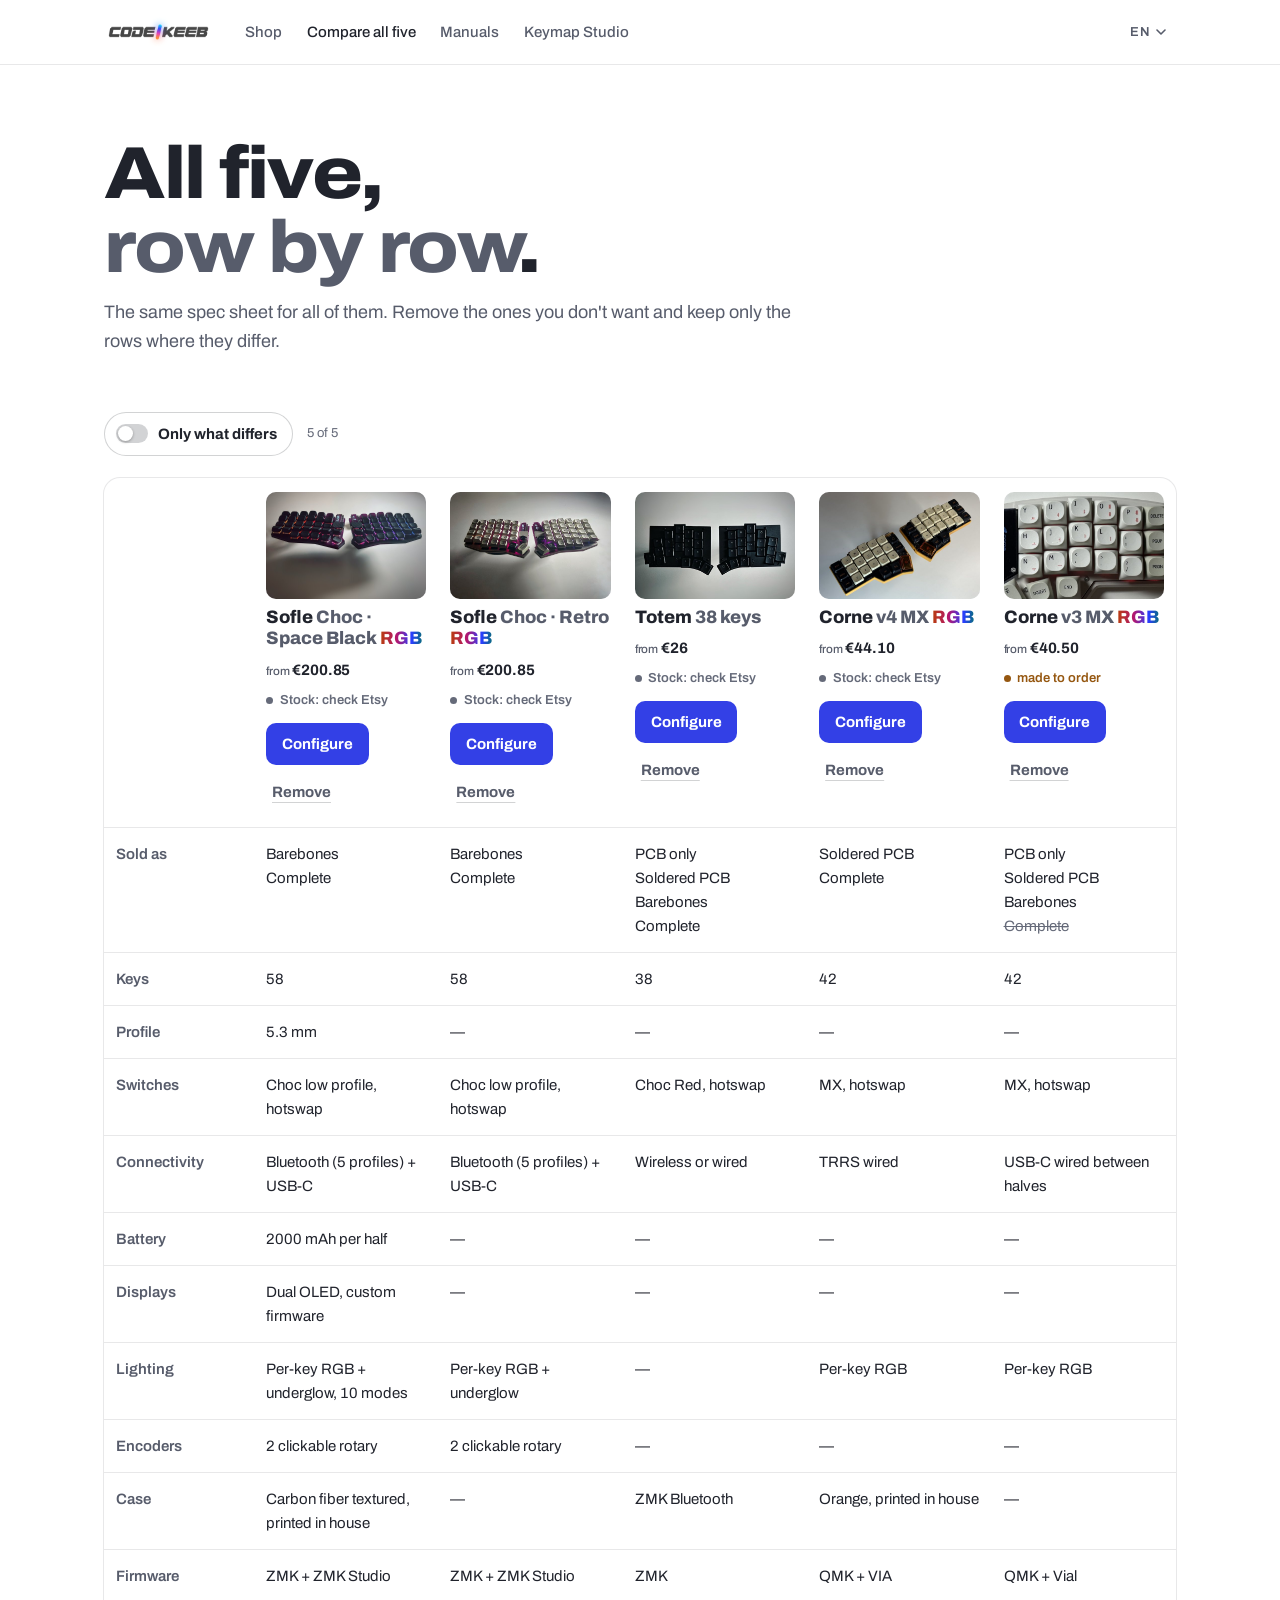
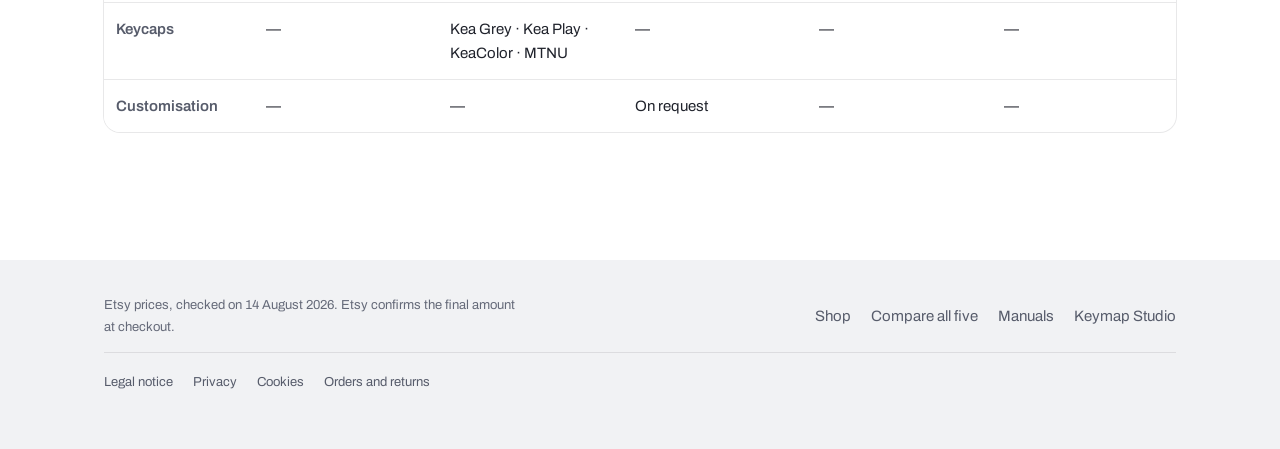
<file: comparar.html>
<!DOCTYPE html>
<html lang="es">
<head>
<meta charset="UTF-8">
<meta name="viewport" content="width=device-width, initial-scale=1.0, viewport-fit=cover">
<title>Comparar los cinco — Codekeeb</title>
<meta name="description" content="La misma ficha técnica para los cinco teclados split de Codekeeb, fila a fila, con las opciones de montaje que vende cada uno.">
<link rel="canonical" href="https://codekeeb.github.io/comparar.html">
<meta property="og:type" content="website">
<meta property="og:site_name" content="Codekeeb">
<meta property="og:title" content="Comparar los cinco — Codekeeb">
<meta property="og:description" content="La misma ficha técnica para los cinco teclados split de Codekeeb, fila a fila.">
<meta property="og:image" content="https://codekeeb.github.io/assets/img/products/sofle-retro.jpg">
<meta name="twitter:card" content="summary_large_image">
<link rel="icon" href="/assets/favicon.ico" sizes="any">
<link rel="icon" type="image/svg+xml" href="/assets/favicon.svg">
<link rel="icon" type="image/png" sizes="32x32" href="/assets/favicon-32.png">
<link rel="icon" type="image/png" sizes="192x192" href="/assets/favicon-192.png">
<link rel="apple-touch-icon" href="/assets/apple-touch-icon.png">
<link rel="manifest" href="/site.webmanifest">
<meta name="theme-color" content="#ffffff">
<!-- Seguridad: la pagina solo carga lo suyo. Si un dia se anade un
     servicio externo, hay que darlo de alta aqui Y en privacidad.html. -->
<meta http-equiv="Content-Security-Policy" content="default-src 'self'; script-src 'self'; style-src 'self' 'unsafe-inline'; img-src 'self' data:; font-src 'self'; connect-src 'self'; object-src 'none'; base-uri 'self'; form-action 'none'">
<meta name="referrer" content="strict-origin-when-cross-origin">
<link rel="preload" href="assets/fonts/archivo-latin.woff2" as="font" type="font/woff2" crossorigin>
<link rel="stylesheet" href="assets/fonts/fuentes.css">
<link rel="stylesheet" href="css/tienda.css">
</head>
<body>
<a class="saltar" href="#contenido" data-t="a11y.saltar">Saltar al contenido</a>

<header class="top">
  <div class="top__in env">
    <a class="marca" href="/" aria-label="Codekeeb">
      <img src="assets/brand/logo-horizontal-dark.png"
           srcset="assets/brand/logo-horizontal-dark.png 1x, assets/brand/logo-horizontal-dark@2x.png 2x"
           width="640" height="224" alt="CODE/KEEB">
    </a>
    <nav class="top__nav" aria-label="Principal" data-t-aria="a11y.principal">
      <a href="/#tienda" data-t="m.tienda">Tienda</a>
      <a class="top__comparar" href="comparar.html" aria-current="page" data-t="d.compare">Comparar</a>
      <a class="nav-manual" href="manual.html" data-t="man.modelos">Manuales</a>
      <a class="top__studio" href="keymap-studio/">Keymap Studio</a>
    </nav>
    <span class="top__sp"></span>
    <div class="idiomas">
      <button class="idiomas__d" data-lang-disparador aria-haspopup="true" aria-expanded="false" aria-label="Idioma" data-t-aria="a11y.idioma">
        <span data-lang-actual>ES</span>
        <svg width="10" height="6" viewBox="0 0 10 6" aria-hidden="true"><path d="M1 1l4 4 4-4" fill="none" stroke="currentColor" stroke-width="1.6" stroke-linecap="round" stroke-linejoin="round"/></svg>
      </button>
      <div class="idiomas__m" data-lang-menu role="menu" hidden>
        <button data-lang-btn="es">Español</button>
        <button data-lang-btn="en">English</button>
      </div>
    </div>
  </div>
</header>

<main class="seccion seccion--suelta" id="contenido">
  <div class="env">
    <div class="cab">
      <h1 class="titular" data-t-html="c.titulo"></h1>
      <p data-t="c.lede"></p>
    </div>

    <div class="mandos">
      <button type="button" class="interruptor" id="soloDif" aria-pressed="false">
        <span class="interruptor__luz" aria-hidden="true"></span><span data-t="c.dif"></span>
      </button>
      <button type="button" class="btn btn--linea" id="todos" data-t="c.todos" hidden></button>
      <span class="cuenta" id="cuenta" aria-live="polite"></span>
    </div>

    <div class="tabla-env"><table class="tabla cmp" id="tabla"></table></div>
    <p class="vacio" id="vacio" hidden></p>
  </div>
</main>

<footer class="pie">
  <div class="pie__in env">
    <p id="notaPrecios"></p>
    <nav aria-label="Pie" data-t-aria="a11y.pie">
      <a href="/#tienda" data-t="m.tienda">Tienda</a>
      <a href="comparar.html" data-t="d.compare">Comparar</a>
      <a href="manual.html" data-t="man.modelos">Manuales</a>
      <a href="keymap-studio/">Keymap Studio</a>
    </nav>
    <nav class="pie__legal" aria-label="Legal">
      <a href="legal.html#aviso" data-t="l.aviso">Aviso legal</a>
      <a href="legal.html#privacidad" data-t="l.privacidad">Privacidad</a>
      <a href="legal.html#cookies" data-t="l.cookies">Cookies</a>
      <a href="legal.html#compras" data-t="l.compras">Compras y devoluciones</a>
    </nav>
  </div>
</footer>

<script src="js/data.js"></script>
<script src="js/i18n.js"></script>
<script src="js/tienda.js"></script>
<script src="js/comparar.js"></script>
</body>
</html>
</file>
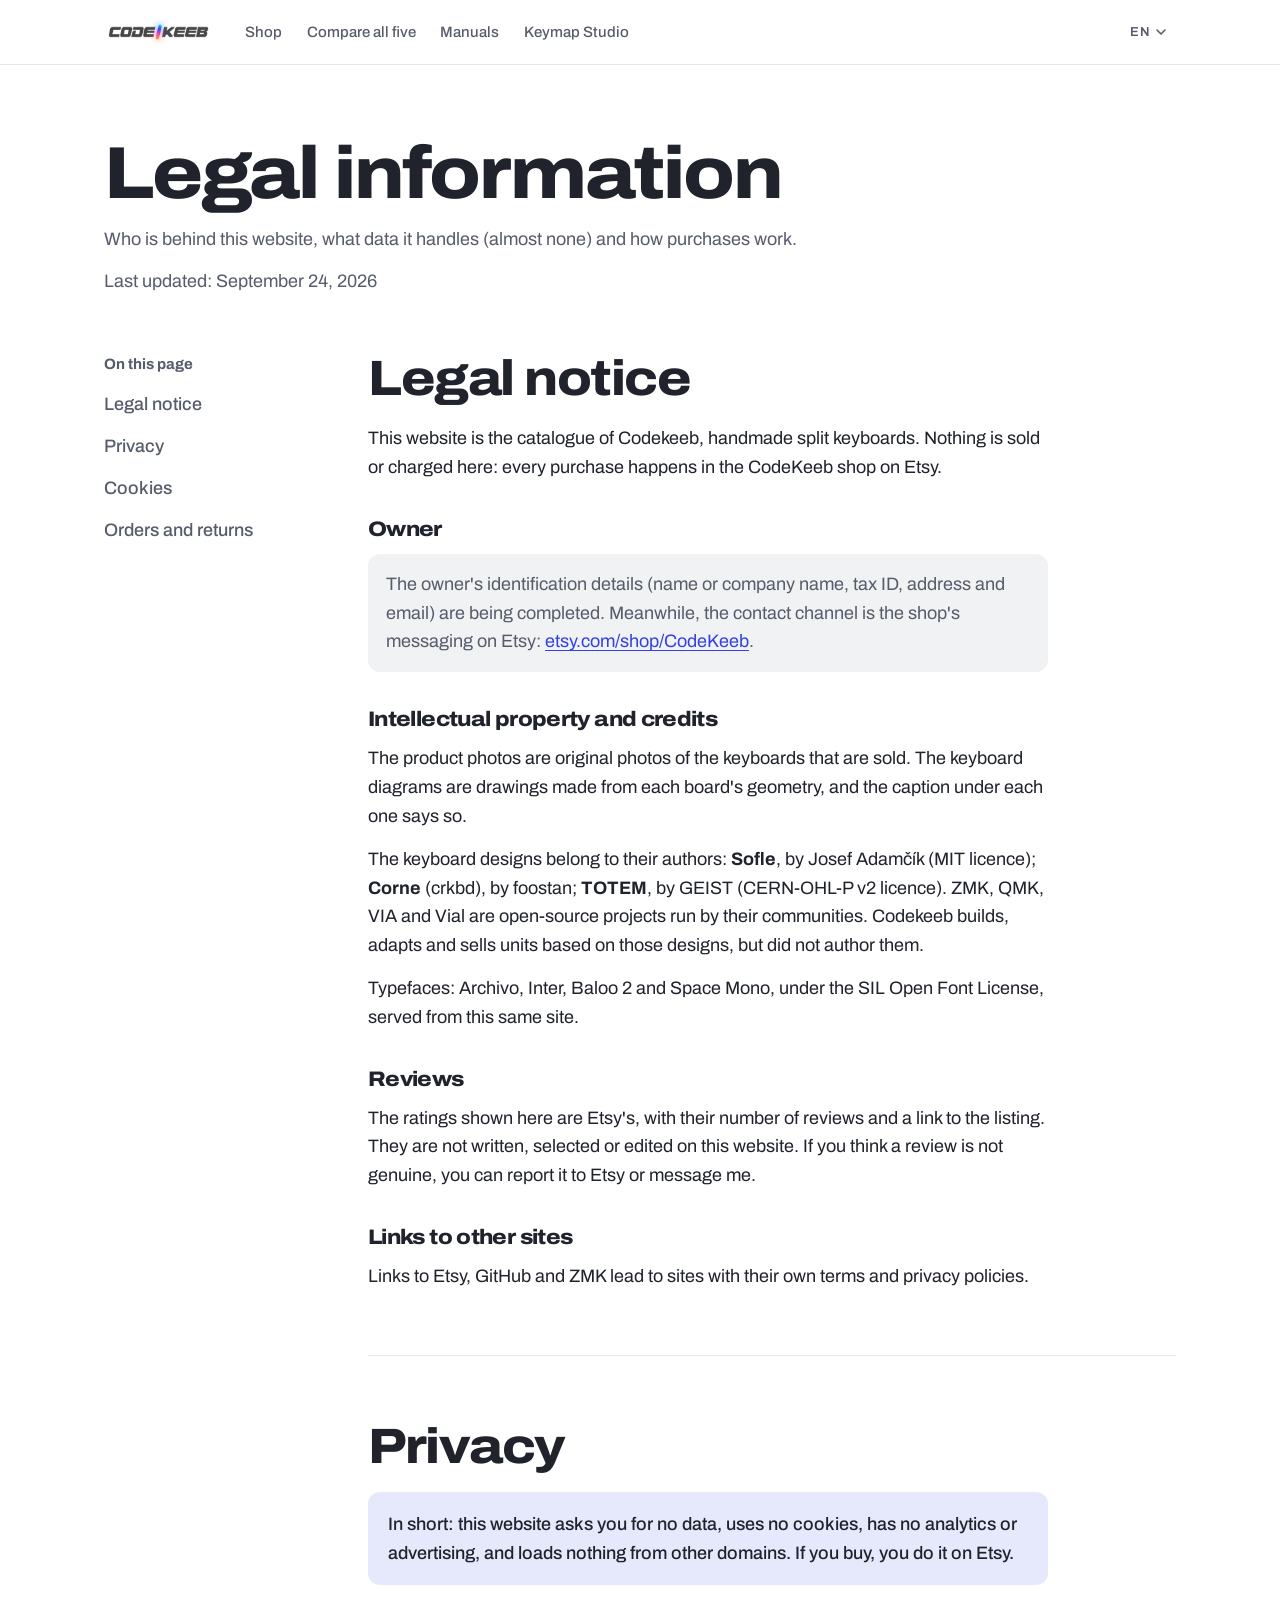
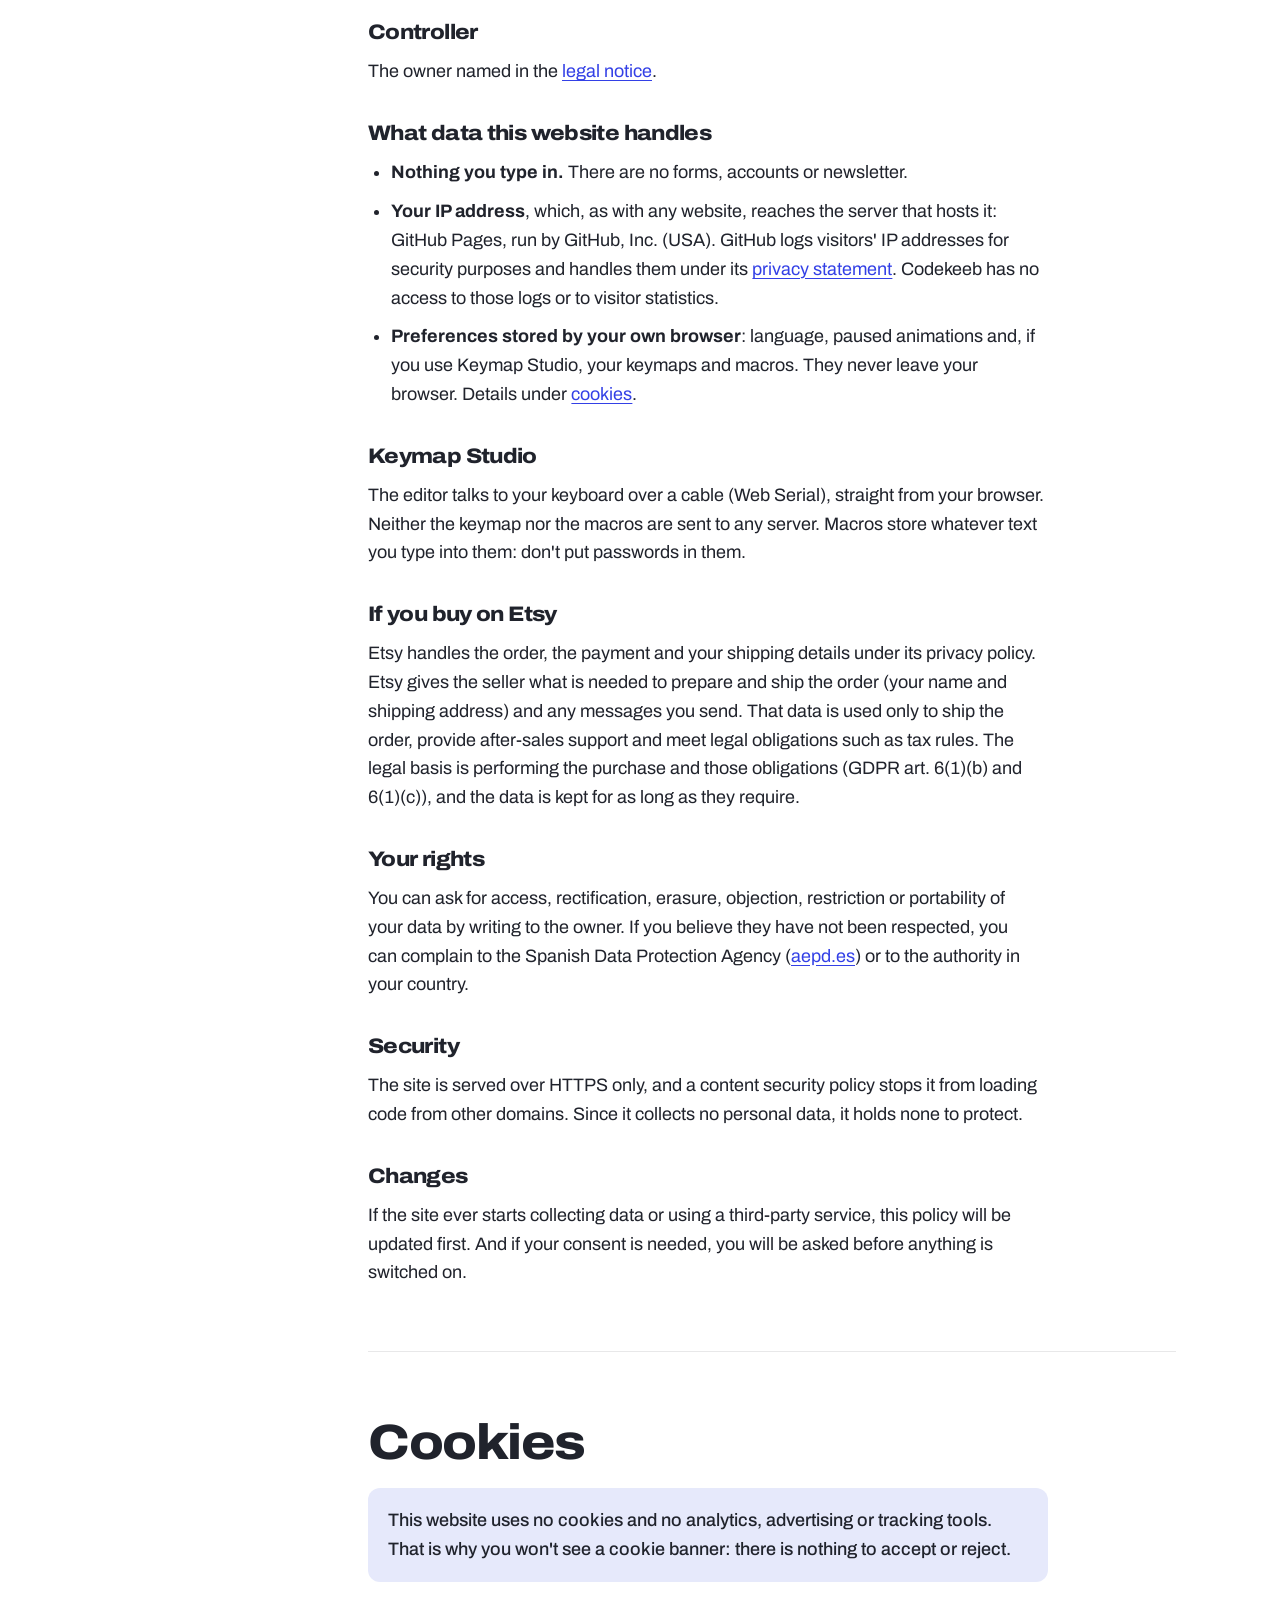
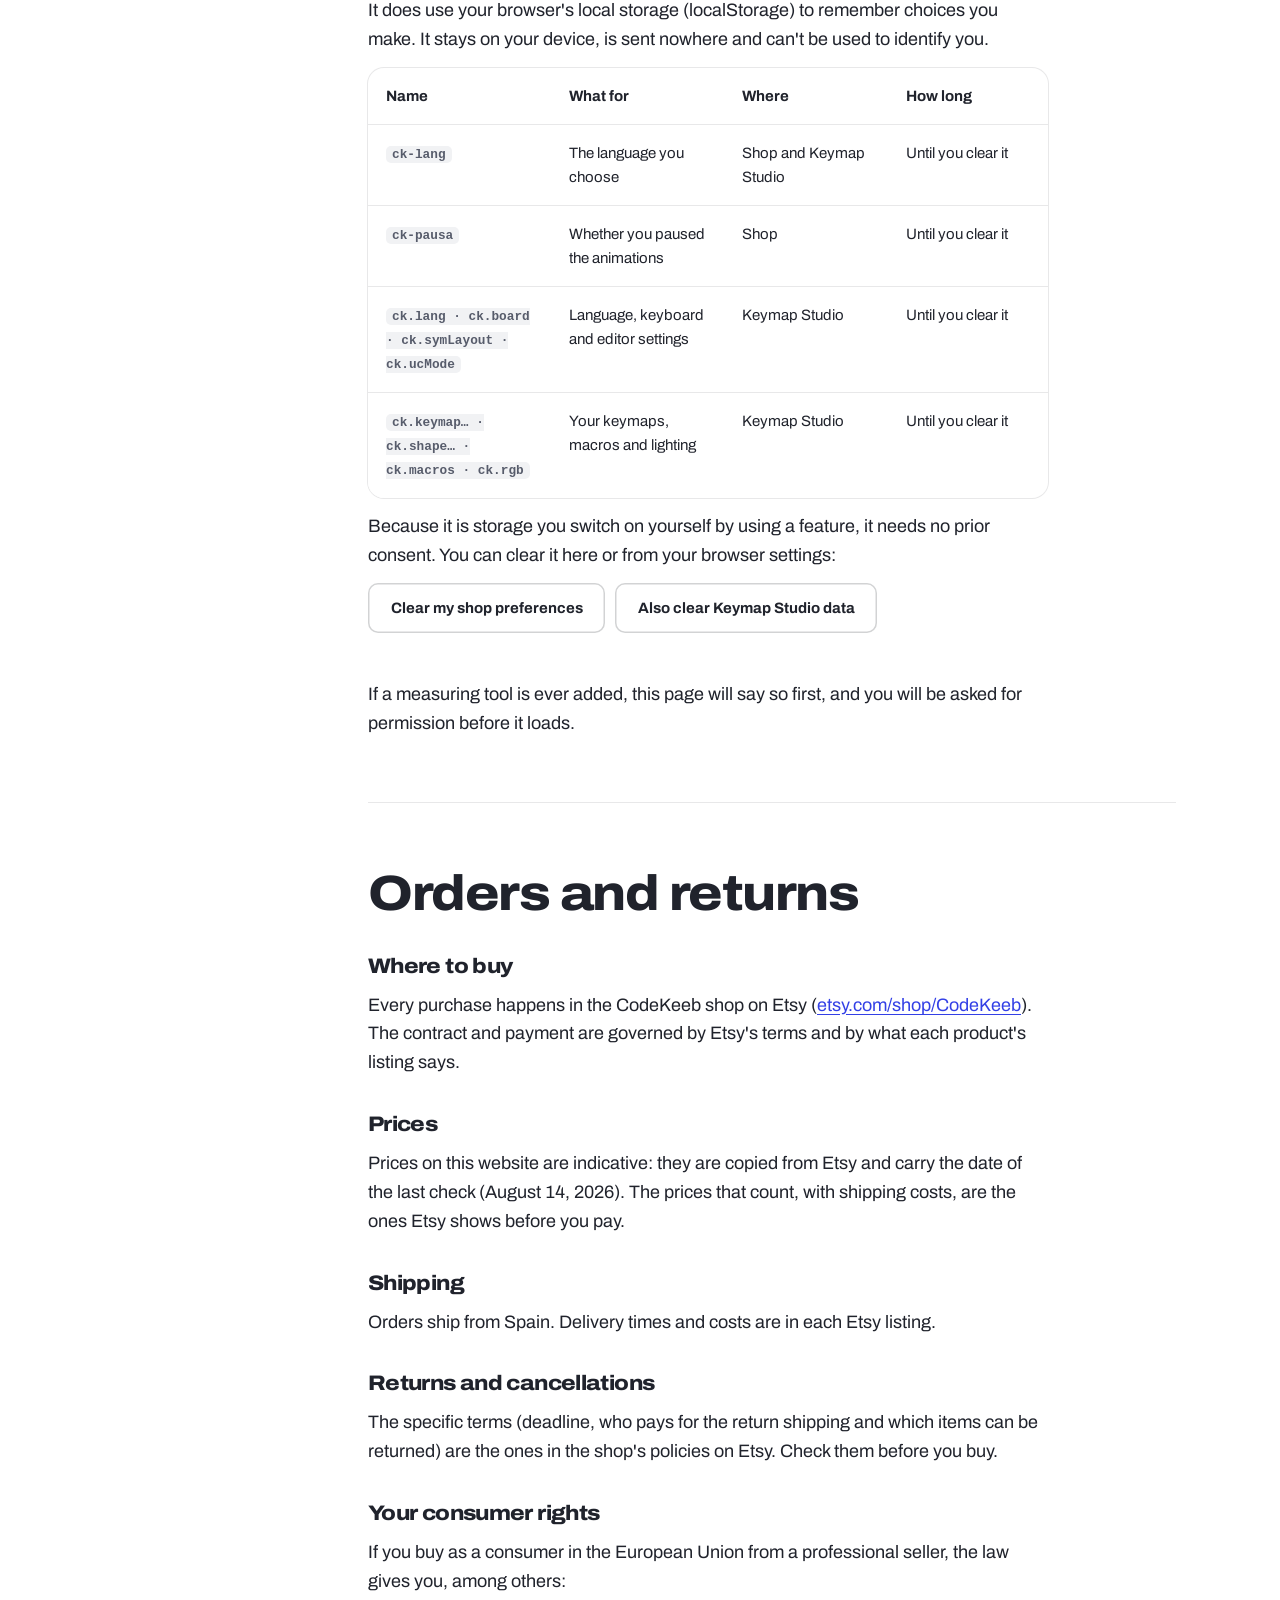
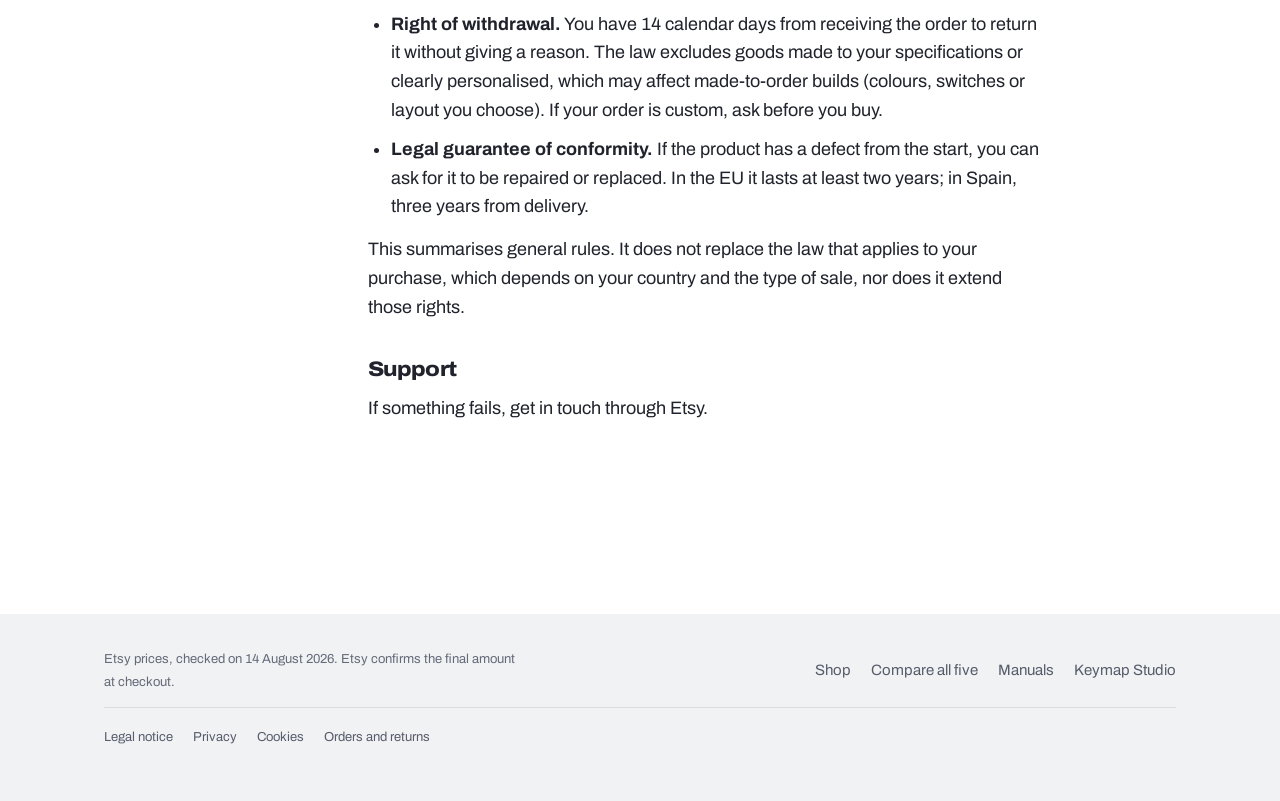
<file: legal.html>
<!DOCTYPE html>
<html lang="es">
<head>
<meta charset="UTF-8">
<meta name="viewport" content="width=device-width, initial-scale=1.0, viewport-fit=cover">
<title>Información legal — Codekeeb</title>
<meta name="description" content="Aviso legal, privacidad, cookies y condiciones de compra de Codekeeb. Esta web no recoge datos, no usa cookies y no carga nada de terceros; las compras se hacen en Etsy.">
<link rel="canonical" href="https://codekeeb.github.io/legal.html">
<meta property="og:type" content="website">
<meta property="og:site_name" content="Codekeeb">
<meta property="og:title" content="Información legal — Codekeeb">
<meta property="og:description" content="Aviso legal, privacidad, cookies y condiciones de compra de Codekeeb.">
<meta property="og:image" content="https://codekeeb.github.io/assets/img/products/sofle-retro.jpg">
<meta name="twitter:card" content="summary_large_image">
<link rel="icon" href="/assets/favicon.ico" sizes="any">
<link rel="icon" type="image/svg+xml" href="/assets/favicon.svg">
<link rel="icon" type="image/png" sizes="32x32" href="/assets/favicon-32.png">
<link rel="icon" type="image/png" sizes="192x192" href="/assets/favicon-192.png">
<link rel="apple-touch-icon" href="/assets/apple-touch-icon.png">
<link rel="manifest" href="/site.webmanifest">
<meta name="theme-color" content="#ffffff">
<!-- Seguridad: la pagina solo carga lo suyo. Si un dia se anade un
     servicio externo, hay que darlo de alta aqui Y en privacidad.html. -->
<meta http-equiv="Content-Security-Policy" content="default-src 'self'; script-src 'self'; style-src 'self' 'unsafe-inline'; img-src 'self' data:; font-src 'self'; connect-src 'self'; object-src 'none'; base-uri 'self'; form-action 'none'">
<meta name="referrer" content="strict-origin-when-cross-origin">
<link rel="preload" href="assets/fonts/archivo-latin.woff2" as="font" type="font/woff2" crossorigin>
<link rel="stylesheet" href="assets/fonts/fuentes.css">
<link rel="stylesheet" href="css/tienda.css">
</head>
<body>
<a class="saltar" href="#contenido" data-t="a11y.saltar">Saltar al contenido</a>

<header class="top">
  <div class="top__in env">
    <a class="marca" href="/" aria-label="Codekeeb">
      <img src="assets/brand/logo-horizontal-dark.png"
           srcset="assets/brand/logo-horizontal-dark.png 1x, assets/brand/logo-horizontal-dark@2x.png 2x"
           width="640" height="224" alt="CODE/KEEB">
    </a>
    <nav class="top__nav" aria-label="Principal" data-t-aria="a11y.principal">
      <a href="/#tienda" data-t="m.tienda">Tienda</a>
      <a class="top__comparar" href="comparar.html" data-t="d.compare">Comparar</a>
      <a class="nav-manual" href="manual.html" data-t="man.modelos">Manuales</a>
      <a class="top__studio" href="keymap-studio/">Keymap Studio</a>
    </nav>
    <span class="top__sp"></span>
    <div class="idiomas">
      <button class="idiomas__d" data-lang-disparador aria-haspopup="true" aria-expanded="false" aria-label="Idioma" data-t-aria="a11y.idioma">
        <span data-lang-actual>ES</span>
        <svg width="10" height="6" viewBox="0 0 10 6" aria-hidden="true"><path d="M1 1l4 4 4-4" fill="none" stroke="currentColor" stroke-width="1.6" stroke-linecap="round" stroke-linejoin="round"/></svg>
      </button>
      <div class="idiomas__m" data-lang-menu role="menu" hidden>
        <button data-lang-btn="es">Español</button>
        <button data-lang-btn="en">English</button>
      </div>
    </div>
  </div>
</header>

<main class="seccion seccion--suelta" id="contenido">
  <div class="env">
    <div class="cab">
      <h1 class="titular" data-t="l.titulo">Información legal</h1>
      <p data-t="l.lede"></p>
      <p class="legal__fecha" id="actualizada"></p>
    </div>
    <div class="legal">
      <nav class="legal__indice" aria-labelledby="h-indice">
        <p id="h-indice" class="legal__indice-t" data-t="l.indice"></p>
        <ul>
          <li><a href="#aviso" data-t="l.aviso"></a></li>
          <li><a href="#privacidad" data-t="l.privacidad"></a></li>
          <li><a href="#cookies" data-t="l.cookies"></a></li>
          <li><a href="#compras" data-t="l.compras"></a></li>
        </ul>
      </nav>
      <div class="legal__texto">
      <section class="legal__sec" id="aviso" aria-labelledby="h-aviso">
        <h2 id="h-aviso" data-t="l.aviso"></h2>
        <div class="legal__cuerpo"></div>
      </section>
      <section class="legal__sec" id="privacidad" aria-labelledby="h-privacidad">
        <h2 id="h-privacidad" data-t="l.privacidad"></h2>
        <div class="legal__cuerpo"></div>
      </section>
      <section class="legal__sec" id="cookies" aria-labelledby="h-cookies">
        <h2 id="h-cookies" data-t="l.cookies"></h2>
        <div class="legal__cuerpo"></div>
      </section>
      <section class="legal__sec" id="compras" aria-labelledby="h-compras">
        <h2 id="h-compras" data-t="l.compras"></h2>
        <div class="legal__cuerpo"></div>
      </section>
      </div>
    </div>
  </div>
</main>

<footer class="pie">
  <div class="pie__in env">
    <p id="notaPrecios"></p>
    <nav aria-label="Pie" data-t-aria="a11y.pie">
      <a href="/#tienda" data-t="m.tienda">Tienda</a>
      <a href="comparar.html" data-t="d.compare">Comparar</a>
      <a href="manual.html" data-t="man.modelos">Manuales</a>
      <a href="keymap-studio/">Keymap Studio</a>
    </nav>
    <nav class="pie__legal" aria-label="Legal">
      <a href="legal.html#aviso" data-t="l.aviso">Aviso legal</a>
      <a href="legal.html#privacidad" data-t="l.privacidad">Privacidad</a>
      <a href="legal.html#cookies" data-t="l.cookies">Cookies</a>
      <a href="legal.html#compras" data-t="l.compras">Compras y devoluciones</a>
    </nav>
  </div>
</footer>

<script src="js/data.js"></script>
<script src="js/i18n.js"></script>
<script src="js/tienda.js"></script>
<script src="js/legal-textos.js"></script>
<script src="js/legal.js"></script>
</body>
</html>
</file>
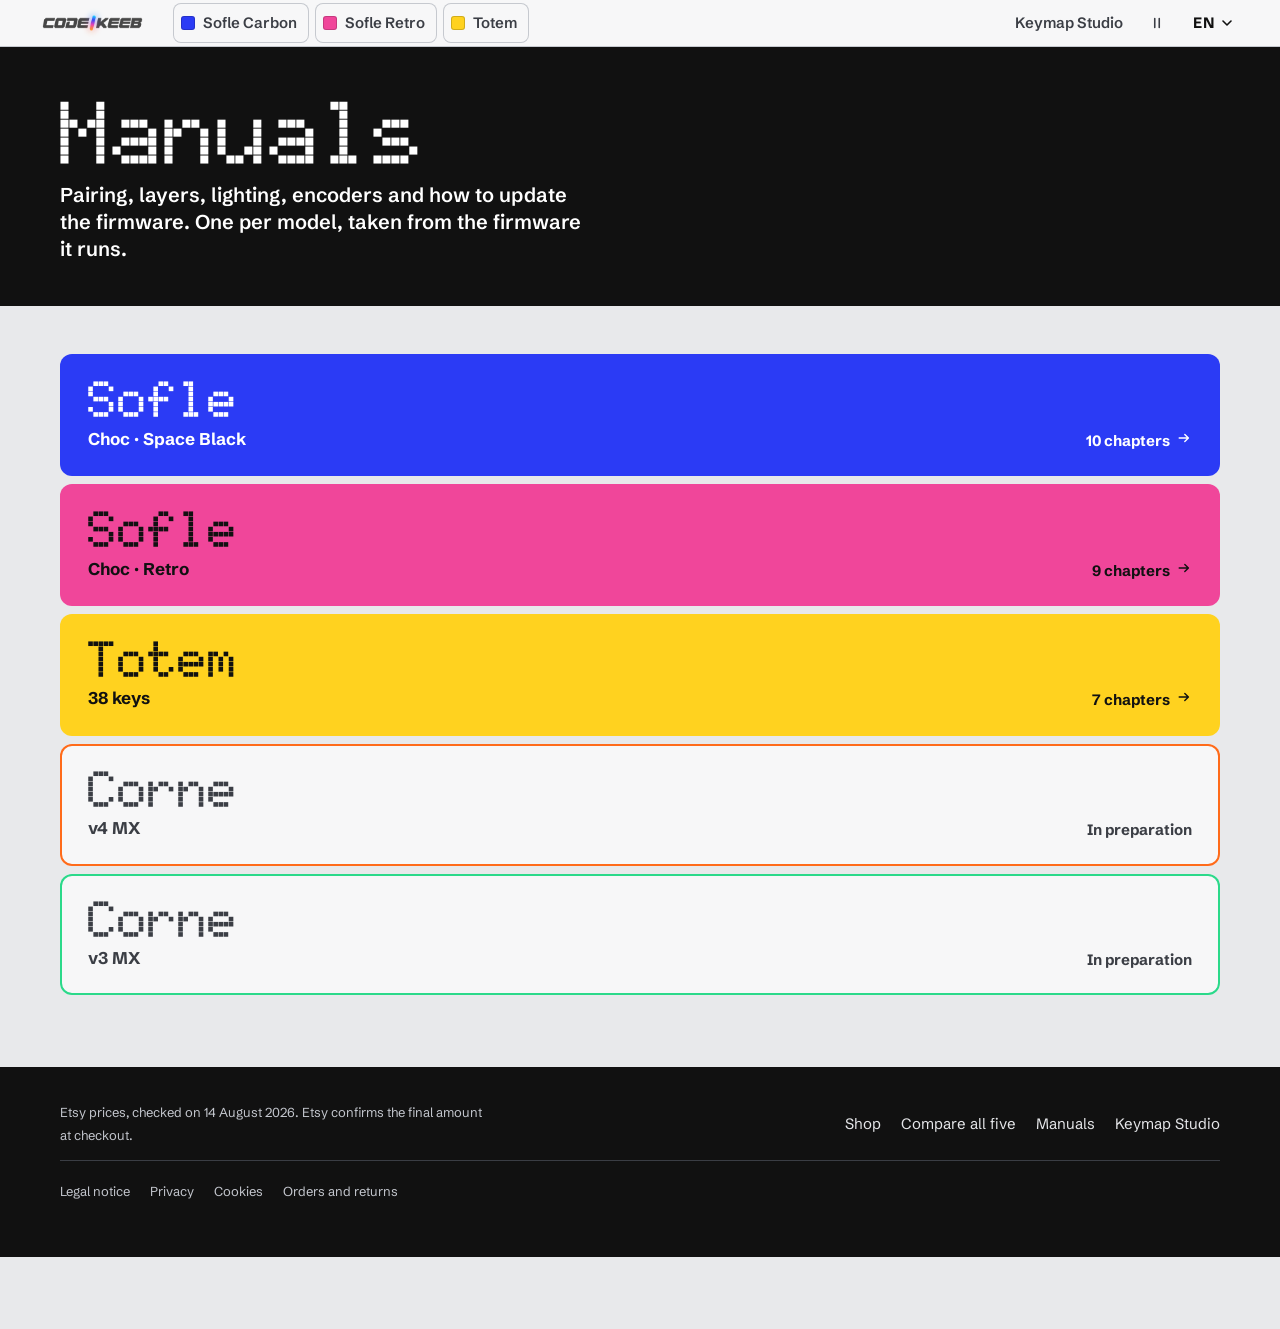
<file: manual.html>
<!DOCTYPE html>
<html lang="es">
<head>
<meta charset="UTF-8">
<meta name="viewport" content="width=device-width, initial-scale=1.0, viewport-fit=cover">
<title>Manual — Codekeeb</title>
<meta name="description" content="Manual de uso de cada teclado Codekeeb: capas, Bluetooth, luz, cambiar las teclas y actualizar el firmware.">
<meta property="og:type" content="article">
<meta property="og:site_name" content="Codekeeb">
<meta property="og:title" content="Manual — Codekeeb">
<meta property="og:description" content="Manual de uso de cada teclado Codekeeb: capas, Bluetooth, luz, cambiar las teclas y actualizar el firmware.">
<meta property="og:image" content="https://codekeeb.github.io/assets/img/products/sofle-retro.jpg">
<meta name="twitter:card" content="summary_large_image">
<link rel="icon" href="/assets/favicon.ico" sizes="any">
<link rel="icon" type="image/svg+xml" href="/assets/favicon.svg">
<link rel="icon" type="image/png" sizes="32x32" href="/assets/favicon-32.png">
<link rel="icon" type="image/png" sizes="192x192" href="/assets/favicon-192.png">
<link rel="apple-touch-icon" href="/assets/apple-touch-icon.png">
<link rel="manifest" href="/site.webmanifest">
<meta name="theme-color" content="#ffffff">
<!-- Seguridad: la pagina solo carga lo suyo. Si un dia se anade un
     servicio externo, hay que darlo de alta aqui Y en privacidad.html. -->
<meta http-equiv="Content-Security-Policy" content="default-src 'self'; script-src 'self'; style-src 'self' 'unsafe-inline'; img-src 'self' data:; font-src 'self'; connect-src 'self'; object-src 'none'; base-uri 'self'; form-action 'none'">
<meta name="referrer" content="strict-origin-when-cross-origin">
<link rel="preload" href="assets/fonts/schibstedgrotesk-latin.woff2" as="font" type="font/woff2" crossorigin>
<link rel="preload" href="assets/fonts/doto-latin.woff2" as="font" type="font/woff2" crossorigin>
<link rel="stylesheet" href="assets/fonts/fuentes.css">
<link rel="stylesheet" href="css/aparato.css">
</head>
<body>
<a class="saltar" href="#pagina" data-t="a11y.saltar">Saltar al contenido</a>

<!-- La misma barra que la ficha, pero la tira solo lleva los modelos que
     tienen manual. -->
<header class="f-top">
  <a class="f-marca" href="/" aria-label="Codekeeb">
    <img src="assets/brand/logo-horizontal-dark.png"
         srcset="assets/brand/logo-horizontal-dark.png 1x, assets/brand/logo-horizontal-dark@2x.png 2x"
         width="640" height="224" alt="CODE/KEEB">
  </a>
  <nav class="f-modelos" aria-label="Manuales"><ul id="modelos"></ul></nav>
  <div class="f-ajustes">
    <a class="f-studio" href="keymap-studio/">Keymap Studio</a>
    <button type="button" class="f-pausa" data-pausa hidden></button>
    <div class="idiomas">
      <button class="idiomas__d" data-lang-disparador aria-haspopup="true" aria-expanded="false" aria-label="Idioma" data-t-aria="a11y.idioma">
        <span data-lang-actual>ES</span>
        <svg width="10" height="6" viewBox="0 0 10 6" aria-hidden="true"><path d="M1 1l4 4 4-4" fill="none" stroke="currentColor" stroke-width="1.6" stroke-linecap="round" stroke-linejoin="round"/></svg>
      </button>
      <div class="idiomas__m" data-lang-menu role="menu" hidden>
        <button data-lang-btn="es">Español</button>
        <button data-lang-btn="en">English</button>
      </div>
    </div>
  </div>
</header>

<main id="pagina"></main>

<footer class="f-pie">
  <div class="f-in f-pie__in">
    <p id="notaPrecios"></p>
    <nav aria-label="Pie" data-t-aria="a11y.pie">
      <a href="/#tienda" data-t="m.tienda">Tienda</a>
      <a href="comparar.html" data-t="d.compare">Comparar</a>
      <a href="manual.html" data-t="man.modelos">Manuales</a>
      <a href="keymap-studio/">Keymap Studio</a>
    </nav>
    <nav class="f-pie__legal" aria-label="Legal">
      <a href="legal.html#aviso" data-t="l.aviso">Aviso legal</a>
      <a href="legal.html#privacidad" data-t="l.privacidad">Privacidad</a>
      <a href="legal.html#cookies" data-t="l.cookies">Cookies</a>
      <a href="legal.html#compras" data-t="l.compras">Compras y devoluciones</a>
    </nav>
  </div>
</footer>

<script src="js/data.js"></script>
<script src="js/i18n.js"></script>
<script src="js/tienda.js"></script>
<script src="js/manuales.js"></script>
<script src="js/manual.js"></script>
</body>
</html>
</file>
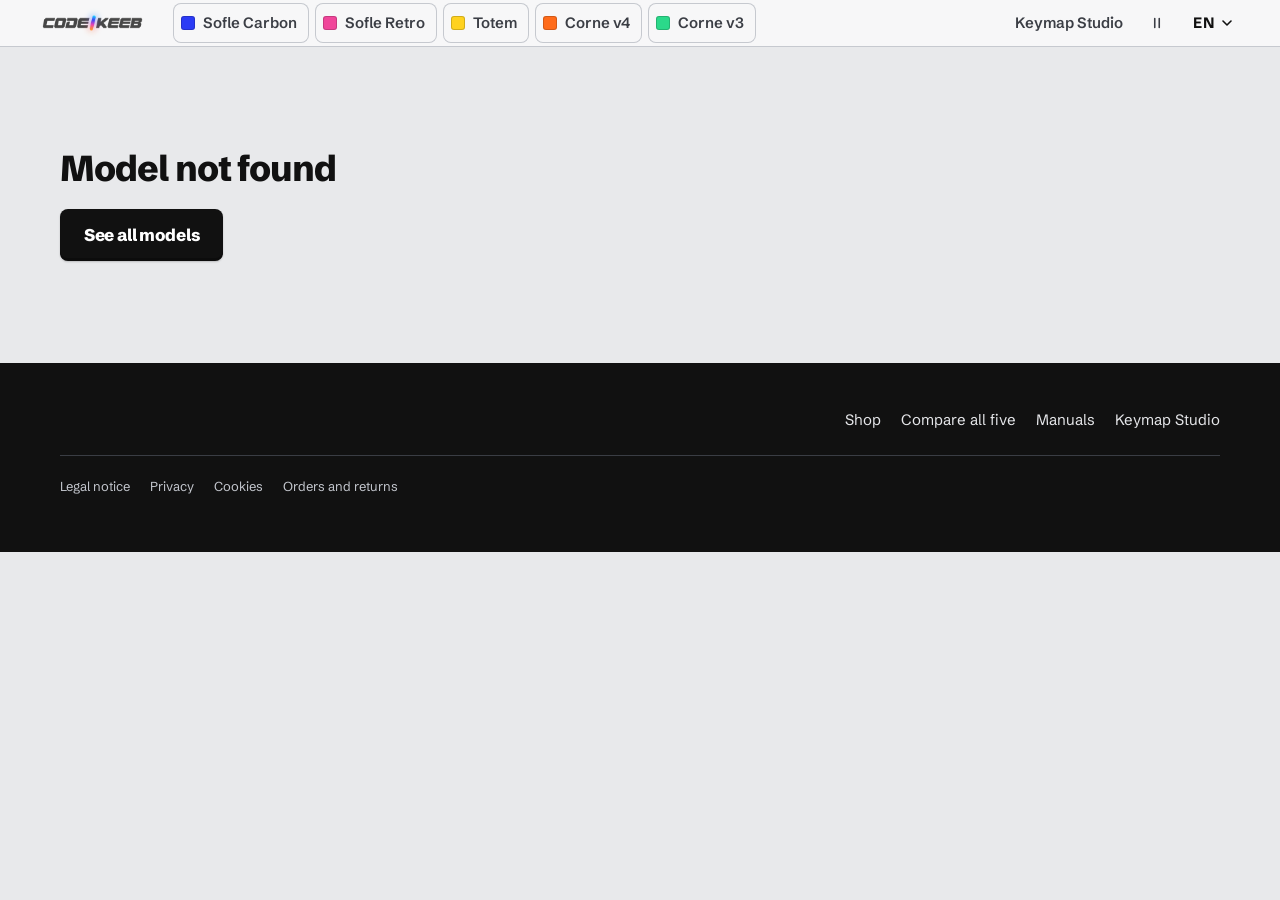
<file: modelo.html>
<!DOCTYPE html>
<html lang="es">
<head>
<meta charset="UTF-8">
<meta name="viewport" content="width=device-width, initial-scale=1.0, viewport-fit=cover">
<title>Codekeeb — Teclados split ergonómicos hechos a mano</title>
<meta name="description" content="Teclado split ergonómico montado y probado a mano. Configúralo, mira qué incluye cada opción y compáralo con los otros modelos.">
<meta property="og:type" content="product">
<meta property="og:site_name" content="Codekeeb">
<meta property="og:title" content="Codekeeb — Teclados split ergonómicos hechos a mano">
<meta property="og:description" content="Teclado split ergonómico montado y probado a mano. Configúralo, mira qué incluye cada opción y compáralo con los otros modelos.">
<meta property="og:image" content="https://codekeeb.github.io/assets/img/products/sofle-retro.jpg">
<meta name="twitter:card" content="summary_large_image">
<link rel="icon" href="/assets/favicon.ico" sizes="any">
<link rel="icon" type="image/svg+xml" href="/assets/favicon.svg">
<link rel="icon" type="image/png" sizes="32x32" href="/assets/favicon-32.png">
<link rel="icon" type="image/png" sizes="192x192" href="/assets/favicon-192.png">
<link rel="apple-touch-icon" href="/assets/apple-touch-icon.png">
<link rel="manifest" href="/site.webmanifest">
<meta name="theme-color" content="#ffffff">
<!-- Seguridad: la pagina solo carga lo suyo. Si un dia se anade un
     servicio externo, hay que darlo de alta aqui Y en privacidad.html. -->
<meta http-equiv="Content-Security-Policy" content="default-src 'self'; script-src 'self'; style-src 'self' 'unsafe-inline'; img-src 'self' data:; font-src 'self'; connect-src 'self'; object-src 'none'; base-uri 'self'; form-action 'none'">
<meta name="referrer" content="strict-origin-when-cross-origin">
<link rel="preload" href="assets/fonts/schibstedgrotesk-latin.woff2" as="font" type="font/woff2" crossorigin>
<link rel="preload" href="assets/fonts/doto-latin.woff2" as="font" type="font/woff2" crossorigin>
<link rel="stylesheet" href="assets/fonts/fuentes.css">
<link rel="stylesheet" href="css/aparato.css">
</head>
<body>
<a class="saltar" href="#pagina" data-t="a11y.saltar">Saltar al contenido</a>

<!-- Una sola barra: la marca, los cinco modelos como fichas de color (el que
     miras, relleno) y los ajustes. Sustituye a las tres barras apiladas de
     antes, que se comian 250 px antes de ver el teclado. -->
<header class="f-top">
  <a class="f-marca" href="/" aria-label="Codekeeb">
    <img src="assets/brand/logo-horizontal-dark.png"
         srcset="assets/brand/logo-horizontal-dark.png 1x, assets/brand/logo-horizontal-dark@2x.png 2x"
         width="640" height="224" alt="CODE/KEEB">
  </a>
  <nav class="f-modelos" aria-label="Modelos" data-t-aria="nav.models"><ul id="modelos"></ul></nav>
  <div class="f-ajustes">
    <a class="f-studio" href="keymap-studio/">Keymap Studio</a>
    <button type="button" class="f-pausa" data-pausa hidden></button>
    <div class="idiomas">
      <button class="idiomas__d" data-lang-disparador aria-haspopup="true" aria-expanded="false" aria-label="Idioma" data-t-aria="a11y.idioma">
        <span data-lang-actual>ES</span>
        <svg width="10" height="6" viewBox="0 0 10 6" aria-hidden="true"><path d="M1 1l4 4 4-4" fill="none" stroke="currentColor" stroke-width="1.6" stroke-linecap="round" stroke-linejoin="round"/></svg>
      </button>
      <div class="idiomas__m" data-lang-menu role="menu" hidden>
        <button data-lang-btn="es">Español</button>
        <button data-lang-btn="en">English</button>
      </div>
    </div>
  </div>
</header>

<main id="pagina">

  <!-- La placa del aparato: el color del modelo a sangre, su nombre como
       etiqueta, sus cuatro datos y la pantalla con el precio. -->
  <section class="f-placa" id="que" aria-labelledby="nombre">
    <div class="f-placa__in">
      <div class="f-placa__texto">
        <h1 class="f-nombre" id="nombre"></h1>
        <p class="f-rasgo" id="rasgo"></p>
        <p class="f-desc" id="desc"></p>
        <ul class="f-lecturas" id="lecturas"></ul>
        <div class="f-compra">
          <div class="f-pantalla" id="precioCab"></div>
          <a class="f-tecla f-tecla--placa" href="#configura" data-t="p2.configurar"></a>
        </div>
        <p class="f-estado" id="estado"></p>
        <p class="f-manual" id="manual" hidden><a class="f-enlace" data-t="man.enlace"></a></p>
      </div>
      <div class="f-ventana">
        <div class="f-ventana__foto" id="foto"></div>
        <div class="f-miniaturas" id="miniaturas"></div>
      </div>
    </div>
  </section>

  <!-- El configurador: modulos numerados (el orden es el de la compra) con
       teclas de aparato; el resumen y la pantalla del total, al lado. -->
  <section class="f-seccion f-config" id="configura" aria-labelledby="h-config">
    <div class="f-in">
      <h2 class="f-h2" id="h-config"></h2>
      <p class="f-lede" data-t="e.configuraP"></p>
      <form class="f-config__rejilla" id="config">
        <div class="f-modulos">
          <fieldset class="f-modulo">
            <legend><span class="f-num">01</span><span data-t="m.nivel"></span></legend>
            <div class="f-opciones" id="niveles"></div>
          </fieldset>
          <fieldset class="f-modulo" id="pasoKeycaps" hidden>
            <legend><span class="f-num">02</span><span data-t="m.keycaps"></span></legend>
            <div class="f-opciones" id="keycaps"></div>
          </fieldset>
          <div class="f-modulo">
            <p class="f-modulo__t"><span class="f-num" id="numSw">02</span><span data-t="m.switches"></span></p>
            <div id="switches"></div>
          </div>
        </div>
        <div class="f-resumen" id="incluye">
          <h3 data-t="e.incluyeT"></h3>
          <ul class="f-incluye" id="incluyeLista"></ul>
          <div class="f-pantalla f-pantalla--total">
            <span class="f-pantalla__et" data-t="m.total"></span>
            <span class="f-pantalla__cifra" id="total"></span>
            <small id="totalNota" hidden></small>
          </div>
          <a class="f-tecla f-tecla--modelo" id="comprar" target="_blank" rel="noopener"><span data-t="m.comprar"></span><span id="icExt"></span></a>
          <p class="f-nota"><span data-t="m.notaEtsy"></span> <span id="fecha"></span></p>
        </div>
      </form>
    </div>
  </section>

  <!-- Lo que hace su firmware, en pantallas de verdad: solo sale lo que la
       ficha del modelo declara. -->
  <section class="f-seccion f-firmware" id="firmware" aria-labelledby="h-firmware" hidden>
    <div class="f-in">
      <h2 class="f-h2" id="h-firmware" data-t="f.firmwareT"></h2>
      <div class="f-aparatos">
        <article class="f-aparato f-aparato--luz" id="p-luz" hidden>
          <h3 data-t-html="p.rgbTitle"></h3>
          <div class="f-aparato__pantalla"><div class="kb" id="kb"></div></div>
          <div class="modos" id="modos" role="group" aria-label="Modos de luz" data-t-aria="p3.modosLuz"></div>
          <p id="fxTexto"></p>
          <p class="f-nota" data-t="p.rgbReal"></p>
        </article>
        <article class="f-aparato f-aparato--oled" id="p-oled" hidden>
          <h3 data-t-html="p.oledTitle"></h3>
          <div class="oleds">
            <figure class="oled"><div class="oled__marco"><canvas id="oledIzq" width="32" height="128" aria-hidden="true"></canvas></div><figcaption data-t="p.oledIzq"></figcaption></figure>
            <figure class="oled"><div class="oled__marco"><canvas id="oledDer" width="32" height="128" aria-hidden="true"></canvas></div><figcaption data-t="p.oledDer"></figcaption></figure>
          </div>
          <p class="f-nota" data-t="p.oledReal"></p>
        </article>
        <article class="f-aparato f-aparato--studio" id="p-studio" hidden>
          <h3>Keymap Studio</h3>
          <p data-t="f.studioP"></p>
          <a class="f-tecla f-tecla--tinta" href="keymap-studio/" data-t="f.studioA"></a>
        </article>
      </div>
    </div>
  </section>

  <!-- La ficha como hoja de datos: parametro y valor, sin adornos. -->
  <section class="f-seccion" id="ficha" aria-labelledby="h-ficha">
    <div class="f-in">
      <h2 class="f-h2" id="h-ficha" data-t="e.fichaT"></h2>
      <div class="f-hoja">
        <table class="f-datos">
          <thead><tr><th scope="col" data-t="f.parametro"></th><th scope="col" data-t="f.valor"></th></tr></thead>
          <tbody id="fichaLista"></tbody>
          <tbody id="compLista"></tbody>
        </table>
      </div>
    </div>
  </section>

  <section class="f-seccion f-seccion--gris" id="comparar" aria-labelledby="h-comparar">
    <div class="f-in">
      <h2 class="f-h2" id="h-comparar" data-t="m.sComparT"></h2>
      <p class="f-lede" data-t="m.sComparP"></p>
      <div class="tabla-env" tabindex="0" role="region" aria-labelledby="h-comparar"><table class="tabla" id="comparativa"></table></div>
      <p><a class="f-enlace" href="comparar.html"><span data-t="m.verComparador"></span><span class="ic-flecha"></span></a></p>
    </div>
  </section>

  <section class="f-seccion" aria-labelledby="h-conf">
    <div class="f-in">
      <h2 class="f-h2" id="h-conf" data-t="m.sEnvio"></h2>
      <ul class="confianza" id="confianza"></ul>
    </div>
  </section>
</main>

<footer class="f-pie">
  <div class="f-in f-pie__in">
    <p id="notaPrecios"></p>
    <nav aria-label="Pie" data-t-aria="a11y.pie">
      <a href="/#tienda" data-t="m.tienda">Tienda</a>
      <a href="comparar.html" data-t="d.compare">Comparar</a>
      <a href="manual.html" data-t="man.modelos">Manuales</a>
      <a href="keymap-studio/">Keymap Studio</a>
    </nav>
    <nav class="f-pie__legal" aria-label="Legal">
      <a href="legal.html#aviso" data-t="l.aviso">Aviso legal</a>
      <a href="legal.html#privacidad" data-t="l.privacidad">Privacidad</a>
      <a href="legal.html#cookies" data-t="l.cookies">Cookies</a>
      <a href="legal.html#compras" data-t="l.compras">Compras y devoluciones</a>
    </nav>
  </div>
</footer>

<!-- Barra de compra: aparece cuando la placa ya no se ve. -->
<div class="f-barra" id="cbarra" inert>
  <div class="f-barra__in">
    <span class="f-barra__nombre" id="cbNombre"></span>
    <span class="f-barra__precio" id="cbTotal"></span>
    <a class="f-tecla f-tecla--modelo" id="cbComprar" target="_blank" rel="noopener" data-t="m.comprar"></a>
  </div>
</div>

<script src="js/data.js"></script>
<script src="js/i18n.js"></script>
<script src="js/tienda.js"></script>
<script src="js/geometria.js"></script>
<script src="js/sofle-led.js"></script>
<script src="js/rgb.js"></script>
<script src="js/oled-datos.js"></script>
<script src="js/oled.js"></script>
<script src="js/modelo.js"></script>
</body>
</html>
</file>
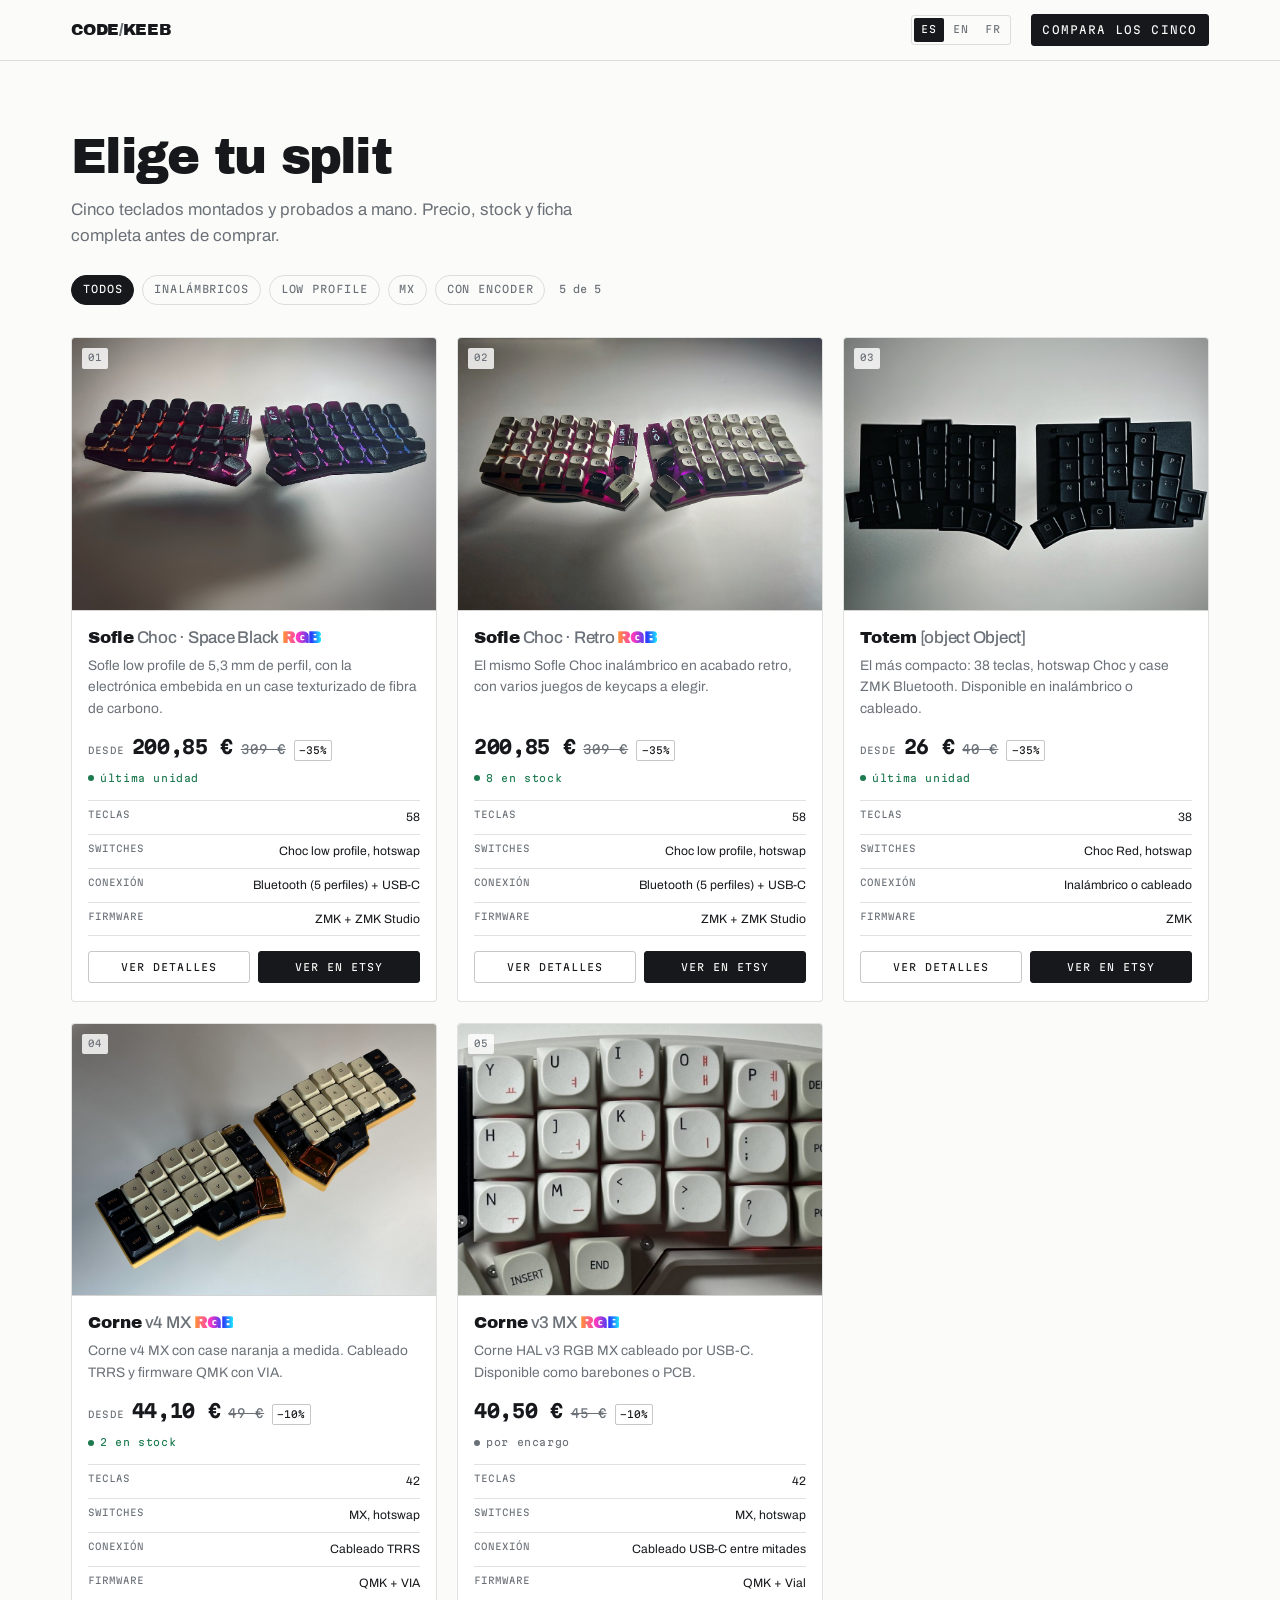
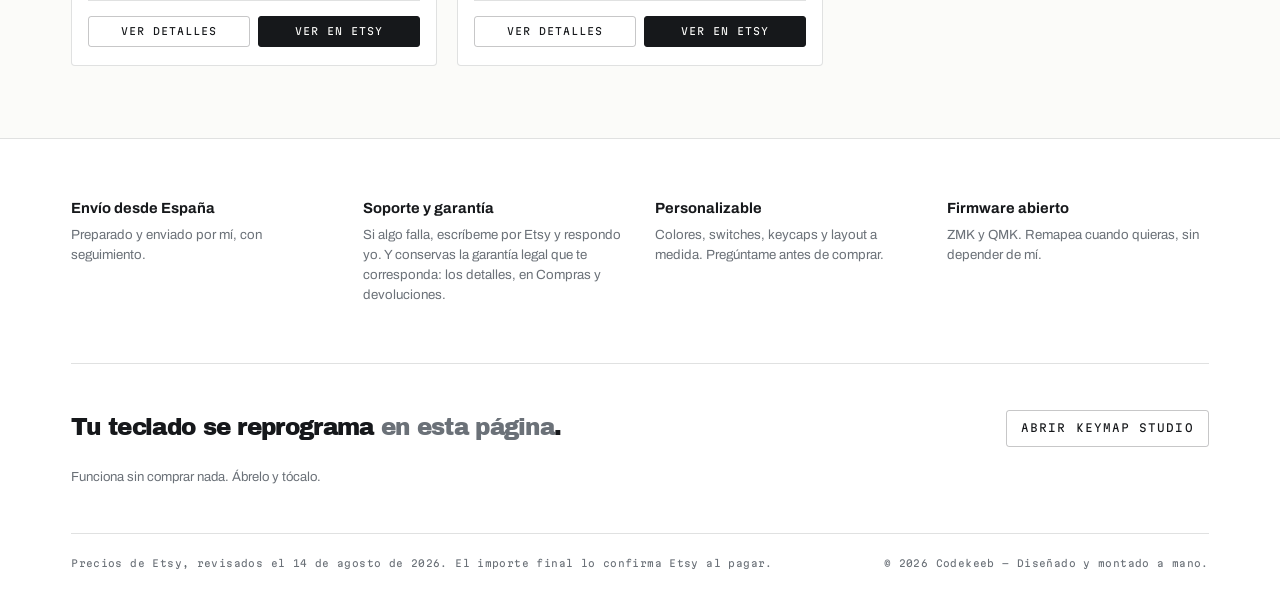
<file: direcciones/a.html>
<!DOCTYPE html>
<html lang="es">
<head>
<meta charset="UTF-8">
<meta name="viewport" content="width=device-width, initial-scale=1.0">
<title>Codekeeb · Dirección A — El catálogo es la portada</title>
<meta name="robots" content="noindex">
<link rel="preconnect" href="https://fonts.googleapis.com">
<link rel="preconnect" href="https://fonts.gstatic.com" crossorigin>
<link href="https://fonts.googleapis.com/css2?family=Archivo:wght@400;500;600;700&family=Archivo+Black&family=Martian+Mono:wght@400;600;700&display=swap" rel="stylesheet">
<link rel="stylesheet" href="a.css">
</head>
<body>

<header class="top">
  <div class="top__in envoltura">
    <a class="marca" href="index.html">CODE<i>/</i>KEEB</a>
    <span class="top__sp"></span>
    <div class="idiomas" role="group" aria-label="Idioma">
      <button data-lang-btn="es">ES</button>
      <button data-lang-btn="en">EN</button>
      <button data-lang-btn="fr">FR</button>
    </div>
    <a class="btn btn--solido" href="b.html"><span data-t="d.compare">Compara los cinco</span></a>
  </div>
</header>

<main>
  <!-- Primera pantalla: titulo, una linea de contexto y los filtros.
       No hay heroe de producto: el primer objeto que ves es la rejilla. -->
  <section class="entrada envoltura">
    <h1 class="entra entra--titulo" data-t="d.choose">Elige tu split</h1>
    <p class="entra entra--texto" style="--d:1" data-t="d.lede"></p>
    <div class="filtros entra entra--texto" style="--d:2" id="filtros" role="group"></div>
  </section>

  <section class="envoltura">
    <div class="rejilla" id="rejilla"></div>
  </section>
</main>

<footer class="cierre">
  <div class="envoltura">
    <div class="confianza" id="confianza"></div>
  </div>
  <div class="envoltura">
    <div class="herramienta">
      <h2 data-t-html="studio.title"></h2>
      <a class="btn btn--linea" href="../keymap-studio/" data-t="studio.cta"></a>
      <p data-t="studio.note"></p>
    </div>
  </div>
  <div class="envoltura">
    <div class="pie">
      <p class="nota" id="nota"></p>
      <p data-t="footer.copy"></p>
    </div>
  </div>
</footer>

<script src="../js/data.js"></script>
<script src="../js/i18n.js"></script>
<script src="comun.js"></script>
<script>
(() => {
  const $ = s => document.querySelector(s);
  let filtro = "all";

  const FILTROS = [["all","d.all"],["wireless","d.wireless"],["low","d.low"],["mx","d.mx"],["encoder","d.encoder"]];

  /* Los cuatro datos son los mismos en las cinco fichas aunque el
     catalogo no los traiga todos: si falta uno se pone una raya, que
     dice mas que esconder la fila y descuadrar la comparacion. */
  const CUATRO = ["Teclas", "Switches", "Conexión", "Firmware"];

  function tarjeta(p, i) {
    const est = CK.stock(p);
    const desde = p.priceFrom != null && p.priceFull != null && p.priceFrom < p.priceFull;
    const datos = CUATRO.map(k => {
      const etiqueta = (p.specs || []).find(s => s[0].es === k);
      const clave = etiqueta ? CK.L(etiqueta[0]) : k;
      return `<div><dt>${CK.escapar(clave)}</dt><dd>${CK.escapar(CK.spec(p, k) || "—")}</dd></div>`;
    }).join("");

    return `
      <article class="ficha entra entra--ficha" style="--d:${Math.min(i, 4)}">
        <div class="ficha__foto">
          <img src="${CK.foto(p)}" alt="${CK.escapar(p.name)}" data-foco="${p.foco ?? 50}"
               loading="${i < 2 ? "eager" : "lazy"}">
          <span class="ficha__ref mono">${String(i + 1).padStart(2, "0")}</span>
        </div>
        <div class="ficha__cuerpo">
          <h2 class="nombre">${CK.rotulo(p)}</h2>
          <p class="sub">${CK.escapar(CK.L(p.desc) || "")}</p>
          <div class="precio">
            ${desde ? `<span class="precio__desde">${CK.t("price.from")}</span>` : ""}
            <span class="precio__n">${CK.precio(p.priceFrom ?? p.priceFull)}</span>
            ${p.priceOriginal ? `<s class="precio__antes">${CK.precio(p.priceOriginal)}</s>` : ""}
            ${p.discountPct ? `<span class="precio__off mono">−${p.discountPct}%</span>` : ""}
          </div>
          <p class="estado ${est.clase}">${CK.escapar(est.txt)}</p>
          <dl class="datos">${datos}</dl>
          <div class="acciones">
            <a class="btn btn--linea" href="../modelo.html?id=${p.id}">${CK.t("models.details")}</a>
            <a class="btn btn--solido" href="${p.url}" target="_blank" rel="noopener">${CK.t("models.view")}</a>
          </div>
        </div>
      </article>`;
  }

  function pintar() {
    $("#nota").textContent = CK.notaPrecios();

    $("#filtros").innerHTML = FILTROS
      .map(([id, k]) => `<button data-f="${id}" aria-pressed="${id === filtro}">${CK.t(k)}</button>`)
      .join("") + `<span class="cuenta" id="cuenta"></span>`;
    $("#filtros").querySelectorAll("[data-f]").forEach(b =>
      b.onclick = () => { filtro = b.dataset.f; pintar(); });

    const lista = CK.productos().filter(CK.FILTROS[filtro]);
    $("#cuenta").textContent = `${lista.length} ${CK.t("d.of")} ${CK.productos().length}`;
    $("#rejilla").innerHTML = lista.length
      ? lista.map(tarjeta).join("")
      : `<p class="sub">${CK.t("d.nomatch")}</p>`;

    $("#confianza").innerHTML = [
      ["trust.shipping","trust.shippingText"],["trust.warranty","trust.warrantyText"],
      ["trust.custom","trust.customText"],["trust.firmware","trust.firmwareText"],
    ].map(([a,b],i)=>`<div class="entra entra--texto" style="--d:${i}"><h3>${CK.t(a)}</h3><p>${CK.t(b)}</p></div>`).join("");

    CK.encuadrarTodo();
    CK.observarEntradas();
  }

  CK.pintarIdioma(pintar);
  pintar();
})();
</script>
</body>
</html>
</file>
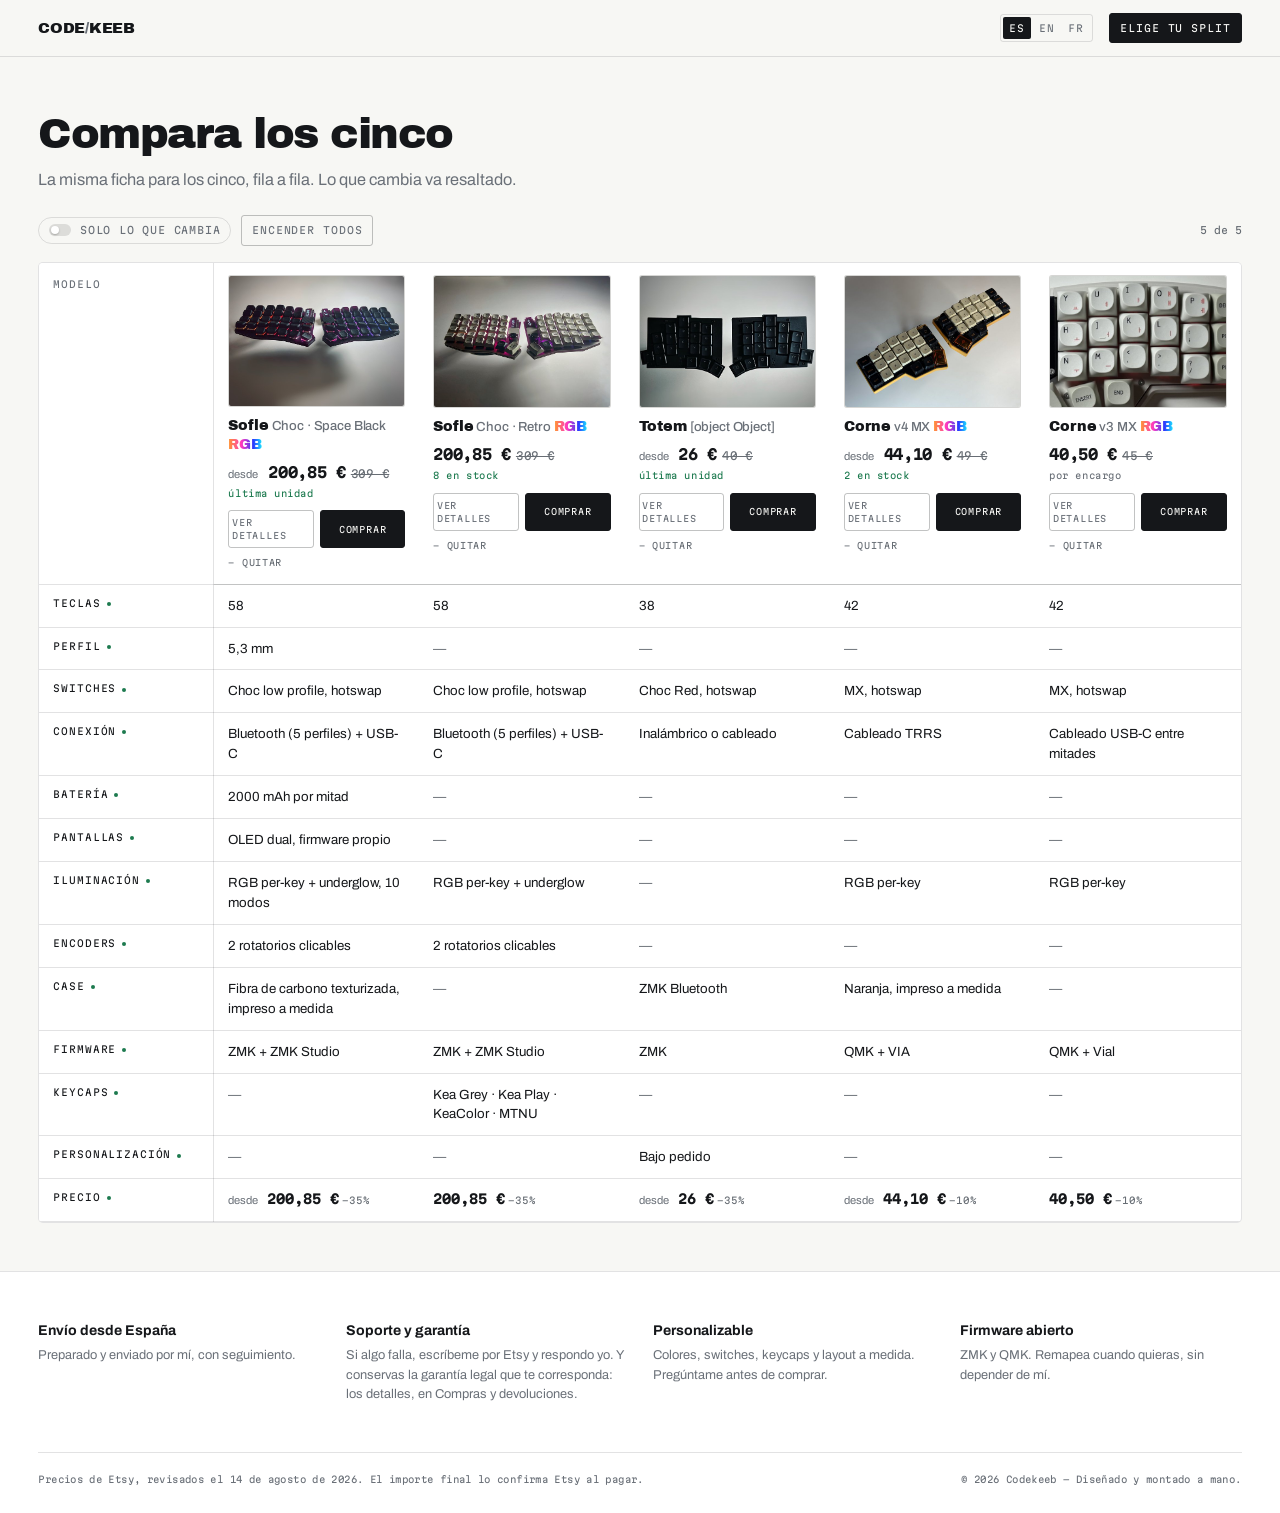
<file: direcciones/b.html>
<!DOCTYPE html>
<html lang="es">
<head>
<meta charset="UTF-8">
<meta name="viewport" content="width=device-width, initial-scale=1.0">
<title>Codekeeb · Dirección B — La página es un comparador</title>
<meta name="robots" content="noindex">
<link rel="preconnect" href="https://fonts.googleapis.com">
<link rel="preconnect" href="https://fonts.gstatic.com" crossorigin>
<link href="https://fonts.googleapis.com/css2?family=Archivo:wght@400;500;600;700&family=Archivo+Black&family=Martian+Mono:wght@400;600;700&display=swap" rel="stylesheet">
<link rel="stylesheet" href="b.css">
</head>
<body>

<header class="top">
  <div class="top__in envoltura">
    <a class="marca" href="index.html">CODE<i>/</i>KEEB</a>
    <span class="top__sp"></span>
    <div class="idiomas" role="group" aria-label="Idioma">
      <button data-lang-btn="es">ES</button>
      <button data-lang-btn="en">EN</button>
      <button data-lang-btn="fr">FR</button>
    </div>
    <a class="btn btn--solido" href="a.html" data-t="d.choose">Elige tu split</a>
  </div>
</header>

<main>
  <section class="intro envoltura">
    <h1 class="entra entra--titulo" data-t="d.compare">Compara los cinco</h1>
    <p class="entra entra--texto" style="--d:1" data-t="d.compareLede"></p>
  </section>

  <section class="envoltura">
    <div class="mandos entra entra--texto" style="--d:2">
      <button class="interruptor" id="soloDif" aria-pressed="false">
        <span class="luz" aria-hidden="true"></span>
        <span id="soloDifTxt">Solo lo que cambia</span>
      </button>
      <button class="btn btn--linea" id="reset">Todos</button>
      <span class="cuenta" id="cuenta"></span>
    </div>
    <div class="marco entra entra--tabla" style="--d:3">
      <table id="tabla"><thead id="cabeza"></thead><tbody id="cuerpo"></tbody></table>
    </div>
    <p class="vacio" id="vacio" hidden></p>
  </section>
</main>

<footer class="cierre">
  <div class="envoltura"><div class="confianza" id="confianza"></div></div>
  <div class="envoltura"><div class="pie">
    <p class="nota" id="nota"></p>
    <p data-t="footer.copy"></p>
  </div></div>
</footer>

<script src="../js/data.js"></script>
<script src="../js/i18n.js"></script>
<script src="comun.js"></script>
<script>
(() => {
  const $ = s => document.querySelector(s);
  /* Que modelos estan encendidos. Apagar uno es la accion principal de
     esta pagina: se compara descartando, no anadiendo. */
  let encendidos = new Set(CK.productos().map(p => p.id));
  let soloDiferencias = false;

  const ETIQUETAS = {
    es: { dif: "Solo lo que cambia", todos: "Encender todos", apagar: "quitar" },
    en: { dif: "Only what differs",  todos: "Show all",       apagar: "remove" },
    fr: { dif: "Seulement ce qui change", todos: "Tout afficher", apagar: "retirer" },
  };

  function columnaCabeza(p) {
    const est = CK.stock(p);
    return `
      <th scope="col">
        <div class="col__foto"><img src="${CK.foto(p, true)}" alt="${CK.escapar(p.name)}" data-foco="${p.foco ?? 50}"></div>
        <div class="col__nombre">${CK.rotulo(p)}</div>
        <div class="col__precio">${CK.precioHTML(p)}${
          p.priceOriginal ? `<s>${CK.precio(p.priceOriginal)}</s>` : ""}</div>
        <div class="col__estado ${est.clase}">${CK.escapar(est.txt)}</div>
        <div class="col__acciones">
          <a class="btn btn--linea" href="../modelo.html?id=${p.id}">${CK.t("models.details")}</a>
          <a class="btn btn--solido" href="${p.url}" target="_blank" rel="noopener">${CK.t("nav.buy")}</a>
        </div>
        <button class="col__apagar" data-apagar="${p.id}">− ${ETIQUETAS[CK.lang].apagar}</button>
      </th>`;
  }

  function pintar() {
    $("#nota").textContent = CK.notaPrecios();
    $("#soloDifTxt").textContent = ETIQUETAS[CK.lang].dif;
    $("#reset").textContent = ETIQUETAS[CK.lang].todos;
    $("#soloDif").setAttribute("aria-pressed", String(soloDiferencias));

    const lista = CK.productos().filter(p => encendidos.has(p.id));
    $("#cuenta").textContent = `${lista.length} ${CK.t("d.of")} ${CK.productos().length}`;

    const vacio = $("#vacio");
    if (!lista.length) {
      $("#tabla").hidden = true;
      vacio.hidden = false;
      vacio.textContent = CK.t("d.nomatch");
      CK.observarEntradas();
      return;
    }
    $("#tabla").hidden = false;
    vacio.hidden = true;

    $("#cabeza").innerHTML = `<tr><th class="etiqueta" scope="col">${CK.t("d.model")}</th>${lista.map(columnaCabeza).join("")}</tr>`;
    $("#cabeza").querySelectorAll("[data-apagar]").forEach(b =>
      b.onclick = () => { encendidos.delete(b.dataset.apagar); pintar(); });

    /* Las filas salen del propio catalogo, no de una lista escrita a
       mano: si manana un producto trae una ficha nueva, aparece sola. */
    const filas = CK.etiquetasDeFicha(lista).map(clave => {
      const celdas = lista.map(p => CK.spec(p, clave.es));
      const presentes = celdas.filter(Boolean);
      const difiere = new Set(presentes).size > 1 || presentes.length !== celdas.length;
      if (soloDiferencias && !difiere) return "";
      return `<tr class="${difiere ? "difiere" : ""}">
        <td class="etiqueta">${CK.escapar(CK.L(clave))}</td>
        ${celdas.map(v => `<td class="${v ? "" : "falta"}">${v ? CK.escapar(v) : "—"}</td>`).join("")}
      </tr>`;
    }).join("");

    /* El precio va abajo tambien, como fila, porque es el dato que mas
       se compara y arriba queda fuera de la vista al bajar. */
    const filaPrecio = `<tr class="difiere">
      <td class="etiqueta">${CK.t("d.priceCol")}</td>
      ${lista.map(p => `<td><b class="mono">${CK.precioHTML(p)}</b>${
        p.discountPct ? ` <span class="mono" style="font-size:.7em;color:var(--tenue)">−${p.discountPct}%</span>` : ""}</td>`).join("")}
    </tr>`;

    $("#cuerpo").innerHTML = filas + filaPrecio;

    $("#confianza").innerHTML = [
      ["trust.shipping","trust.shippingText"],["trust.warranty","trust.warrantyText"],
      ["trust.custom","trust.customText"],["trust.firmware","trust.firmwareText"],
    ].map(([a,b],i)=>`<div class="entra entra--texto" style="--d:${i}"><h3>${CK.t(a)}</h3><p>${CK.t(b)}</p></div>`).join("");

    CK.encuadrarTodo();
    CK.observarEntradas();
  }

  $("#soloDif").onclick = () => { soloDiferencias = !soloDiferencias; pintar(); };
  $("#reset").onclick = () => { encendidos = new Set(CK.productos().map(p => p.id)); pintar(); };

  CK.pintarIdioma(pintar);
  pintar();
})();
</script>
</body>
</html>
</file>
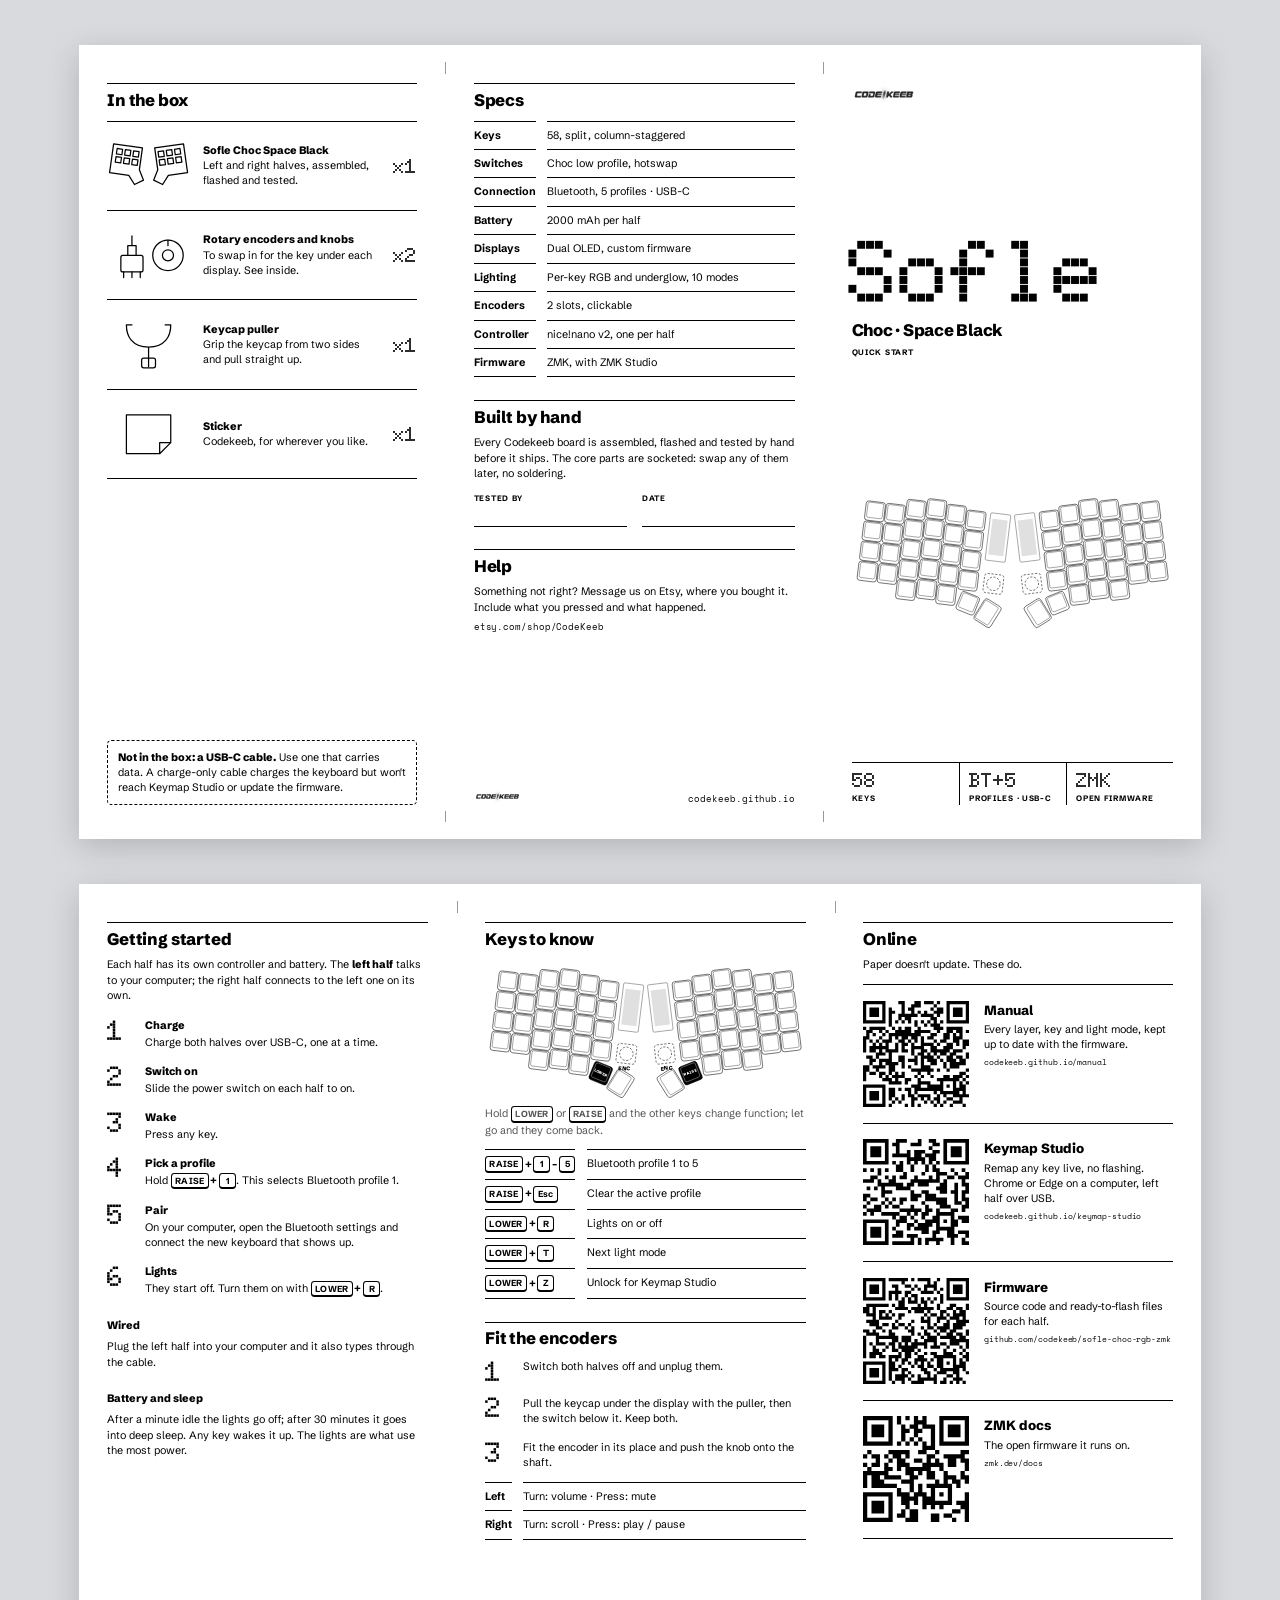
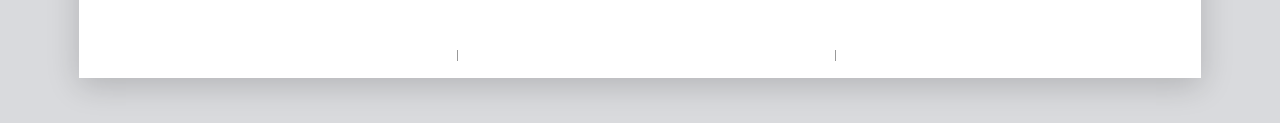
<file: tools/triptico/triptico.html>
<!DOCTYPE html>
<html lang="en">
<head>
<meta charset="utf-8">
<meta name="viewport" content="width=device-width, initial-scale=1">
<title>Sofle Space Black · quick start (print)</title>
<!-- El triptico de la caja del Sofle Choc Space Black. No es una pagina de
     la web: se abre para imprimirlo. A4 apaisado, a doble cara (voltear por
     el lado corto), plegado en tres hacia dentro. Lo genera
     tools/triptico/generar.py; ver el README de al lado.

     Tres cosas lo condicionan:
     - Impresora de casa: nada a menos de 7 mm del borde de la hoja, y
       nada de negro a sangre.
     - El papel no se actualiza: lo que puede cambiar (el keymap entero,
       los modos de luz) va por QR al manual, que si se actualiza. Aqui solo
       lo que hace falta para empezar.
     - Cada dato sale del manual (js/manuales.js), que sale del .keymap del
       firmware, o de lo que Ernesto dice que va en la caja. -->
<link rel="stylesheet" href="../../assets/fonts/fuentes.css">
<style>
  @font-face{font-family:'Space Mono';font-weight:400;src:url(../../assets/fonts/spacemono-400-latin.woff2) format('woff2')}
  @font-face{font-family:'Space Mono';font-weight:700;src:url(../../assets/fonts/spacemono-700-latin.woff2) format('woff2')}

  @page{size:A4 landscape;margin:0}
  :root{
    --tinta:#000;
    --gris:#555;          /* texto secundario: sigue siendo negro al 67 %, legible en laser */
    --regla:.2mm;
    --f:'Schibsted Grotesk',system-ui,sans-serif;
    --d:'Doto',monospace;
    --m:'Space Mono',monospace;
  }
  *{box-sizing:border-box;margin:0;padding:0}
  html{-webkit-print-color-adjust:exact;print-color-adjust:exact}
  body{font:400 8.1pt/1.42 var(--f);color:var(--tinta);background:#fff;font-kerning:normal}
  @media screen{
    body{background:#d9dadd;padding:12mm 0;display:grid;justify-content:center;gap:12mm}
    .hoja{box-shadow:0 2mm 8mm rgba(0,0,0,.18)}
  }

  /* ---------- la hoja y sus tres paneles ----------
     El panel que se pliega hacia dentro mide 97 mm y no 99: si midiera lo
     mismo que los otros, al cerrar el triptico tropezaria con el pliegue
     y abombaria la portada. Fuera, la solapa va a la izquierda; dentro, a
     la derecha: son la misma tira de papel por las dos caras. */
  .hoja{width:297mm;height:210mm;background:#fff;position:relative;overflow:hidden;display:grid;
    break-after:page}
  .hoja:last-child{break-after:auto}
  .fuera{grid-template-columns:97mm 100mm 100mm}
  .dentro{grid-template-columns:100mm 100mm 97mm}
  .panel{padding:10mm 7.5mm 9mm;display:flex;flex-direction:column;min-height:0}
  /* Marcas de plegado: rayitas arriba y abajo, fuera del texto y dentro
     de lo que una impresora de casa si imprime (unos 4 mm de borde). */
  .pliegue{position:absolute;width:0;height:210mm;top:0}
  .pliegue::before,.pliegue::after{content:"";position:absolute;left:0;width:var(--regla);height:3mm;background:#999}
  .pliegue::before{top:4.5mm}
  .pliegue::after{bottom:4.5mm}

  /* ---------- texto ---------- */
  h2{font-size:12.5pt;font-weight:800;letter-spacing:-.01em;line-height:1.1;
    border-top:.5mm solid var(--tinta);padding-top:1.8mm;margin-bottom:3mm}
  h2 + p{margin-top:-.6mm}
  h3{font-size:8.1pt;font-weight:800;margin:5.5mm 0 1.6mm}
  p + p{margin-top:1.6mm}
  .suave{color:var(--gris)}
  .etq{font-size:5.9pt;font-weight:700;letter-spacing:.09em;text-transform:uppercase}
  strong{font-weight:800}
  .url{font-family:var(--m);font-size:6.4pt;letter-spacing:-.01em;word-break:break-all}
  /* una tecla: el contorno y el canto de abajo mas grueso, como un keycap
     visto de frente */
  kbd{display:inline-block;min-width:4.4mm;padding:0 .9mm;border:.22mm solid var(--tinta);border-bottom-width:.55mm;
    border-radius:.9mm;font:700 6.6pt/1.55 var(--f);text-align:center;letter-spacing:.02em;vertical-align:.1mm;white-space:nowrap}
  .mas{margin:0 .5mm;font-weight:700}

  /* filas con regla, como una hoja de datos */
  .filas{display:grid;grid-template-columns:auto 1fr;column-gap:3mm}
  .filas > *{padding:1.6mm 0;border-bottom:var(--regla) solid var(--tinta)}
  .filas > :nth-child(-n+2){border-top:var(--regla) solid var(--tinta)}
  .filas dt,.filas .k{font-weight:700;white-space:nowrap}

  /* pasos: numero grande en matriz de puntos, el texto a su derecha */
  .pasos{list-style:none;counter-reset:paso;display:grid;gap:3.6mm}
  .pasos li{counter-increment:paso;display:grid;grid-template-columns:10mm 1fr;align-items:start}
  .pasos li::before{content:counter(paso);font:900 21pt/.8 var(--d);margin-top:.2mm}
  .pasos b{display:block;font-weight:800;margin-bottom:.4mm}

  /* ---------- portada ---------- */
  .portada{justify-content:space-between}
  .portada__logo{height:6mm;width:auto;align-self:flex-start;filter:grayscale(1) contrast(1.6)}
  .portada h1{font:900 66pt/.78 var(--d);letter-spacing:-.02em;margin-left:-1mm}
  .portada__rasgo{font-size:12.5pt;font-weight:800;letter-spacing:-.015em;margin-top:3.5mm}
  .portada__guia{margin-top:1mm}
  .celdas{display:grid;grid-template-columns:repeat(3,1fr);border-top:.5mm solid var(--tinta)}
  .celdas div{padding:1.8mm 0 0}
  .celdas div + div{padding-left:2.5mm;border-left:var(--regla) solid var(--tinta)}
  .celdas b{display:block;font:900 15pt/1 var(--d)}

  /* ---------- el Sofle dibujado (js/dibujo.js, geometria real) ---------- */
  .dib{display:block;width:100%;height:auto;overflow:visible}
  .dib__base{fill:none;stroke:var(--tinta);stroke-width:.55px;vector-effect:non-scaling-stroke}
  .dib__cara{fill:none;stroke:var(--tinta);stroke-width:.35px;vector-effect:non-scaling-stroke}
  .dib .marca .dib__base{fill:var(--tinta)}
  .dib .marca .dib__cara{stroke:#fff}
  .dib .marca text{fill:#fff}
  .dib text{font:800 17px var(--f);text-anchor:middle;dominant-baseline:central;fill:var(--tinta);letter-spacing:.04em}
  .dib .hueco{fill:none;stroke:var(--tinta);stroke-width:.55px;stroke-dasharray:2.2 1.6;vector-effect:non-scaling-stroke}
  .dib .oled{fill:none;stroke:var(--tinta);stroke-width:.35px;vector-effect:non-scaling-stroke}
  .dib .oled-cristal{fill:#000;opacity:.12}
  .dib .cota{font:800 24px var(--f);letter-spacing:.08em}

  /* ---------- en la caja ---------- */
  .piezas{list-style:none;display:grid;border-top:var(--regla) solid var(--tinta)}
  .piezas li{display:grid;grid-template-columns:22mm 1fr auto;align-items:center;column-gap:3.5mm;
    padding:4.2mm 0;border-bottom:var(--regla) solid var(--tinta)}
  .piezas svg{width:22mm;height:15mm;fill:none;stroke:var(--tinta);stroke-width:.9;stroke-linecap:round;stroke-linejoin:round}
  .piezas .n{font:900 15pt/1 var(--d);white-space:nowrap}
  .piezas b{display:block;font-weight:800}
  .falta{margin-top:auto;padding:2.2mm 2.6mm;border:var(--regla) dashed var(--tinta);border-radius:1.2mm}

  /* ---------- en linea: los QR ---------- */
  .qrs{list-style:none;display:grid;border-top:var(--regla) solid var(--tinta)}
  .qrs li{display:grid;grid-template-columns:28mm 1fr;column-gap:4mm;align-items:start;padding:4.2mm 0;border-bottom:var(--regla) solid var(--tinta)}
  .qrs img{width:28mm;height:28mm;display:block;image-rendering:pixelated}
  .qrs b{display:block;font-size:10pt;font-weight:800;margin-bottom:.6mm}
  .qrs .url{display:block;margin-top:1.2mm;font-size:5.9pt;word-break:normal;overflow-wrap:normal;white-space:nowrap}

  /* ---------- trasera ---------- */
  .firmas{display:grid;grid-template-columns:1fr 1fr;column-gap:4mm;margin-top:3mm}
  .firmas div{border-bottom:var(--regla) solid var(--tinta);height:9mm;display:flex;align-items:flex-start}
  .pie{margin-top:auto;display:flex;justify-content:space-between;align-items:flex-end;padding-top:3mm}
  .pie img{height:4.4mm;width:auto;filter:grayscale(1) contrast(1.6)}
</style>
</head>
<body>

<!-- ============ FUERA: solapa · trasera · portada ============ -->
<section class="hoja fuera" aria-label="Outside">

  <!-- La solapa: es lo primero que se ve al abrir la portada, al lado
       de "Getting started". Por eso aqui va lo que trae la caja. -->
  <div class="panel">
    <h2>In the box</h2>
    <ul class="piezas">
      <li>
        <svg viewBox="0 0 60 40" aria-hidden="true">
          <!-- las dos mitades, giradas como en la mesa: tres columnas de
               teclas y el pulgar abajo por dentro -->
          <g transform="rotate(8 15 18)">
            <path d="M3 6 h21 v16 l4 7 l-6 4 l-5 -6 h-14 z"/>
            <path d="M6 9 h4 v4 h-4 z M12 9 h4 v4 h-4 z M18 9 h4 v4 h-4 z M6 15 h4 v4 h-4 z M12 15 h4 v4 h-4 z M18 15 h4 v4 h-4 z"/>
          </g>
          <g transform="rotate(-8 45 18)">
            <path d="M57 6 h-21 v16 l-4 7 l6 4 l5 -6 h14 z"/>
            <path d="M38 9 h4 v4 h-4 z M44 9 h4 v4 h-4 z M50 9 h4 v4 h-4 z M38 15 h4 v4 h-4 z M44 15 h4 v4 h-4 z M50 15 h4 v4 h-4 z"/>
          </g>
        </svg>
        <span><b>Sofle Choc Space Black</b>Left and right halves, assembled, flashed and tested.</span>
        <span class="n">×1</span>
      </li>
      <li>
        <svg viewBox="0 0 60 40" aria-hidden="true">
          <!-- encoder EC11: cuerpo, eje y patas -->
          <rect x="10" y="20" width="16" height="12" rx="1.5"/><path d="M15 20 v-7 h6 v7 M18 13 v-7"/><path d="M12 32 v4 M18 32 v4 M24 32 v4"/>
          <!-- el pomo -->
          <circle cx="44" cy="20" r="11"/><circle cx="44" cy="20" r="4"/><path d="M44 9 v4"/>
        </svg>
        <span><b>Rotary encoders and knobs</b>To swap in for the key under each display. See inside.</span>
        <span class="n">×2</span>
      </li>
      <li>
        <svg viewBox="0 0 60 40" aria-hidden="true">
          <!-- extractor de alambre -->
          <path d="M30 36 V22 M30 22 C18 22 14 14 14 6 M30 22 C42 22 46 14 46 6 M14 6 h4 M46 6 h-4"/>
          <rect x="25" y="30" width="10" height="7" rx="1.5"/>
        </svg>
        <span><b>Keycap puller</b>Grip the keycap from two sides and pull straight up.</span>
        <span class="n">×1</span>
      </li>
      <li>
        <svg viewBox="0 0 60 40" aria-hidden="true">
          <!-- pegatina con la esquina levantada -->
          <path d="M14 6 h32 v20 l-8 8 h-24 z M46 26 h-8 v8"/>
        </svg>
        <span><b>Sticker</b>Codekeeb, for wherever you like.</span>
        <span class="n">×1</span>
      </li>
    </ul>
    <p class="falta"><strong>Not in the box: a USB-C cable.</strong> Use one that carries data. A charge-only cable charges the keyboard but won't reach Keymap Studio or update the firmware.</p>
  </div>

  <!-- La trasera: lo que se ve con el triptico cerrado y dado la vuelta -->
  <div class="panel">
    <h2>Specs</h2>
    <dl class="filas">
      <dt>Keys</dt><dd>58, split, column-staggered</dd>
      <dt>Switches</dt><dd>Choc low profile, hotswap</dd>
      <dt>Connection</dt><dd>Bluetooth, 5 profiles · USB-C</dd>
      <dt>Battery</dt><dd>2000 mAh per half</dd>
      <dt>Displays</dt><dd>Dual OLED, custom firmware</dd>
      <dt>Lighting</dt><dd>Per-key RGB and underglow, 10 modes</dd>
      <dt>Encoders</dt><dd>2 slots, clickable</dd>
      <dt>Controller</dt><dd>nice!nano v2, one per half</dd>
      <dt>Firmware</dt><dd>ZMK, with ZMK Studio</dd>
    </dl>

    <h2 style="margin-top:6mm">Built by hand</h2>
    <p>Every Codekeeb board is assembled, flashed and tested by hand before it ships. The core parts are socketed: swap any of them later, no soldering.</p>
    <div class="firmas">
      <div><span class="etq">Tested by</span></div>
      <div><span class="etq">Date</span></div>
    </div>

    <h2 style="margin-top:6mm">Help</h2>
    <p>Something not right? Message us on Etsy, where you bought it. Include what you pressed and what happened.</p>
    <p class="url">etsy.com/shop/CodeKeeb</p>

    <div class="pie">
      <img src="../../assets/brand/logo-horizontal-dark@2x.png" alt="CODE/KEEB">
      <span class="url">codekeeb.github.io</span>
    </div>
  </div>

  <!-- La portada -->
  <div class="panel portada">
    <img class="portada__logo" src="../../assets/brand/logo-horizontal-dark@2x.png" alt="CODE/KEEB">
    <div>
      <h1>Sofle</h1>
      <p class="portada__rasgo">Choc · Space Black</p>
      <p class="portada__guia etq">Quick start</p>
    </div>
    <div id="dibPortada" aria-hidden="true"></div>
    <div class="celdas">
      <div><b>58</b><span class="etq">Keys</span></div>
      <div><b>BT+5</b><span class="etq">Profiles · USB-C</span></div>
      <div><b>ZMK</b><span class="etq">Open firmware</span></div>
    </div>
  </div>

  <span class="pliegue" style="left:97mm"></span>
  <span class="pliegue" style="left:197mm"></span>
</section>

<!-- ============ DENTRO: empezar · teclas · en linea ============ -->
<section class="hoja dentro" aria-label="Inside">

  <div class="panel">
    <h2>Getting started</h2>
    <p>Each half has its own controller and battery. The <strong>left half</strong> talks to your computer; the right half connects to the left one on its own.</p>
    <ol class="pasos" style="margin-top:4mm">
      <li><span><b>Charge</b>Charge both halves over USB-C, one at a time.</span></li>
      <li><span><b>Switch on</b>Slide the power switch on each half to on.</span></li>
      <li><span><b>Wake</b>Press any key.</span></li>
      <li><span><b>Pick a profile</b>Hold <kbd>RAISE</kbd><span class="mas">+</span><kbd>1</kbd>. This selects Bluetooth profile 1.</span></li>
      <li><span><b>Pair</b>On your computer, open the Bluetooth settings and connect the new keyboard that shows up.</span></li>
      <li><span><b>Lights</b>They start off. Turn them on with <kbd>LOWER</kbd><span class="mas">+</span><kbd>R</kbd>.</span></li>
    </ol>
    <h3>Wired</h3>
    <p>Plug the left half into your computer and it also types through the cable.</p>
    <h3>Battery and sleep</h3>
    <p>After a minute idle the lights go off; after 30 minutes it goes into deep sleep. Any key wakes it up. The lights are what use the most power.</p>
  </div>

  <div class="panel">
    <h2>Keys to know</h2>
    <div id="dibCapas" aria-hidden="true"></div>
    <p class="suave" style="margin-top:1.5mm">Hold <kbd>LOWER</kbd> or <kbd>RAISE</kbd> and the other keys change function; let go and they come back.</p>
    <div class="filas" style="margin-top:3mm">
      <span class="k"><kbd>RAISE</kbd><span class="mas">+</span><kbd>1</kbd><span class="mas">–</span><kbd>5</kbd></span><span>Bluetooth profile 1 to 5</span>
      <span class="k"><kbd>RAISE</kbd><span class="mas">+</span><kbd>Esc</kbd></span><span>Clear the active profile</span>
      <span class="k"><kbd>LOWER</kbd><span class="mas">+</span><kbd>R</kbd></span><span>Lights on or off</span>
      <span class="k"><kbd>LOWER</kbd><span class="mas">+</span><kbd>T</kbd></span><span>Next light mode</span>
      <span class="k"><kbd>LOWER</kbd><span class="mas">+</span><kbd>Z</kbd></span><span>Unlock for Keymap Studio</span>
    </div>

    <h2 style="margin-top:6mm">Fit the encoders</h2>
    <ol class="pasos">
      <li><span>Switch both halves off and unplug them.</span></li>
      <li><span>Pull the keycap under the display with the puller, then the switch below it. Keep both.</span></li>
      <li><span>Fit the encoder in its place and push the knob onto the shaft.</span></li>
    </ol>
    <div class="filas" style="margin-top:3mm">
      <span class="k">Left</span><span>Turn: volume · Press: mute</span>
      <span class="k">Right</span><span>Turn: scroll · Press: play / pause</span>
    </div>
  </div>

  <!-- La solapa por dentro: queda a la derecha al abrirlo del todo -->
  <div class="panel">
    <h2>Online</h2>
    <p>Paper doesn't update. These do.</p>
    <ul class="qrs" style="margin-top:3mm">
      <li><img src="qr/manual.svg" alt="">
        <span><b>Manual</b>Every layer, key and light mode, kept up to date with the firmware.<span class="url">codekeeb.github.io/manual</span></span></li>
      <li><img src="qr/studio.svg" alt="">
        <span><b>Keymap Studio</b>Remap any key live, no flashing. Chrome or Edge on a computer, left half over USB.<span class="url">codekeeb.github.io/keymap-studio</span></span></li>
      <li><img src="qr/firmware.svg" alt="">
        <span><b>Firmware</b>Source code and ready-to-flash files for each half.<span class="url">github.com/codekeeb/sofle-choc-rgb-zmk</span></span></li>
      <li><img src="qr/zmk.svg" alt="">
        <span><b>ZMK docs</b>The open firmware it runs on.<span class="url">zmk.dev/docs</span></span></li>
    </ul>
  </div>

  <span class="pliegue" style="left:100mm"></span>
  <span class="pliegue" style="left:200mm"></span>
</section>

<script src="../../js/geometria.js"></script>
<script src="../../js/dibujo.js"></script>
<script>
/* El Sofle con la geometria de la web. Encima, lo que dibujo.js no sabe:
   las pantallas y el hueco del encoder, con las coordenadas de Keymap
   Studio (keymap-studio/index.html: OLED_* y enc del Sofle). */
(() => {
  const NS = "http://www.w3.org/2000/svg";
  const G = CK_GEO.sofle, KEY = G.KEY;
  const OLED = [{ x: 556, y: 29 }, { x: 24, y: 29 }], OLED_W = 90, OLED_H = 212;
  const ENC = [{ x: 551, y: 287 }, { x: 9, y: 287 }], ENC_BOX = 110;
  const LOWER = 53, RAISE = 56;

  function extras(svg, conEtiquetas) {
    [0, 1].forEach(h => {
      const g = svg.querySelector(`.dib__desliza--${h} > g`);
      const o = OLED[h], e = ENC[h];
      const cx = e.x + ENC_BOX / 2, cy = e.y + ENC_BOX / 2;
      g.insertAdjacentHTML("beforeend",
        `<rect class="oled" x="${o.x}" y="${o.y}" width="${OLED_W}" height="${OLED_H}" rx="6"/>
         <rect class="oled-cristal" x="${o.x + 11}" y="${o.y + 26}" width="${OLED_W - 22}" height="${OLED_H - 52}" rx="2"/>
         <rect class="hueco" x="${cx - KEY / 2}" y="${cy - KEY / 2}" width="${KEY}" height="${KEY}" rx="12"/>
         <circle class="hueco" cx="${cx}" cy="${cy}" r="30"/>` +
        (conEtiquetas ? `<text class="cota" x="${cx}" y="${cy + KEY / 2 + 22}">ENC</text>` : ""));
    });
  }

  /* dibujo.js pinta las teclas de cada mitad en el orden de TECLAS;
     con eso se sabe que <g> es cada posicion. */
  function marcar(svg) {
    const orden = [0, 1].flatMap(h => G.TECLAS.map((k, i) => [k, i]).filter(([k]) => k && k[0] === h).map(([, i]) => i));
    const els = svg.querySelectorAll(".dib__tecla");
    [[LOWER, "LOWER"], [RAISE, "RAISE"]].forEach(([pos, txt]) => {
      const g = els[orden.indexOf(pos)], [, x, y, , w] = G.TECLAS[pos];
      g.classList.add("marca");
      g.insertAdjacentHTML("beforeend", `<text x="${x + (w || KEY) / 2}" y="${y + KEY / 2 - 3}">${txt}</text>`);
    });
  }

  /* dibujo.js deja a cada lado el aire que la web usa para separar las
     mitades al animarlas; en papel no se mueve nada, asi que el viewBox
     se ajusta a lo dibujado y el teclado gana ancho. */
  function ajustar(svg, aire) {
    const b = svg.getBBox();
    svg.setAttribute("viewBox", `${b.x - aire} ${b.y - aire} ${b.width + 2 * aire} ${b.height + 2 * aire}`);
  }

  const portada = CK_DIBUJO.montar(document.getElementById("dibPortada"), "sofle");
  extras(document.querySelector("#dibPortada svg"), false);
  ajustar(document.querySelector("#dibPortada svg"), 4);
  CK_DIBUJO.montar(document.getElementById("dibCapas"), "sofle");
  const capas = document.querySelector("#dibCapas svg");
  extras(capas, true);
  marcar(capas);
  ajustar(capas, 4);
})();
</script>
</body>
</html>
</file>
<file: assets/fonts/fuentes.css>
/* Tipografias servidas desde el propio sitio. Antes venian de Google
   Fonts, y cada visita le mandaba a Google la IP del visitante sin que
   nadie lo hubiera consentido. Licencia OFL: ver assets/fonts/OFL-*.txt */
@font-face{font-family:'Archivo';font-style:normal;font-weight:400 800;
  font-stretch:100% 125%;
  font-display:swap;src:url(archivo-latin-ext.woff2) format('woff2');
  unicode-range:U+0100-02BA, U+02BD-02C5, U+02C7-02CC, U+02CE-02D7, U+02DD-02FF, U+0304, U+0308, U+0329, U+1D00-1DBF, U+1E00-1E9F, U+1EF2-1EFF, U+2020, U+20A0-20AB, U+20AD-20C0, U+2113, U+2C60-2C7F, U+A720-A7FF}
@font-face{font-family:'Archivo';font-style:normal;font-weight:400 800;
  font-stretch:100% 125%;
  font-display:swap;src:url(archivo-latin.woff2) format('woff2');
  unicode-range:U+0000-00FF, U+0131, U+0152-0153, U+02BB-02BC, U+02C6, U+02DA, U+02DC, U+0304, U+0308, U+0329, U+2000-206F, U+20AC, U+2122, U+2191, U+2193, U+2212, U+2215, U+FEFF, U+FFFD}

/* La ficha de modelo: Doto (matriz de puntos, solo nombre y pantalla de precio) y
   Schibsted Grotesk. Solo se descargan en las paginas que las usan. */
@font-face{font-family:'Doto';font-style:normal;font-weight:400 900;
  font-display:swap;src:url(doto-latin-ext.woff2) format('woff2');
  unicode-range:U+0100-02BA, U+02BD-02C5, U+02C7-02CC, U+02CE-02D7, U+02DD-02FF, U+0304, U+0308, U+0329, U+1D00-1DBF, U+1E00-1E9F, U+1EF2-1EFF, U+2020, U+20A0-20AB, U+20AD-20C0, U+2113, U+2C60-2C7F, U+A720-A7FF}
@font-face{font-family:'Doto';font-style:normal;font-weight:400 900;
  font-display:swap;src:url(doto-latin.woff2) format('woff2');
  unicode-range:U+0000-00FF, U+0131, U+0152-0153, U+02BB-02BC, U+02C6, U+02DA, U+02DC, U+0304, U+0308, U+0329, U+2000-206F, U+20AC, U+2122, U+2191, U+2193, U+2212, U+2215, U+FEFF, U+FFFD}
@font-face{font-family:'Schibsted Grotesk';font-style:normal;font-weight:400 900;
  font-display:swap;src:url(schibstedgrotesk-latin-ext.woff2) format('woff2');
  unicode-range:U+0100-02BA, U+02BD-02C5, U+02C7-02CC, U+02CE-02D7, U+02DD-02FF, U+0304, U+0308, U+0329, U+1D00-1DBF, U+1E00-1E9F, U+1EF2-1EFF, U+2020, U+20A0-20AB, U+20AD-20C0, U+2113, U+2C60-2C7F, U+A720-A7FF}
@font-face{font-family:'Schibsted Grotesk';font-style:normal;font-weight:400 900;
  font-display:swap;src:url(schibstedgrotesk-latin.woff2) format('woff2');
  unicode-range:U+0000-00FF, U+0131, U+0152-0153, U+02BB-02BC, U+02C6, U+02DA, U+02DC, U+0304, U+0308, U+0329, U+2000-206F, U+20AC, U+2122, U+2191, U+2193, U+2212, U+2215, U+FEFF, U+FFFD}
</file>
<file: css/tienda.css>
/* ============================================================
   CODEKEEB — la tienda, segunda version
   ------------------------------------------------------------
   Inspirada en ergodox-ez.com, que es la referencia de Ernesto, pero
   con lo que el pidio aparte: nada de fondo negro por defecto y nada de
   scroll sin fin. Lo que se trae de alli, medido con el navegador:

   - Suelos claros alternos (blanco y un gris frio) y UN solo acento.
     El acento no es el azul de ZSA: es el azul del degradado de nuestro
     propio logotipo (#2a3dff), algo mas calmado.
   - UNA familia tipografica, como ellos con Inter. La nuestra es Archivo,
     que ya era la de la marca, en su version variable: el ancho extendido
     hace de voz de titular sin necesitar una segunda familia.
   - Cuerpo a 18 px, que es su tamano dominante: se lee comodo en el movil.
   - Un principio ergonomico por seccion, explicado con el teclado
     dibujado y la parte que cuenta encendida.
   - El configurador en una sola columna, con la barra de compra fija.
   - Cero entradas al hacer scroll. Ellos no tienen ninguna, y a nosotros
     nos costaron media pagina en blanco en las capturas.

   La unica seccion oscura es la de la luz: el RGB no se ve sobre blanco.
   ============================================================ */

:root{
  /* --- color. Contrastes medidos (ver el commit), no a ojo. --- */
  --blanco:#ffffff;
  --niebla:#f1f2f4;
  --hielo:#e6e9fb;          /* la seccion tintada: capas y editor */
  --noche:#0e1016;          /* solo la seccion de la luz */
  --tinta:#20232c;          /* 14:1 en niebla. Gris azulado, no negro */
  --gris:#575c6b;           /* 5,5:1 hasta en hielo */
  --tenue:#656a79;          /* 4,8:1 en niebla. NO sobre hielo */
  --filete:rgba(32,35,44,.1);
  --filete-2:rgba(32,35,44,.2);
  --azul:#3340e6;           /* el acento: 7:1 con blanco encima */
  --azul-2:#2330c8;
  --azul-velo:rgba(51,64,230,.08);
  --ok:#176b43;
  --aviso:#955710;
  --rgb:linear-gradient(90deg,#ff992a,#ff39c0 40%,#2a3dff 75%,#1be8ff);
  /* El mismo recorrido, oscurecido para TEXTO sobre fondo claro: el naranja
     y el cian del original daban 2,1:1 y 1,5:1 sobre blanco y la palabra
     "RGB" del nombre no se leia. Todos por encima de 4,5:1 (WCAG AA). */
  --rgb-texto:linear-gradient(90deg,#b93d0a,#b3176f 40%,#2a3dff 75%,#0a6c80);
  /* el teclado dibujado */
  --caja:#383c45;
  --base:#15171c;
  --cara:#23262d;

  /* --- tipo: una familia, Archivo variable --- */
  --letra:"Archivo","Helvetica Neue",Arial,sans-serif;
  --t-xs:.8125rem;    /* 13 */
  --t-s:.9375rem;     /* 15 */
  --t-m:1.125rem;     /* 18: el cuerpo */
  --t-l:1.3125rem;    /* 21 */
  --t-xl:clamp(1.5rem,2.6vw,1.9rem);
  --t-2xl:clamp(2rem,4.2vw,3.1rem);
  --t-3xl:clamp(2.5rem,6vw,4.6rem);

  /* --- movimiento: dos duraciones y una curva --- */
  --t-tap:200ms;            /* la de ergodox: 90 de sus 116 transiciones */
  --t-enter:420ms;
  --ease:cubic-bezier(.16,1,.3,1);
  --paso:60ms;
  /* bucles que ensenan algo del teclado; cada uno en check-movimiento */
  --loop-mitades:5.2s;
  --loop-columnas:4.2s;
  --loop-capa:12s;
  --loop-tecla:3.2s;

  --col:1200px;
  --canal:clamp(20px,5vw,64px);
  --cabecera:64px;
  /* Capas: una escala con nombre en vez de numeros sueltos. De abajo
     arriba: lo que se pega dentro de una tabla o tarjeta, la barra del
     producto, la barra de compra, la cabecera, el menu y el salto. */
  --z-dentro:1; --z-pbarra:55; --z-cbarra:58; --z-cabecera:60; --z-menu:70; --z-salto:100;
  --radio:16px;
  --radio-s:10px;
}

*{margin:0;padding:0;box-sizing:border-box}
html{-webkit-text-size-adjust:100%;scroll-behavior:smooth;scroll-padding-top:calc(var(--cabecera) + 16px);
  caret-color:var(--azul);scrollbar-color:rgba(32,35,44,.3) transparent;scrollbar-width:thin}
body{font-family:var(--letra);font-size:var(--t-m);line-height:1.6;background:var(--blanco);color:var(--tinta);
  -webkit-font-smoothing:antialiased;font-variant-numeric:tabular-nums}
/* `height:auto`: los atributos width/height se vuelven CSS y le ganan a
   `aspect-ratio`. Sin esto las fotos salian verticales. */
img{display:block;max-width:100%;height:auto}
a{color:inherit;text-decoration:none}
ul,ol{list-style:none}
button{font:inherit;color:inherit;background:none;border:0;cursor:pointer}
table{border-collapse:collapse;width:100%}
h1,h2,h3{font-weight:800;font-stretch:112%;letter-spacing:-.03em;line-height:1.05;text-wrap:balance}
p{text-wrap:pretty}
[hidden]{display:none!important}
::selection{background:var(--azul);color:#fff}
::-webkit-scrollbar{width:11px;height:11px}
::-webkit-scrollbar-thumb{background:rgba(32,35,44,.25);border:3px solid var(--blanco);border-radius:99px}
:focus-visible{outline:2px solid var(--azul);outline-offset:3px;border-radius:6px}
.oscura :focus-visible{outline-color:#fff}
.env{width:100%;max-width:var(--col);margin-inline:auto;padding-inline:var(--canal)}
.saltar{position:fixed;left:12px;top:-60px;z-index:var(--z-salto);padding:10px 16px;border-radius:10px;background:var(--noche);color:#fff;
  font-weight:600;transition:top var(--t-tap) var(--ease)}
.saltar:focus{top:12px}
.top__pausa{margin-right:calc(-1 * clamp(12px,2.4vw,32px) + 4px);display:grid;place-items:center;width:44px;height:44px;border-radius:10px;color:var(--gris)}
.top__pausa[aria-pressed="true"]{color:var(--azul);background:var(--azul-velo)}
@media (hover:hover) and (pointer:fine){ .top__pausa:hover{color:var(--tinta);background:var(--niebla)} }
.oculto{position:absolute;width:1px;height:1px;overflow:hidden;clip:rect(0 0 0 0);white-space:nowrap}

/* ---------- cabecera: blanca, fina ---------- */
.top{position:sticky;top:0;z-index:var(--z-cabecera);background:rgba(255,255,255,.9);backdrop-filter:saturate(170%) blur(14px);
  border-bottom:1px solid var(--filete)}
.top__in{display:flex;align-items:center;gap:clamp(12px,2.4vw,32px);height:var(--cabecera)}
.marca{display:flex;align-items:center;min-height:44px;flex:0 0 auto}
/* El logo mide lo mismo en todas las paginas y en Keymap Studio: 38 px,
   32 por debajo de 900 (css/aparato.css, .f-marca). El margen negativo
   evita que empuje la cabecera. */
.marca img{height:38px;width:auto;display:block;margin:-6px 0}
@media (max-width:900px){ .marca img{height:32px} }
.top__nav{display:flex;gap:clamp(6px,1.6vw,24px)}
.top__nav a{display:inline-flex;align-items:center;min-height:44px;padding-inline:2px;white-space:nowrap;font-size:var(--t-s);font-weight:500;
  color:var(--gris);transition:color var(--t-tap) var(--ease)}
.top__nav a[aria-current="page"]{color:var(--tinta)}
.top__sp{flex:1}
@media (hover:hover) and (pointer:fine){ .top__nav a:hover{color:var(--azul)} }

.idiomas{position:relative}
.idiomas__d{display:inline-flex;align-items:center;gap:.45em;min-height:44px;padding:0 .75em;border-radius:99px;
  font-size:var(--t-xs);font-weight:600;letter-spacing:.06em;color:var(--gris);
  transition:color var(--t-tap) var(--ease),background var(--t-tap) var(--ease)}
.idiomas__d svg{transition:transform var(--t-tap) var(--ease)}
.idiomas__d[aria-expanded="true"]{color:var(--tinta)}
.idiomas__d[aria-expanded="true"] svg{transform:rotate(180deg)}
.idiomas__m{position:absolute;top:calc(100% + 6px);right:0;z-index:var(--z-menu);min-width:160px;display:grid;padding:6px;
  border-radius:12px;background:#fff;box-shadow:0 0 0 1px var(--filete),0 20px 40px -22px rgba(20,24,40,.45);
  animation:despliega var(--t-tap) var(--ease)}
@keyframes despliega{from{opacity:0;transform:translateY(-4px) scale(.98)}}
.idiomas__m button{display:flex;align-items:center;min-height:42px;padding:0 .8em;border-radius:8px;font-size:var(--t-s);
  text-align:left;color:var(--gris)}
.idiomas__m button[aria-checked="true"]{color:var(--tinta);font-weight:700}
.idiomas__m button[aria-checked="true"]::after{content:"";width:6px;height:6px;border-radius:50%;background:var(--azul);margin-left:auto}
@media (hover:hover) and (pointer:fine){
  .idiomas__d:hover{color:var(--tinta);background:var(--niebla)}
  .idiomas__m button:hover{background:var(--niebla);color:var(--tinta)}
}

/* ---------- botones: el azul es la accion, y solo la accion ---------- */
.btn{display:inline-flex;align-items:center;justify-content:center;gap:.55em;min-height:50px;padding:0 1.5em;
  border-radius:10px;font-size:var(--t-s);font-weight:700;white-space:nowrap;background:var(--azul);color:#fff;
  transition:background var(--t-tap) var(--ease),box-shadow var(--t-tap) var(--ease),color var(--t-tap) var(--ease),
             transform var(--t-tap) var(--ease)}
.btn:active{transform:scale(.97)}
.btn--linea{background:transparent;color:var(--tinta);box-shadow:inset 0 0 0 1.5px var(--filete-2)}
.btn--claro{background:#fff;color:var(--tinta)}
.btn--ancho{width:100%}
@media (hover:hover) and (pointer:fine){
  .btn:hover{background:var(--azul-2)}
  .btn--linea:hover{background:transparent;box-shadow:inset 0 0 0 1.5px var(--tinta)}
  .btn--claro:hover{background:#e9ebf6}
}
.enlace{display:inline-flex;align-items:center;gap:.4em;min-height:44px;font-weight:700;color:var(--azul);
  transition:gap var(--t-tap) var(--ease)}
.enlace svg{transition:transform var(--t-tap) var(--ease)}
@media (hover:hover) and (pointer:fine){ .enlace:hover svg{transform:translateX(3px)} }

/* ---------- nombre en tres niveles, como el logotipo ----------
   El degradado solo en la palabra RGB: compromiso de marca. */
.nombre b{font-weight:inherit}
.nombre i{font-style:normal;color:var(--gris)}
.nombre u{text-decoration:none;background:var(--rgb-texto);-webkit-background-clip:text;background-clip:text;color:transparent}

.stock{display:inline-flex;align-items:center;gap:.5em;font-size:var(--t-xs);font-weight:600;color:var(--gris)}
.stock::before{content:"";width:7px;height:7px;border-radius:50%;background:currentColor}
.stock--hay{color:var(--ok)}
.stock--ultima,.stock--encargo{color:var(--aviso)}
.stock--agotado,.stock--pronto,.stock--consulta{color:var(--tenue)}
.precio{font-weight:700;letter-spacing:-.01em}
.precio small{font-size:.78em;font-weight:500;color:var(--gris)}
.dto{display:inline-block;font-size:var(--t-xs);font-weight:700;padding:.2em .55em;border-radius:6px;
  background:rgba(27,122,76,.1);color:var(--ok)}

/* ---------- secciones ---------- */
.seccion{padding-block:clamp(72px,10vw,128px)}
.s-niebla{background:var(--niebla)}
.s-hielo{background:var(--hielo)}
.oscura{background:var(--noche);color:#fff}
.cab{display:grid;gap:14px;max-width:44rem;margin-bottom:clamp(32px,4.4vw,56px)}
.cab--centro{margin-inline:auto;text-align:center;justify-items:center}
.cab h2{font-size:var(--t-2xl)}
.cab p{color:var(--gris);font-size:var(--t-m)}
/* La pagina que empieza directamente en su contenido (el comparador) no
   necesita el aire de una seccion que llega despues de otra. */
.seccion--suelta{padding-top:clamp(40px,6vw,72px)}
.oscura .cab p{color:rgba(255,255,255,.72)}
.titular{font-size:var(--t-3xl);line-height:1}

/* ============================================================
   LA FAMILIA
   Lo primero de ergodox: "A family of keyboards", los modelos de la
   casa en fila, el que miras marcado. Aqui hace de portada y de tienda.
   ============================================================ */
.familia{padding-block:clamp(48px,7vw,88px) clamp(56px,8vw,96px);background:var(--niebla)}
.familia__cab{display:grid;gap:14px;justify-items:center;text-align:center;margin-bottom:clamp(34px,5vw,56px)}
.familia__cab p{color:var(--gris);max-width:40rem}
.filtros{display:flex;flex-wrap:wrap;justify-content:center;gap:8px;margin-top:6px}
.filtros button{min-height:40px;padding:0 1.05em;border-radius:99px;font-size:var(--t-s);font-weight:600;color:var(--gris);
  background:#fff;box-shadow:inset 0 0 0 1px var(--filete);
  transition:background var(--t-tap) var(--ease),color var(--t-tap) var(--ease),box-shadow var(--t-tap) var(--ease)}
.filtros button[aria-pressed="true"]{background:var(--tinta);color:#fff;box-shadow:none}
@media (hover:hover) and (pointer:fine){ .filtros button:not([aria-pressed="true"]):hover{color:var(--tinta);box-shadow:inset 0 0 0 1px var(--tinta)} }
.cuenta{font-size:var(--t-xs);color:var(--tenue);align-self:center;margin-left:4px}

/* La rejilla de la familia: fotos grandes, texto justo debajo. Sin caja
   alrededor de cada modelo: la foto ya delimita, y cinco recuadros
   blancos seria el "cuadro encima de otro" que Ernesto no quiere. */
/* Tres por fila en escritorio, como la familia de ergodox: con cinco
   modelos quedan tres y dos. A 340 px de minimo solo cabian dos y la
   familia ocupaba tres filas. */
.rejilla{display:grid;gap:clamp(34px,4vw,48px) clamp(20px,2.6vw,32px);grid-template-columns:repeat(auto-fill,minmax(min(100%,290px),1fr))}
.modelo{position:relative;display:grid;gap:14px;align-content:start}
.modelo__foto{position:relative;aspect-ratio:3/2;border-radius:var(--radio);overflow:hidden;background:#e3e4e8}
.modelo__foto img{width:100%;height:100%;object-fit:cover;transition:transform var(--t-enter) var(--ease)}
.modelo__stock{position:absolute;left:12px;top:12px;padding:.4em .75em;border-radius:99px;background:rgba(255,255,255,.95)}
.modelo h3{font-size:var(--t-xl)}
.modelo h3 a::after{content:"";position:absolute;inset:0;z-index:var(--z-dentro)}
.modelo p{font-size:var(--t-s);color:var(--gris);line-height:1.55}
.datos{display:flex;flex-wrap:wrap;gap:6px}
.datos li{font-size:var(--t-xs);font-weight:600;padding:.3em .65em;border-radius:6px;background:#fff;box-shadow:inset 0 0 0 1px var(--filete)}
.modelo__pie{display:flex;align-items:baseline;justify-content:space-between;gap:12px}
.modelo__pie .precio{font-size:var(--t-l)}
.modelo__cta{display:inline-flex;align-items:center;gap:.35em;font-size:var(--t-s);font-weight:700;color:var(--azul)}
.modelo__cta svg{transition:transform var(--t-tap) var(--ease)}
@media (hover:hover) and (pointer:fine){
  .modelo:hover .modelo__foto img{transform:scale(1.03)}
  .modelo:hover .modelo__cta svg{transform:translateX(3px)}
}
.vacio{grid-column:1/-1;padding:40px;text-align:center;color:var(--gris)}

/* ============================================================
   UN PRINCIPIO POR SECCION
   El dibujo a un lado y el texto al otro, alternando. Como "Columnar"
   en ergodox: el teclado, la parte encendida, y 300 caracteres.
   ============================================================ */
.principio{display:grid;grid-template-columns:minmax(0,1.25fr) minmax(0,1fr);gap:clamp(32px,6vw,96px);align-items:center}
.principio--der .principio__vis{order:2}
.principio__vis{display:grid;justify-items:center;gap:14px;min-width:0}
.principio__txt{display:grid;gap:18px;align-content:center;min-width:0}
.principio__txt h2{font-size:var(--t-2xl)}
.principio__txt p{color:var(--gris);max-width:32rem}
.oscura .principio__txt p{color:rgba(255,255,255,.74)}
.nota{font-size:var(--t-xs);color:var(--tenue);text-align:center;max-width:34rem;line-height:1.55}
.s-hielo .nota{color:var(--gris)}
.oscura .nota{color:rgba(255,255,255,.55)}

/* ---------- el teclado dibujado (js/dibujo.js) ---------- */
.dib{display:block;width:100%;height:auto;overflow:visible}
.dib__caja{fill:var(--caja)}
.dib__base{fill:var(--base);transition:fill var(--t-tap) var(--ease)}
.dib__cara{fill:var(--cara);transition:fill var(--t-tap) var(--ease)}
/* Los pulgares encendidos: el azul del acento, y un poco mas oscuro en la
   base para que la tecla siga leyendose como tecla. */
.dib--pulgares .dib__tecla--pulgar .dib__cara{fill:var(--azul)}
.dib--pulgares .dib__tecla--pulgar .dib__base{fill:var(--azul-2)}
/* Las mitades se separan hasta el ancho de los hombros y vuelven. */
.dib--mitades .dib__desliza--0{animation:separa-i var(--loop-mitades) var(--ease) infinite}
.dib--mitades .dib__desliza--1{animation:separa-d var(--loop-mitades) var(--ease) infinite}
@keyframes separa-i{0%,15%,100%{transform:translateX(90px)}45%,80%{transform:translateX(-50px)}}
@keyframes separa-d{0%,15%,100%{transform:translateX(-90px)}45%,80%{transform:translateX(50px)}}
/* Las columnas se encienden de fuera adentro, las dos manos a la vez: el
   menique primero, el indice al final. Es el orden de los dedos. */
.dib--columnas .dib__tecla:not(.dib__tecla--pulgar) .dib__cara{
  animation:columna var(--loop-columnas) var(--ease) infinite;
  animation-delay:calc(var(--c) * var(--paso) * 5)}
@keyframes columna{0%,4%{fill:var(--azul)}30%,100%{fill:var(--cara)}}

/* ---------- capas (seccion hielo) ---------- */
.capas{width:min(100%,520px)}
.capas__fila{display:grid;grid-template-columns:repeat(6,1fr);gap:8px}
.capas__fila+.capas__fila{margin-top:8px}
.capas__t{aspect-ratio:1;border-radius:10px;background:var(--base);display:grid;place-items:center;position:relative;
  box-shadow:inset 0 -5px 0 rgba(0,0,0,.35),0 6px 14px -8px rgba(20,24,40,.5)}
.capas__t span{position:absolute;font-weight:700;font-size:clamp(.85rem,1.6vw,1.1rem);color:#e8eaf0;
  animation:capaA var(--loop-capa) steps(1,end) infinite}
.capas__t span+span{color:#9aa6ff;animation-name:capaB}
@keyframes capaA{0%,49.9%{opacity:1}50%,100%{opacity:0}}
@keyframes capaB{0%,49.9%{opacity:0}50%,100%{opacity:1}}
.capas__t--hold{background:var(--azul-2)}
.capas__t--hold::after{content:"";position:absolute;inset:0;border-radius:10px;box-shadow:inset 0 0 0 2px #fff;
  opacity:0;animation:pulsada var(--loop-capa) steps(1,end) infinite}
@keyframes pulsada{0%,49.9%{opacity:0}50%,100%{opacity:1}}
.funciones{display:grid;gap:16px 28px;grid-template-columns:repeat(2,minmax(0,1fr))}
.funciones li{border-top:1px solid var(--filete-2);padding-top:12px}
.funciones b{display:block;font-size:var(--t-s);margin-bottom:2px}
.funciones span{font-size:var(--t-s);color:var(--gris);line-height:1.5}

/* ---------- la luz (la unica seccion oscura) ---------- */
.kb{position:relative;width:min(100%,680px);aspect-ratio:1520/666}
.kb__escena{position:absolute;left:0;top:0;transform-origin:0 0}
.kb__mitad{position:absolute}
.kb__tecla{position:absolute;border-radius:9px;background:#0e1016;
  box-shadow:inset 0 2px 0 rgba(255,255,255,.06),inset 0 -4px 7px rgba(0,0,0,.7)}
.modos{display:flex;flex-wrap:wrap;gap:8px}
.modos button{min-height:40px;padding:0 1em;border-radius:99px;font-size:var(--t-s);font-weight:600;color:rgba(255,255,255,.7);
  box-shadow:inset 0 0 0 1px rgba(255,255,255,.2);
  transition:background var(--t-tap) var(--ease),color var(--t-tap) var(--ease),box-shadow var(--t-tap) var(--ease)}
.modos button[aria-pressed="true"]{background:#fff;color:var(--noche);box-shadow:none}
@media (hover:hover) and (pointer:fine){ .modos button:not([aria-pressed="true"]):hover{color:#fff;box-shadow:inset 0 0 0 1px #fff} }

/* ---------- pantallas ---------- */
.oleds{display:flex;gap:clamp(28px,6vw,72px);justify-content:center;align-items:flex-start}
.oled{display:grid;justify-items:center;gap:14px}
.oled__marco{padding:8px;border-radius:12px;background:#0b0d12;box-shadow:0 26px 44px -24px rgba(20,24,40,.6)}
.oled canvas{display:block;width:clamp(96px,12vw,132px);height:auto;aspect-ratio:68/160;image-rendering:pixelated;
  border-radius:4px;background:#04060a}
.oled figcaption{font-size:var(--t-xs);font-weight:600;color:var(--gris)}

/* ---------- hotswap, sobre suelo claro ---------- */
.hot{display:flex;gap:clamp(30px,7vw,80px);align-items:flex-end;justify-content:center}
.hot__col{display:grid;justify-items:center;gap:2px}
.hot__sw{width:clamp(124px,15vw,176px);height:auto;overflow:visible;filter:drop-shadow(0 16px 20px rgba(20,24,40,.2))}
.hot__pieza{animation:saca var(--loop-tecla) var(--ease) infinite;transform-origin:50% 70%}
.hot__col--2 .hot__pieza{animation-delay:calc(var(--loop-tecla) / 2)}
@keyframes saca{0%,10%{transform:translateY(0) rotate(0)}40%,60%{transform:translateY(-46px) rotate(-7deg)}90%,100%{transform:translateY(0) rotate(0)}}
.hot__et{font-size:var(--t-s);font-weight:700;margin-top:12px}
.hot__dato{font-size:var(--t-xs);color:var(--gris)}

/* ---------- tablas ---------- */
.tabla-env{position:relative;overflow-x:auto;border-radius:var(--radio);background:#fff;box-shadow:0 0 0 1px var(--filete)}
.tabla th,.tabla td{padding:16px 18px;text-align:left;vertical-align:top;border-bottom:1px solid var(--filete);font-size:var(--t-s)}
.tabla tbody tr:last-child>*{border-bottom:0}
.tabla thead th{font-weight:700;min-width:160px}
.tabla th[scope="row"]{position:sticky;left:0;z-index:var(--z-dentro);background:#fff;font-weight:600;color:var(--gris);white-space:nowrap}
.tabla .actual{background:#f4f5ff}
.tabla th[scope="row"].actual{background:#f4f5ff}
.tabla .igual{color:var(--tenue)}
.tabla a.nombre{color:var(--tinta)}
@media (hover:hover) and (pointer:fine){ .tabla a.nombre:hover{color:var(--azul)} }

/* ---------- confianza ---------- */
.confianza{display:grid;gap:clamp(24px,3vw,40px);grid-template-columns:repeat(auto-fit,minmax(min(100%,210px),1fr))}
.confianza li{display:grid;gap:8px;align-content:start}
.confianza svg{color:var(--azul)}
.confianza b{font-size:var(--t-m)}
.confianza span{font-size:var(--t-s);color:var(--gris);line-height:1.55}

.pie{background:var(--niebla);padding-block:34px 44px}
.pie__in{display:flex;flex-wrap:wrap;gap:14px 30px;justify-content:space-between;align-items:start}
.pie p{font-size:var(--t-xs);color:var(--tenue);max-width:60ch;line-height:1.7}
.pie nav{display:flex;flex-wrap:wrap;gap:4px 20px}
.pie nav a{display:inline-flex;align-items:center;min-height:44px;font-size:var(--t-s);color:var(--gris)}

/* ============================================================
   LA FICHA DE MODELO
   ============================================================ */

/* En la ficha la cabecera del sitio no se pega: la que se pega es la
   barra del producto. Dos barras pegadas se comerian 120 px del movil. */
.top--suelta{position:relative}

/* La tira de la familia: los cinco en pequeno, el que miras marcado. Es
   lo primero que ensena ergodox en cada producto: te situa. */
.tira{background:var(--niebla);border-bottom:1px solid var(--filete)}
.tira ul{display:flex;gap:clamp(8px,1.4vw,18px);overflow-x:auto;padding-block:14px;scrollbar-width:none}
.tira ul::-webkit-scrollbar{display:none}
.tira a{display:grid;grid-template-columns:72px auto;align-items:center;gap:10px;min-height:56px;padding:6px 14px 6px 6px;
  border-radius:12px;white-space:nowrap;font-size:var(--t-s);font-weight:600;color:var(--gris);
  transition:background var(--t-tap) var(--ease),color var(--t-tap) var(--ease),box-shadow var(--t-tap) var(--ease)}
.tira img{width:72px;aspect-ratio:3/2;object-fit:cover;border-radius:7px}
.tira a[aria-current="page"]{background:#fff;color:var(--tinta);box-shadow:inset 0 0 0 2px var(--azul)}
@media (hover:hover) and (pointer:fine){ .tira a:not([aria-current]):hover{background:#fff;color:var(--tinta)} }

/* La barra del producto: el nombre, sus secciones y la accion. */
.pbarra{position:sticky;top:0;z-index:var(--z-pbarra);background:rgba(255,255,255,.93);backdrop-filter:saturate(170%) blur(14px);
  border-bottom:1px solid var(--filete)}
.pbarra__in{display:flex;align-items:center;gap:clamp(12px,2.4vw,32px);min-height:62px}
.pbarra__nombre{font-size:var(--t-l);font-weight:800;font-stretch:112%;letter-spacing:-.02em;white-space:nowrap;
  min-width:0;overflow:hidden;text-overflow:ellipsis}
.pbarra nav{display:flex;gap:clamp(4px,1.6vw,22px);overflow-x:auto;scrollbar-width:none;flex:1}
.pbarra nav::-webkit-scrollbar{display:none}
.pbarra nav a{display:inline-flex;align-items:center;min-height:44px;white-space:nowrap;font-size:var(--t-s);font-weight:500;
  color:var(--gris);box-shadow:inset 0 -2px 0 transparent;transition:color var(--t-tap) var(--ease),box-shadow var(--t-tap) var(--ease)}
.pbarra nav a[aria-current="true"]{color:var(--tinta);box-shadow:inset 0 -2px 0 var(--azul)}
.pbarra .btn{min-height:44px;padding:0 1.2em;flex:none}

/* La presentacion: galeria y lo esencial. */
.intro{display:grid;grid-template-columns:minmax(0,1.3fr) minmax(0,1fr);gap:clamp(28px,5vw,72px);align-items:center;
  padding-block:clamp(36px,5vw,64px) clamp(56px,8vw,96px)}
.galeria{display:grid;gap:12px;min-width:0}
.galeria__foto{position:relative;aspect-ratio:4/3;border-radius:var(--radio);overflow:hidden;background:#e3e4e8}
.galeria__foto img{position:absolute;inset:0;width:100%;height:100%;object-fit:cover;transition:opacity var(--t-enter) var(--ease)}
.galeria__foto img[data-sale]{opacity:0}
.miniaturas{display:flex;gap:10px}
.miniaturas button{width:88px;aspect-ratio:4/3;border-radius:var(--radio-s);overflow:hidden;opacity:.55;
  box-shadow:0 0 0 1px var(--filete);transition:opacity var(--t-tap) var(--ease),box-shadow var(--t-tap) var(--ease)}
.miniaturas button[aria-pressed="true"]{opacity:1;box-shadow:0 0 0 2px var(--azul)}
.miniaturas img{width:100%;height:100%;object-fit:cover}
@media (hover:hover) and (pointer:fine){ .miniaturas button:hover{opacity:1} }
.esencial{display:grid;gap:18px;align-content:center}
.esencial h1{font-size:var(--t-3xl)}
.esencial>p{color:var(--gris)}
.esencial__precio{display:flex;flex-wrap:wrap;align-items:baseline;gap:6px 12px}
.esencial__precio .precio{font-size:var(--t-2xl);font-weight:800}
.rasgos{display:grid;gap:10px}
.rasgos li{display:grid;grid-template-columns:auto 1fr;gap:12px;font-size:var(--t-s);line-height:1.5}
.rasgos svg{margin-top:2px;color:var(--azul)}
.esencial__acciones{display:flex;flex-wrap:wrap;gap:10px;margin-top:4px}
.valoracion{display:inline-flex;align-items:center;gap:6px;font-size:var(--t-s);color:var(--gris)}
.valoracion svg{color:var(--tinta)}

/* ---------- el configurador, en una columna ----------
   Como la pagina de compra de ergodox: una columna estrecha, un paso
   por bloque, cada opcion con su icono, su etiqueta y su precio. En
   una columna no hay que buscar donde sigue: se baja y ya. */
.configura{background:var(--niebla)}
.config{display:grid;gap:18px;max-width:640px;margin-inline:auto}
.paso{display:grid;gap:10px;padding:22px;border:0;border-radius:var(--radio);background:#fff;min-width:0}
/* Las etiquetas de paso van en frase normal, no en MAYUSCULAS: en
   mayusculas pequenas todo se lee igual y gritan sin decir mas. */
.paso legend,.paso__t{float:left;width:100%;font-size:var(--t-m);font-weight:700;letter-spacing:-.01em;
  color:var(--tinta);margin-bottom:6px}
.paso legend+*{clear:both}
.opcion{position:relative;display:grid;grid-template-columns:48px 1fr auto;gap:4px 14px;align-items:center;
  min-height:76px;padding:12px 16px 12px 12px;border-radius:12px;cursor:pointer;background:#fff;
  box-shadow:inset 0 0 0 1.5px var(--filete-2);
  transition:box-shadow var(--t-tap) var(--ease),background var(--t-tap) var(--ease),transform var(--t-tap) var(--ease)}
.opcion input{position:absolute;opacity:0;pointer-events:none}
.opcion__ic{grid-row:span 2;display:grid;place-items:center;width:48px;height:48px;border-radius:10px;background:var(--niebla);color:var(--tinta)}
.opcion__n{font-size:var(--t-m);font-weight:700;line-height:1.25}
.opcion__p{grid-row:span 2;font-size:var(--t-s);font-weight:700;text-align:right;white-space:nowrap}
.opcion__d{font-size:var(--t-s);color:var(--gris);line-height:1.45}
.opcion__chip{display:inline-block;margin-left:8px;padding:.15em .6em;border-radius:99px;font-size:var(--t-xs);font-weight:600;
  vertical-align:.1em;box-shadow:inset 0 0 0 1px var(--filete-2);color:var(--gris)}
/* La elegida: borde en el azul y un velo del mismo azul. El brillo de
   ergodox alrededor de la opcion es un halo de color sin desplazamiento,
   que nuestro suelo de calidad prohibe: aqui el borde basta. */
.opcion:has(input:checked){box-shadow:inset 0 0 0 2px var(--azul);background:var(--azul-velo)}
.opcion:has(input:checked) .opcion__ic{background:var(--azul);color:#fff}
.opcion:has(input:focus-visible){outline:2px solid var(--azul);outline-offset:3px}
.opcion:active{transform:scale(.99)}
.opcion--agotada{cursor:not-allowed;opacity:.6}
.opcion--agotada .opcion__n{text-decoration:line-through}
@media (hover:hover) and (pointer:fine){
  .opcion:not(.opcion--agotada):not(:has(input:checked)):hover{box-shadow:inset 0 0 0 1.5px var(--tinta)}
}
.fija{display:grid;grid-template-columns:48px 1fr;gap:2px 14px;align-items:center;padding:12px;border-radius:12px;background:var(--niebla)}
.fija .opcion__ic{background:#fff;grid-row:span 2}
.fija b{font-size:var(--t-m)}
.fija span:not(.opcion__ic){grid-column:2;font-size:var(--t-s);color:var(--gris)}

/* "Tu configuracion incluye": lo de ergodox al final de la pagina de
   compra. Lo que viene en la caja, y lo que no. */
.incluye{display:grid;gap:16px;padding:24px;border-radius:var(--radio);background:#fff}
.incluye h3{font-size:var(--t-l)}
.incluye ul{display:grid;gap:8px}
.incluye li{display:grid;grid-template-columns:auto 1fr;gap:12px;align-items:center;font-size:var(--t-s)}
.incluye li.si svg{color:var(--ok)}
.incluye li.no{color:var(--tenue)}
.incluye li.no span{text-decoration:line-through;text-decoration-color:var(--filete-2)}
.incluye__total{display:flex;flex-wrap:wrap;align-items:baseline;justify-content:space-between;gap:4px 14px;
  padding-top:16px;border-top:1px solid var(--filete)}
.incluye__total .precio{font-size:var(--t-xl);font-weight:800}
.incluye__total small{flex-basis:100%;text-align:right;font-size:var(--t-xs);color:var(--gris)}
.incluye__nota{font-size:var(--t-xs);color:var(--gris);line-height:1.6}

/* La barra de compra fija abajo, como la de ergodox: garantia, envio,
   precio y comprar. Sale cuando ya has visto la presentacion. */
.cbarra{position:fixed;left:0;right:0;bottom:0;z-index:var(--z-cbarra);background:rgba(255,255,255,.96);backdrop-filter:blur(16px);
  box-shadow:0 -1px 0 var(--filete),0 -20px 40px -30px rgba(20,24,40,.45);
  transform:translateY(110%);transition:transform var(--t-enter) var(--ease)}
.cbarra.visible{transform:none}
.cbarra__in{display:flex;align-items:center;gap:clamp(12px,2.4vw,28px);min-height:72px;
  padding-bottom:env(safe-area-inset-bottom,0px)}
.cbarra__garantias{display:flex;flex-wrap:wrap;gap:4px 18px;flex:1;font-size:var(--t-xs);font-weight:600;color:var(--gris)}
.cbarra__garantias a{color:var(--azul)}
.cbarra__txt{display:none;min-width:0;flex:1}
.cbarra__txt span{display:block;font-size:var(--t-xs);color:var(--gris);white-space:nowrap;overflow:hidden;text-overflow:ellipsis}
.cbarra .precio{font-size:var(--t-l);white-space:nowrap}
body.con-cbarra{padding-bottom:calc(72px + env(safe-area-inset-bottom,0px))}
/* Que la barra fija de abajo no tape lo que recibe el foco (WCAG 2.4.11) */
html:has(body.con-cbarra){scroll-padding-bottom:96px}

/* ---------- ficha y componentes ---------- */
.ficha{display:grid;gap:0 clamp(28px,4vw,64px);grid-template-columns:repeat(auto-fit,minmax(min(100%,340px),1fr))}
.ficha div{display:grid;grid-template-columns:minmax(0,.85fr) minmax(0,1.3fr);gap:16px;padding-block:14px;border-top:1px solid var(--filete)}
.ficha dt{font-size:var(--t-s);font-weight:600;color:var(--gris)}
.ficha dd{font-size:var(--t-s)}
.ficha-dos{display:grid;gap:clamp(40px,6vw,72px)}
.ficha-dos h3{font-size:var(--t-l);margin-bottom:12px}

/* ============================================================
   COMPARADOR
   ============================================================ */
.mandos{display:flex;flex-wrap:wrap;align-items:center;justify-content:flex-start;gap:10px;margin-bottom:22px}
.interruptor{display:inline-flex;align-items:center;gap:10px;min-height:44px;padding:0 1.05em 0 .8em;border-radius:99px;
  font-size:var(--t-s);font-weight:700;background:#fff;box-shadow:inset 0 0 0 1px var(--filete-2);transition:box-shadow var(--t-tap) var(--ease)}
.interruptor__luz{position:relative;width:32px;height:19px;border-radius:99px;background:var(--filete-2);transition:background var(--t-tap) var(--ease)}
.interruptor__luz::after{content:"";position:absolute;top:2px;left:2px;width:15px;height:15px;border-radius:50%;background:#fff;
  box-shadow:0 1px 3px rgba(0,0,0,.3);transition:transform var(--t-tap) var(--ease)}
.interruptor[aria-pressed="true"] .interruptor__luz{background:var(--azul)}
.interruptor[aria-pressed="true"] .interruptor__luz::after{transform:translateX(13px)}
@media (hover:hover) and (pointer:fine){ .interruptor:hover{box-shadow:inset 0 0 0 1px var(--tinta)} }
.cmp thead th{min-width:150px;vertical-align:top}
.cmp th[scope="row"]{max-width:124px;white-space:normal}
.cmp__col{display:grid;gap:8px;justify-items:start}
.cmp__foto{display:block;width:100%;aspect-ratio:3/2;border-radius:var(--radio-s);overflow:hidden;background:#e3e4e8}
.cmp__foto img{width:100%;height:100%;object-fit:cover}
.cmp__nombre{font-size:var(--t-m);font-weight:800;line-height:1.2}
.cmp__acciones{display:flex;flex-wrap:wrap;align-items:center;gap:6px 10px;margin-top:4px}
/* Con el relleno de la tabla general, los cinco no cabian en 1440px y el
   quinto quedaba cortado sin que se notara que hay mas a la derecha. */
.cmp th,.cmp td{padding:14px 12px}
.cmp__acciones .btn{min-height:42px;padding:0 1.05em}
.cmp__quitar{display:inline-flex;align-items:center;min-height:42px;padding:0 .4em;font-size:var(--t-s);color:var(--gris);
  text-decoration:underline;text-decoration-color:var(--filete-2);text-underline-offset:.3em}
@media (hover:hover) and (pointer:fine){ .cmp__quitar:hover{color:var(--tinta)} }
.cmp__agotado{color:var(--tenue);text-decoration:line-through}
.cmp tr.igual td{color:var(--tenue)}

/* ---------- legal: texto para leer, no para vender ----------
   Mismo sistema, mas estrecho y con indice fijo a la izquierda. La
   medida de linea (68ch) importa mas que en ninguna otra pagina. */
.legal{display:grid;grid-template-columns:200px minmax(0,1fr);gap:clamp(28px,5vw,72px);align-items:start}
.legal__indice{position:sticky;top:calc(var(--cabecera) + 24px)}
.legal__indice-t{font-size:var(--t-s);font-weight:700;color:var(--gris);margin-bottom:8px}
.legal__indice ul{display:grid;gap:2px}
.legal__indice a{display:flex;align-items:center;min-height:40px;color:var(--gris);font-weight:500}
@media (hover:hover) and (pointer:fine){ .legal__indice a:hover{color:var(--azul)} }
.legal__fecha{font-size:var(--t-s);color:var(--tenue)}
.legal__sec{padding-bottom:clamp(40px,6vw,64px);margin-bottom:clamp(40px,6vw,64px);border-bottom:1px solid var(--filete)}
.legal__sec:last-child{border-bottom:0;margin-bottom:0}
.legal__sec h2{font-size:var(--t-2xl);margin-bottom:20px}
.legal__cuerpo{max-width:68ch;color:var(--tinta)}
.legal__cuerpo>*+*{margin-top:14px}
.legal__cuerpo h3{font-size:var(--t-l);margin-top:36px}
.legal__cuerpo ul{list-style:disc;padding-left:1.3em;display:grid;gap:10px}
.legal__cuerpo a{color:var(--azul);text-decoration:underline;text-underline-offset:3px}
.legal__cuerpo code{font-size:.85em;background:var(--niebla);padding:1px 6px;border-radius:5px;word-break:break-word}
.legal__resumen{background:var(--hielo);padding:18px 20px;border-radius:12px;font-weight:500}
.legal__pendiente{background:var(--niebla);padding:16px 18px;border-radius:12px;color:var(--gris)}
.legal__titular{display:grid;gap:8px}
.legal__titular div{display:grid;grid-template-columns:minmax(120px,max-content) 1fr;gap:12px}
.legal__titular dt{color:var(--gris);font-weight:600}
.legal__tabla th[scope="row"]{white-space:normal;min-width:150px}
.legal__borrar{display:flex;flex-wrap:wrap;gap:10px;align-items:center}
.legal__estado{flex-basis:100%;font-size:var(--t-s);color:var(--ok);font-weight:600;min-height:1.5em}
.pie__legal{flex-basis:100%;border-top:1px solid var(--filete);padding-top:8px}
.pie nav.pie__legal a{font-size:var(--t-xs)}

/* ---------- 404: los cinco, para volver a encontrar el camino ---------- */
.perdida{display:grid;grid-template-columns:repeat(auto-fit,minmax(150px,1fr));gap:14px;margin-bottom:40px}
.perdida a{display:grid;gap:10px;padding:10px;border-radius:var(--radio);background:var(--niebla);color:var(--tinta);
  transition:background var(--t-tap) var(--ease)}
.perdida img{width:100%;aspect-ratio:3/2;object-fit:cover;border-radius:8px}
.perdida .nombre{font-weight:800;font-stretch:112%;letter-spacing:-.02em;padding-inline:4px}
@media (hover:hover) and (pointer:fine){ .perdida a:hover{background:var(--hielo)} }

/* ============================================================
   RESPONSIVE
   ============================================================ */
@media (max-width:960px){
  .principio,.intro{grid-template-columns:minmax(0,1fr)}
  .principio--der .principio__vis{order:0}
  .cbarra__garantias{display:none}
  .cbarra__txt{display:block}
}
@media (max-width:760px){
  .legal{grid-template-columns:minmax(0,1fr)}
  .legal__indice{position:static}
  /* Keymap Studio pide Chrome de escritorio (Web Serial): en el movil se
     queda en el pie y deja sitio a Tienda y Manuales, como en la portada */
  .top__nav .top__comparar,.top__nav .top__studio{display:none}
  .pbarra nav{display:none}
  /* "Sofle Choc · Space Black RGB" no cabe entero junto al boton en 390px */
  .pbarra__nombre{font-size:var(--t-m)}
  .pbarra__in{justify-content:space-between}
  .funciones{grid-template-columns:minmax(0,1fr)}
  .ficha div{grid-template-columns:minmax(0,1fr);gap:2px}
  .tabla th,.tabla td{padding:12px 10px}
  .tabla thead th{min-width:120px}
  .tabla th[scope="row"]{white-space:normal;min-width:96px;max-width:120px}
  .opcion{grid-template-columns:40px 1fr auto;gap:2px 12px;padding:12px}
  .opcion__ic,.fija .opcion__ic{width:40px;height:40px}
  .fija{grid-template-columns:40px 1fr}
  .paso{padding:16px}
}
@media (max-width:520px){
  /* En el movil la barra deja solo precio y comprar: el nombre ya va en la
     barra de arriba, y un rango de precio no cabe al lado de otra cosa. */
  .cbarra__txt{display:none}
  .cbarra__in{justify-content:space-between}
  .cbarra .precio{font-size:var(--t-m)}
  .cbarra .btn{flex:none;padding-inline:18px}
  .top__in{gap:10px} .top__pausa{margin-right:-6px;width:40px} }

/* Menos movimiento, no menos informacion: fuera los bucles y los
   desplazamientos; el cambio de estado se conserva. */
/* Los bucles se paran con la clase .sin-movimiento, que pone tienda.js
   cuando el sistema pide poco movimiento O el visitante pulsa pausa en la
   cabecera (WCAG 2.2.2). Un solo sitio para las dos vias. */
.sin-movimiento .dib--mitades .dib__desliza--0,.sin-movimiento .dib--mitades .dib__desliza--1,
.sin-movimiento .hot__pieza,.sin-movimiento .capas__t span,.sin-movimiento .capas__t--hold::after,
.sin-movimiento .dib--columnas .dib__tecla .dib__cara{animation:none}
.sin-movimiento .capas__t span+span{opacity:0}
@media (prefers-reduced-motion:reduce){
  html{scroll-behavior:auto}
  .idiomas__m{animation:none}
  .modelo__foto img,.opcion,.btn,.cbarra{transition-property:background,color,box-shadow,opacity}
}

h1 em,h2 em{font-style:normal;color:var(--gris)}
.oscura h2 em{color:rgba(255,255,255,.55)}
.nota--izq{text-align:left}
.centro-pie{text-align:center;margin-top:18px}
.dibujo{width:100%;max-width:640px}
.ic-flecha{display:inline-flex}
</file>
<file: css/aparato.css>
/* ============================================================
   CODEKEEB — "hardware con color": la portada y la ficha de cada modelo
   ------------------------------------------------------------
   Cada teclado es un aparato con su color y su etiqueta, no un anuncio.
   El color del modelo llena su placa (viene de data.js: color.fondo y
   color.tinta, elegida por contraste). La pagina alrededor es la carcasa:
   gris claro, paneles casi blancos, tinta negra.

   Dos tipografias y ninguna mas: Doto (matriz de puntos) SOLO para el
   nombre del modelo y las cifras de las pantallas; Schibsted Grotesk
   para todo lo demas. La jerarquia se hace con peso y tracking, no con
   una escalera de tamanos.

   Hoja independiente: la portada y la ficha no cargan tienda.css (el
   comparador y las paginas legales todavia si).
   ============================================================ */

:root{
  /* la carcasa */
  --carcasa:#e8e9eb;
  --panel:#f7f7f8;
  --blanco:#ffffff;
  --tinta:#111111;
  --tinta-2:#3b3e45;          /* texto secundario: 9,9:1 sobre --panel */
  --linea:#c6c9cf;
  --linea-2:#9a9ea7;
  /* la pantalla LCD: gris verdoso de cristal liquido, cifras casi negras */
  --lcd:#d4dacb;
  --lcd-tinta:#161a10;
  /* el modelo: lo sobrescribe modelo.js con el color de data.js */
  --modelo:#2b3bf5;
  --modelo-tinta:#ffffff;
  --ok:#176b43;
  --aviso:#8a4f0c;

  --f-ui:"Schibsted Grotesk",system-ui,-apple-system,"Segoe UI",sans-serif;
  --f-pantalla:"Doto","Schibsted Grotesk",monospace;

  --t-xs:.8125rem; --t-s:.9375rem; --t-m:1.0625rem; --t-l:1.25rem;
  --t-xl:clamp(1.6rem,3.4vw,2.25rem);
  --t-nombre:clamp(3.4rem,11vw,8.5rem);

  --radio:12px; --radio-s:8px;
  --maxw:1240px;
  --canal:clamp(16px,4vw,40px);
  --cabecera:46px;          /* la misma altura que la cabecera de Keymap Studio */

  /* movimiento: dos duraciones y una curva (tools/check-movimiento.py) */
  --t-tap:140ms;
  --t-enter:380ms;
  --ease:cubic-bezier(.16,1,.3,1);
  /* bucles de la portada: cada uno ensena algo del teclado y esta
     apuntado en tools/check-movimiento.py; los para el boton de pausa */
  --paso:60ms;
  --loop-mitades:5.2s;
  --loop-columnas:4.2s;
  --loop-capa:12s;
  --loop-tecla:3.2s;

  --z-dentro:1; --z-barra:58; --z-cabecera:60; --z-menu:70; --z-salto:100;
}

/* ---------- base ---------- */
*,*::before,*::after{box-sizing:border-box}
*{margin:0}
[hidden]{display:none!important}
html{-webkit-text-size-adjust:100%;scroll-behavior:smooth;scroll-padding-top:calc(var(--cabecera) + 16px);
  scroll-padding-bottom:96px}
body{font-family:var(--f-ui);font-size:var(--t-m);line-height:1.55;color:var(--tinta);background:var(--carcasa);
  -webkit-font-smoothing:antialiased;padding-bottom:calc(72px + env(safe-area-inset-bottom,0px))}
img{display:block;max-width:100%}
a{color:inherit;text-decoration:none}
button{font:inherit;color:inherit;background:none;border:0;cursor:pointer}
ul{list-style:none;padding:0}
h1,h2,h3{text-wrap:balance;line-height:1.1}
p{text-wrap:pretty}
::selection{background:var(--modelo);color:var(--modelo-tinta)}
:focus-visible{outline:2.5px solid var(--tinta);outline-offset:3px;border-radius:4px}
.f-placa :focus-visible{outline-color:var(--modelo-tinta)}
html{scrollbar-color:var(--linea-2) var(--carcasa)}
/* Sin cifras tabulares en ninguna parte: en Schibsted Grotesk tambien dan
   ancho fijo a comas y dos puntos, y salia "120 , 25 €" y "Stock :". Las
   cifras que se comparan van en Doto, que ya es de ancho fijo. */
.oculto{position:absolute;width:1px;height:1px;overflow:hidden;clip:rect(0 0 0 0);white-space:nowrap}
.saltar{position:fixed;left:12px;top:-60px;z-index:var(--z-salto);padding:10px 16px;border-radius:var(--radio-s);
  background:var(--tinta);color:#fff;font-weight:700;transition:top var(--t-tap) var(--ease)}
.saltar:focus{top:12px}
.f-in{max-width:var(--maxw);margin-inline:auto;padding-inline:var(--canal)}

/* ---------- la barra: marca, los cinco modelos, ajustes ---------- */
.f-top{position:sticky;top:0;z-index:var(--z-cabecera);display:flex;align-items:center;gap:clamp(12px,2vw,28px);
  min-height:var(--cabecera);padding:0 clamp(16px,3vw,40px);background:var(--panel);border-bottom:1px solid var(--linea)}
/* El logo, igual de grande y en el mismo sitio que en Keymap Studio
   (keymap-studio/index.html, .brand .logo): 38 px de alto, que no empujan
   la barra gracias al margen negativo; 32 px por debajo de 900. */
.f-marca img{height:38px;width:auto;display:block;margin:-6px 0}
.f-modelos{flex:1;min-width:0}
.f-modelos ul{display:flex;gap:6px;overflow-x:auto;scrollbar-width:none;padding-block:3px}
.f-modelos ul::-webkit-scrollbar{display:none}
/* cada modelo es una ficha con su color: un cuadrado de color y su nombre;
   el que miras se rellena entero, como una tecla encendida */
.f-chip{display:flex;align-items:center;gap:8px;min-height:40px;padding:0 12px 0 8px;border-radius:var(--radio-s);
  font-size:var(--t-s);font-weight:600;white-space:nowrap;color:var(--tinta-2);
  box-shadow:inset 0 0 0 1px var(--linea);transition:background var(--t-tap) var(--ease),color var(--t-tap) var(--ease)}
.f-chip i{width:14px;height:14px;border-radius:3px;background:var(--c);box-shadow:inset 0 0 0 1px rgba(0,0,0,.18)}
.f-chip[aria-current="page"]{background:var(--c);color:var(--ct);box-shadow:none}
.f-chip[aria-current="page"] i{background:var(--ct);opacity:.9}
@media (hover:hover) and (pointer:fine){ .f-chip:not([aria-current]):hover{color:var(--tinta);box-shadow:inset 0 0 0 1.5px var(--tinta)} }
.f-ajustes{display:flex;align-items:center;gap:6px}
.f-studio{font-size:var(--t-s);font-weight:600;color:var(--tinta-2);padding:10px 8px;white-space:nowrap}
@media (hover:hover) and (pointer:fine){ .f-studio:hover{color:var(--tinta)} }
.f-pausa{display:grid;place-items:center;width:40px;height:40px;border-radius:var(--radio-s);color:var(--tinta-2)}
.f-pausa[aria-pressed="true"]{background:var(--tinta);color:#fff}

/* menu de idiomas (tienda.js pone roles, flechas y cierre) */
.idiomas{position:relative}
.idiomas__d{display:flex;align-items:center;gap:6px;min-height:40px;padding:0 10px;border-radius:var(--radio-s);
  font-size:var(--t-s);font-weight:700;letter-spacing:.04em}
.idiomas__m{position:absolute;top:calc(100% + 6px);right:0;z-index:var(--z-menu);min-width:160px;display:grid;padding:6px;
  border-radius:var(--radio);background:var(--blanco);box-shadow:0 1px 0 var(--linea),0 18px 40px -18px rgba(17,17,17,.35)}
.idiomas__m button{display:flex;align-items:center;min-height:42px;padding:0 .8em;border-radius:6px;font-size:var(--t-s);text-align:left}
.idiomas__m button[aria-checked="true"]{font-weight:700;background:var(--carcasa)}
@media (hover:hover) and (pointer:fine){ .idiomas__m button:hover{background:var(--carcasa)} }

/* ---------- la placa: el modelo a sangre ---------- */
.f-placa{background:var(--modelo);color:var(--modelo-tinta)}
.f-placa__in{max-width:var(--maxw);margin-inline:auto;padding:clamp(28px,5vw,64px) var(--canal) clamp(36px,6vw,72px);
  display:grid;grid-template-columns:minmax(0,5fr) minmax(0,6fr);gap:clamp(24px,4vw,56px);align-items:start}
/* El nombre es la etiqueta del aparato: una linea, en matriz de puntos,
   nunca partido. "Sofle", "Totem", "Corne": todos caben. */
.f-nombre{font-family:var(--f-pantalla);font-weight:900;font-size:var(--t-nombre);line-height:.82;letter-spacing:-.02em;
  white-space:nowrap}
.f-rasgo{display:flex;flex-wrap:wrap;align-items:center;gap:10px;margin-top:14px;font-size:var(--t-l);font-weight:700;letter-spacing:-.01em}
/* RGB: el degradado de la marca, como una etiqueta pegada (sobre un color
   saturado el texto en degradado no se leia) */
.f-rgb{display:inline-flex;align-items:center;min-height:26px;padding:0 9px;border-radius:5px;font-size:var(--t-xs);font-weight:800;
  letter-spacing:.08em;color:#fff;background:linear-gradient(90deg,#b93d0a,#b3176f 40%,#2a3dff 75%,#0a6c80)}
.f-desc{margin-top:14px;max-width:44ch;font-size:var(--t-m);font-weight:500}
/* Cuatro indicadores, un dato cada uno: el valor grande, lo que es debajo. */
.f-lecturas{display:grid;grid-template-columns:repeat(2,minmax(0,1fr));gap:0;margin-top:clamp(22px,3vw,32px);
  border-top:2px solid currentColor}
.f-lecturas li{display:grid;gap:2px;padding:12px 12px 12px 0;border-bottom:1px solid currentColor}
.f-lecturas li:nth-child(odd){border-right:1px solid currentColor}
.f-lecturas li:nth-child(even){padding-left:14px}
.f-lecturas b{font-family:var(--f-pantalla);font-weight:900;font-size:clamp(1.8rem,3.6vw,2.4rem);line-height:1}
.f-lecturas span{font-size:var(--t-xs);font-weight:700;letter-spacing:.02em}
.f-compra{display:flex;flex-wrap:wrap;align-items:stretch;gap:12px;margin-top:clamp(22px,3vw,30px)}
.f-estado{margin-top:12px;font-size:var(--t-s);font-weight:600}
.f-estado a{text-decoration:underline;text-underline-offset:3px}
.f-manual{margin-top:6px}
.f-manual .f-enlace{min-height:40px}

/* La pantalla: cristal liquido gris verdoso y cifras de matriz de puntos.
   Es la misma arriba (desde) y en el configurador (total). */
.f-pantalla{display:grid;align-content:center;gap:2px;min-height:64px;padding:8px 16px 10px;border-radius:var(--radio-s);
  background:var(--lcd);color:var(--lcd-tinta);box-shadow:inset 0 2px 5px rgba(0,0,0,.22),inset 0 0 0 1px rgba(0,0,0,.18)}
.f-pantalla__et{font-size:var(--t-xs);font-weight:700;letter-spacing:.06em;text-transform:uppercase}
.f-pantalla__cifra,.f-pantalla b{font-family:var(--f-pantalla);font-weight:900;font-size:clamp(1.9rem,4vw,2.6rem);line-height:1}
.f-pantalla small{font-size:var(--t-xs);font-weight:600}

/* La ventana de la foto: la foto dentro de un marco oscuro, como la
   ventana de un aparato. El marco disimula el fondo irregular de la foto. */
.f-ventana{padding:10px;border-radius:var(--radio);background:#15161a;box-shadow:0 30px 60px -34px rgba(0,0,0,.55)}
.f-ventana__foto{position:relative;aspect-ratio:4/3;border-radius:6px;overflow:hidden;background:#222}
.f-ventana__foto img{position:absolute;inset:0;width:100%;height:100%;object-fit:cover;
  transition:opacity var(--t-enter) var(--ease)}
.f-ventana__foto img[data-sale]{opacity:0}
.f-miniaturas{display:flex;gap:8px;margin-top:10px}
.f-miniaturas button{width:68px;aspect-ratio:4/3;border-radius:5px;overflow:hidden;opacity:.55;
  box-shadow:inset 0 0 0 2px transparent;transition:opacity var(--t-tap) var(--ease)}
.f-miniaturas button[aria-pressed="true"]{opacity:1;outline:2px solid #fff;outline-offset:2px}
.f-miniaturas img{width:100%;height:100%;object-fit:cover}

/* ---------- teclas (botones) ---------- */
.f-tecla{display:inline-flex;align-items:center;justify-content:center;gap:.5em;min-height:52px;padding:0 1.4em;
  border-radius:var(--radio-s);font-weight:800;font-size:var(--t-m);letter-spacing:-.01em;
  box-shadow:inset 0 -3px 0 rgba(0,0,0,.28),0 1px 2px rgba(0,0,0,.2);
  transition:transform var(--t-tap) var(--ease),box-shadow var(--t-tap) var(--ease),filter var(--t-tap) var(--ease)}
.f-tecla:active{transform:translateY(2px);box-shadow:inset 0 -1px 0 rgba(0,0,0,.28)}
.f-tecla--placa{background:var(--modelo-tinta);color:var(--modelo);flex:1 1 160px}
.f-tecla--modelo{background:var(--modelo);color:var(--modelo-tinta)}
.f-tecla--tinta{background:var(--tinta);color:#fff}
@media (hover:hover) and (pointer:fine){ .f-tecla:hover{filter:brightness(1.08)} }
.f-enlace{display:inline-flex;align-items:center;gap:.4em;min-height:44px;font-weight:700;text-decoration:underline;text-underline-offset:4px}
.f-enlace svg{transition:transform var(--t-tap) var(--ease)}
@media (hover:hover) and (pointer:fine){ .f-enlace:hover svg{transform:translateX(3px)} }

/* ---------- secciones ---------- */
.f-seccion{padding-block:clamp(56px,8vw,104px)}
.f-seccion--gris{background:var(--panel)}
.f-h2{font-size:var(--t-xl);font-weight:800;letter-spacing:-.025em;max-width:24ch}
.f-lede{margin-top:10px;max-width:60ch;color:var(--tinta-2)}
.f-nota{font-size:var(--t-xs);color:var(--tinta-2);line-height:1.6}

/* ---------- configurador: modulos y teclas con LED ---------- */
.f-config__rejilla{display:grid;grid-template-columns:minmax(0,7fr) minmax(0,5fr);gap:clamp(20px,3vw,40px);
  align-items:start;margin-top:clamp(24px,3vw,36px)}
.f-modulos{display:grid;gap:14px}
.f-modulo{border:0;padding:18px;border-radius:var(--radio);background:var(--panel);min-width:0}
.f-modulo legend,.f-modulo__t{float:left;width:100%;display:flex;align-items:center;gap:10px;margin-bottom:12px;
  font-size:var(--t-m);font-weight:800;letter-spacing:-.01em}
.f-modulo legend+*{clear:both}
/* El numero del paso: el orden es el de la compra, por eso se numera. */
.f-num{display:inline-grid;place-items:center;min-width:32px;height:26px;padding:0 6px;border-radius:5px;
  font-family:var(--f-pantalla);font-weight:900;font-size:1rem;background:var(--tinta);color:#fff}
.f-opciones{display:grid;gap:8px}
.f-opcion{position:relative;display:grid;grid-template-columns:auto 1fr auto;gap:2px 12px;align-items:center;
  padding:14px 16px;border-radius:var(--radio-s);background:var(--blanco);cursor:pointer;
  box-shadow:inset 0 0 0 1.5px var(--linea),inset 0 -3px 0 rgba(0,0,0,.06);
  transition:box-shadow var(--t-tap) var(--ease),transform var(--t-tap) var(--ease)}
.f-opcion input{position:absolute;opacity:0;inset:0;margin:0;cursor:pointer}
.f-opcion:has(input:focus-visible){outline:2.5px solid var(--tinta);outline-offset:3px}
.f-opcion:active{transform:translateY(1px)}
/* El LED: apagado en gris; se enciende en el color del modelo al elegir. */
.f-led{grid-row:span 2;width:12px;height:12px;border-radius:50%;background:#b8bcc4;
  box-shadow:inset 0 1px 1px rgba(0,0,0,.35);transition:background var(--t-tap) var(--ease),box-shadow var(--t-tap) var(--ease)}
.f-opcion:has(input:checked){box-shadow:inset 0 0 0 2px var(--tinta),inset 0 -3px 0 rgba(0,0,0,.08)}
/* encendido: el color del modelo y un brillo de cristal arriba, sin halo */
.f-opcion:has(input:checked) .f-led{background:var(--modelo);
  box-shadow:inset 0 1.5px 1px rgba(255,255,255,.65),inset 0 -1px 1px rgba(0,0,0,.25)}
.f-opcion__n{font-weight:700}
.f-opcion__p{grid-row:span 2;font-weight:800;white-space:nowrap}
.f-opcion__d{grid-column:2;font-size:var(--t-s);color:var(--tinta-2)}
.f-opcion--agotada{cursor:not-allowed;opacity:.55}
.f-opcion--agotada .f-opcion__n{text-decoration:line-through}
.f-fija{display:grid;grid-template-columns:auto 1fr;gap:2px 12px;align-items:center;padding:14px 16px;border-radius:var(--radio-s);
  background:var(--blanco);box-shadow:inset 0 0 0 1.5px var(--linea)}
.f-fija .f-led{background:var(--modelo)}
.f-fija b{font-weight:700}
.f-fija span:not(.f-led){grid-column:2;font-size:var(--t-s);color:var(--tinta-2)}

.f-resumen{position:sticky;top:calc(var(--cabecera) + 16px);display:grid;gap:14px;padding:20px;border-radius:var(--radio);
  background:var(--blanco);box-shadow:inset 0 0 0 1.5px var(--tinta)}
.f-resumen h3{font-size:var(--t-l);font-weight:800;letter-spacing:-.015em}
.f-incluye{display:grid;gap:8px}
.f-incluye li{display:flex;gap:10px;align-items:flex-start;font-size:var(--t-s)}
.f-incluye li svg{flex:none;margin-top:2px}
.f-incluye .si svg{color:var(--ok)}
.f-incluye .no{color:var(--tinta-2)}
.f-pantalla--total{grid-template-columns:auto 1fr;align-items:end;column-gap:12px}
.f-pantalla--total .f-pantalla__cifra{text-align:right}
.f-pantalla--total small{grid-column:1/-1}
.f-resumen .f-tecla{width:100%}

/* ---------- firmware: aparatos con pantalla ---------- */
.f-aparatos{display:grid;grid-template-columns:repeat(auto-fit,minmax(min(100%,340px),1fr));gap:14px;margin-top:clamp(24px,3vw,36px)}
.f-aparato{display:grid;gap:14px;align-content:start;padding:20px;border-radius:var(--radio);background:var(--panel)}
.f-aparato h3{font-size:var(--t-l);font-weight:800;letter-spacing:-.015em}
.f-aparato h3 em{font-style:normal;color:var(--tinta-2)}
.f-aparato--luz{grid-column:1/-1}
/* la luz solo se ve sobre negro: por eso es una pantalla dentro del panel */
.f-aparato__pantalla{padding:clamp(14px,3vw,28px);border-radius:var(--radio-s);background:#0c0d10;display:grid;justify-items:center}
.kb{position:relative;width:min(100%,680px);aspect-ratio:1520/666}
.kb__escena{position:absolute;left:0;top:0;transform-origin:0 0}
.kb__mitad{position:absolute}
.kb__tecla{position:absolute;border-radius:9px;background:#0e1016;
  box-shadow:inset 0 2px 0 rgba(255,255,255,.06),inset 0 -4px 7px rgba(0,0,0,.7)}
.modos{display:flex;flex-wrap:wrap;gap:6px}
.modos button{min-height:40px;padding:0 1em;border-radius:var(--radio-s);font-size:var(--t-s);font-weight:700;
  background:var(--blanco);box-shadow:inset 0 0 0 1.5px var(--linea);transition:background var(--t-tap) var(--ease),color var(--t-tap) var(--ease)}
.modos button[aria-pressed="true"]{background:var(--tinta);color:#fff;box-shadow:none}
.oleds{display:flex;gap:clamp(20px,5vw,48px);justify-content:center;padding:clamp(14px,3vw,24px);border-radius:var(--radio-s);background:#0c0d10}
.oled{display:grid;justify-items:center;gap:10px}
.oled__marco{padding:6px;border-radius:8px;background:#1b1d22}
.oled canvas{display:block;width:clamp(84px,11vw,120px);height:auto;aspect-ratio:68/160;image-rendering:pixelated;border-radius:3px;background:#04060a}
/* Las dos son el panel real (128x32 en vertical): su zona activa es mas
   estrecha que el cristal, asi que se centra sin deformarse. */
#oledIzq,#oledDer{object-fit:contain}
.oled figcaption{font-size:var(--t-xs);font-weight:600;color:#c9ccd3}

/* ---------- hoja de datos ---------- */
.f-hoja{margin-top:clamp(24px,3vw,36px);border-radius:var(--radio);background:var(--panel);overflow:hidden}
.f-datos{width:100%;border-collapse:collapse}
.f-datos th,.f-datos td{padding:13px 18px;text-align:left;vertical-align:top;border-bottom:1px solid var(--linea)}
.f-datos thead th{font-size:var(--t-xs);font-weight:800;letter-spacing:.06em;text-transform:uppercase;background:var(--tinta);color:#fff;border:0}
.f-datos tbody th{width:38%;font-weight:600;color:var(--tinta-2)}
.f-datos td{font-weight:600}
.f-datos .f-grupo th{padding-top:18px;font-size:var(--t-xs);font-weight:800;letter-spacing:.06em;text-transform:uppercase;color:var(--tinta);background:var(--carcasa)}

/* ---------- comparativa (la pinta CK.comparativa) ---------- */
.tabla-env{position:relative;overflow-x:auto;margin-top:clamp(24px,3vw,36px);border-radius:var(--radio);background:var(--blanco)}
.tabla{width:100%;border-collapse:collapse;font-size:var(--t-s)}
.tabla th,.tabla td{padding:13px 16px;text-align:left;vertical-align:top;border-bottom:1px solid var(--linea)}
.tabla thead th{min-width:150px;font-weight:800}
.tabla th[scope="row"]{position:sticky;left:0;z-index:var(--z-dentro);background:var(--blanco);font-weight:600;color:var(--tinta-2);white-space:nowrap}
.tabla .actual{background:color-mix(in srgb,var(--modelo) 12%,var(--blanco))}
.tabla th[scope="row"].actual{background:color-mix(in srgb,var(--modelo) 12%,var(--blanco))}
.tabla tr.igual td{color:var(--tinta-2)}
.tabla a.nombre{text-decoration:underline;text-underline-offset:3px}
.nombre b{font-weight:800}
.nombre i{font-style:normal;font-weight:600;color:var(--tinta-2)}
/* RGB como etiqueta pegada, igual que en la placa: el degradado de marca
   de fondo y la letra blanca encima (el texto en degradado no se leia) */
.nombre u{display:inline-block;padding:0 5px;border-radius:4px;text-decoration:none;font-size:.78em;font-weight:800;
  letter-spacing:.06em;color:#fff;background:linear-gradient(90deg,#b93d0a,#b3176f 40%,#2a3dff 75%,#0a6c80)}
.precio small{font-size:.8em;font-weight:500}
.stock{display:inline-flex;align-items:center;gap:6px;font-weight:600}
.stock::before{content:"";width:7px;height:7px;border-radius:50%;background:currentColor}
.stock--hay{color:var(--ok)}
.stock--ultima,.stock--encargo{color:var(--aviso)}
.stock--agotado,.stock--pronto,.stock--consulta{color:var(--tinta-2)}
.f-placa .stock{color:inherit}

/* ---------- confianza ---------- */
/* Filas con regla, como la ficha tecnica: son respuestas a lo que se
   pregunta antes de pagar, no cinco tarjetas iguales que compiten. */
.confianza{margin-top:clamp(24px,3vw,36px);border-top:2px solid var(--tinta)}
.confianza li{display:grid;grid-template-columns:22px minmax(10rem,1fr) minmax(0,2fr);gap:6px 16px;align-items:start;
  padding:16px 0;border-bottom:1px solid var(--linea)}
.confianza svg{margin-top:1px}
.confianza b{font-weight:800}
.confianza span{font-size:var(--t-s);color:var(--tinta-2);max-width:62ch}

/* ---------- pie ---------- */
.f-pie{background:var(--tinta);color:#e6e7ea;padding-block:34px 44px}
.f-pie__in{display:flex;flex-wrap:wrap;gap:14px 30px;justify-content:space-between;align-items:start}
.f-pie p{font-size:var(--t-xs);max-width:60ch;line-height:1.7;color:#c4c7ce}
.f-pie nav{display:flex;flex-wrap:wrap;gap:4px 20px}
.f-pie nav a{display:inline-flex;align-items:center;min-height:44px;font-size:var(--t-s)}
.f-pie__legal{flex-basis:100%;border-top:1px solid #3a3d44;padding-top:8px}
.f-pie nav.f-pie__legal a{font-size:var(--t-xs);color:#c4c7ce}
@media (hover:hover) and (pointer:fine){ .f-pie nav a:hover{color:#fff;text-decoration:underline;text-underline-offset:3px} }

/* ---------- barra de compra ---------- */
.f-barra{position:fixed;left:0;right:0;bottom:0;z-index:var(--z-barra);background:var(--panel);
  box-shadow:0 -1px 0 var(--linea),0 -18px 36px -28px rgba(17,17,17,.45);
  transform:translateY(110%);transition:transform var(--t-enter) var(--ease)}
.f-barra.visible{transform:none}
.f-barra__in{max-width:var(--maxw);margin-inline:auto;display:flex;align-items:center;gap:14px;min-height:72px;
  padding:0 var(--canal) env(safe-area-inset-bottom,0px)}
.f-barra__nombre{flex:1;min-width:0;font-size:var(--t-s);font-weight:700;white-space:nowrap;overflow:hidden;text-overflow:ellipsis}
.f-barra__precio{font-family:var(--f-pantalla);font-weight:900;font-size:1.6rem;white-space:nowrap}
.f-barra .f-tecla{min-height:46px}

/* ---------- responsive ---------- */
/* ============================================================
   LA PORTADA: el muestrario
   Cinco franjas a toda altura, una por modelo, cada una con su color
   de data.js. Es la unica pagina donde se ven los cinco colores a la
   vez: cada uno en su franja y nunca mezclado con otro.
   ============================================================ */
/* el logo no cede: con la navegacion al lado se quedaba en 16 px */
.f-marca:has(+ .p-nav){flex-shrink:0}
.p-nav{flex:1;min-width:0;display:flex;justify-content:flex-end;gap:2px}
.p-nav a{font-size:var(--t-s);font-weight:600;color:var(--tinta-2);padding:6px 8px;white-space:nowrap}
.p-nav a[aria-current]{color:var(--tinta)}
@media (hover:hover) and (pointer:fine){ .p-nav a:hover{color:var(--tinta)} }

/* el mando: titulo, filtros y la cuenta, en una sola fila */
.p-mando{display:flex;flex-wrap:wrap;align-items:center;gap:12px 20px;padding:14px var(--canal);
  background:var(--carcasa);border-bottom:1px solid var(--linea)}
.p-titulo{margin-right:auto;font-size:clamp(1.2rem,1.9vw,1.55rem);font-weight:800;letter-spacing:-.02em;text-wrap:balance}
.p-titulo em{font-style:normal;color:var(--tinta-2)}
.p-filtros{display:flex;flex-wrap:wrap;align-items:center;gap:6px}
/* Los filtros son teclas con LED: gris apagado, blanco sobre tecla negra
   cuando estan puestos. Los colores saturados son de los modelos. */
.p-filtro,.p-modo{display:inline-flex;align-items:center;gap:9px;min-height:40px;padding:0 13px;border-radius:var(--radio-s);
  background:var(--panel);color:var(--tinta);font-size:var(--t-s);font-weight:700;
  box-shadow:inset 0 0 0 1px var(--linea),inset 0 -2px 0 rgba(0,0,0,.09);
  transition:background var(--t-tap) var(--ease),color var(--t-tap) var(--ease),transform var(--t-tap) var(--ease)}
.p-filtro i,.p-modo i{flex:none;width:8px;height:8px;border-radius:50%;background:#b8bcc4}
.p-filtro[aria-pressed="true"],.p-modo[aria-pressed="true"]{background:var(--tinta);color:#fff;box-shadow:inset 0 -2px 0 rgba(255,255,255,.12)}
.p-filtro[aria-pressed="true"] i,.p-modo[aria-pressed="true"] i{background:#fff}
.p-filtro:active,.p-modo:active{transform:translateY(1px)}
.p-filtro:focus-visible,.p-modo:focus-visible{outline:2.5px solid var(--tinta);outline-offset:3px}
@media (hover:hover) and (pointer:fine){
  .p-filtro:not([aria-pressed="true"]):hover,.p-modo:not([aria-pressed="true"]):hover{box-shadow:inset 0 0 0 1.5px var(--tinta)}
}
.p-cuenta{min-height:40px;padding:2px 12px;grid-auto-flow:column;align-items:center;gap:8px}
.p-cuenta b{font-size:1.45rem}
.p-vacio{flex-basis:100%;font-size:var(--t-s);font-weight:600;color:var(--tinta-2)}

/* las franjas */
.p-franjas{display:flex;min-height:clamp(580px,calc(100svh - var(--cabecera) - 70px),880px)}
.p-franja{position:relative;flex:1 1 0;min-width:0;display:flex;flex-direction:column;gap:16px;
  padding:clamp(20px,2vw,30px) clamp(14px,1.5vw,22px) 22px;background:var(--c);color:var(--ct);
  transition:flex-grow var(--t-enter) var(--ease)}
.p-franja::selection,.p-franja ::selection{background:var(--ct);color:var(--c)}
.p-franja__nombre{font-family:var(--f-pantalla);font-weight:900;font-size:clamp(2.3rem,4.1vw,4.3rem);line-height:.85;
  letter-spacing:-.02em;white-space:nowrap}
/* El nombre es el enlace, y su ::after cubre la franja entera: toda ella
   lleva a la ficha sin anidar un enlace dentro de otro. */
.p-franja__nombre a::after{content:"";position:absolute;inset:0;z-index:var(--z-dentro)}
.p-franja:has(a:focus-visible){outline:3px solid var(--ct);outline-offset:-7px}
.p-franja__nombre a:focus-visible{outline:0}
.p-franja__rasgo{display:flex;flex-wrap:wrap;align-items:center;gap:8px;margin-top:10px;font-size:var(--t-s);font-weight:700}
.p-franja__cuerpo{display:flex;flex-direction:column;gap:16px;flex:1}
/* Con el filtro puesto quedan dos o tres franjas anchas: el contenido no
   crece con ellas (la foto empujaba "Configurar" fuera de la pantalla);
   el color llena el resto. */
.p-franja__cab,.p-franja__cuerpo{width:100%;max-width:400px}
.p-franja .f-ventana{order:0;padding:6px;box-shadow:0 22px 40px -28px rgba(0,0,0,.6)}
.p-franja .f-ventana__foto img{transition:transform var(--t-enter) var(--ease)}
.p-franja .f-lecturas{margin-top:0}
.p-franja .f-lecturas li{padding-block:9px}
.p-franja .f-lecturas b{font-size:clamp(1.25rem,1.8vw,1.8rem)}
.p-franja__pie{margin-top:auto;display:grid;gap:10px}
.p-franja .f-pantalla{min-height:56px}
.p-franja .f-pantalla b{font-size:clamp(1.45rem,2.1vw,2.05rem)}
.p-franja .f-tecla{width:100%}
.p-franja .stock{color:inherit;font-size:var(--t-xs)}
@media (hover:hover) and (pointer:fine){
  .p-franja:hover .f-tecla{filter:brightness(1.08)}
  .p-franja:hover .f-ventana__foto img{transform:scale(1.035)}
}
/* Plegada: no encaja con el filtro. Se queda su color y su nombre, de
   canto, para no perder de vista la familia. */
.p-franja[data-fuera]{flex-grow:.2}
.p-franja[data-fuera] .p-franja__cuerpo,.p-franja[data-fuera] .p-franja__rasgo{display:none}
.p-franja[data-fuera] .p-franja__nombre{writing-mode:vertical-rl;transform:rotate(180deg);font-size:clamp(1.5rem,2.2vw,2.3rem)}

/* el aparato de la forma: una ventana y cuatro teclas de modo */
.p-maquina{--base:#2a2d33;--cara:#43474f;--luz:#2b3bf5;--luz-2:#1f2bb8;--oro:#c9a95c;
  display:grid;grid-template-columns:minmax(0,7fr) minmax(0,5fr);gap:clamp(16px,2.4vw,28px);
  margin-top:clamp(24px,3vw,36px);padding:clamp(14px,2vw,22px);border-radius:var(--radio);background:var(--panel)}
.p-maquina__vista{display:grid;place-items:center;min-height:clamp(260px,30vw,400px);padding:clamp(18px,3vw,40px);
  border-radius:var(--radio-s);background:var(--carcasa);box-shadow:inset 0 2px 6px rgba(0,0,0,.12)}
.p-maquina__vista>*{grid-area:1/1}
.p-maquina__mandos{display:grid;align-content:start;gap:16px;padding-block:4px}
.p-modos{display:grid;grid-template-columns:repeat(2,minmax(0,1fr));gap:8px}
.p-modo{min-height:52px}
.p-maquina h3{font-size:var(--t-l);font-weight:800;letter-spacing:-.015em;text-wrap:balance}
.p-maquina h3 em,.f-aparato h3 em{font-style:normal;color:var(--tinta-2)}
.p-maquina p{max-width:52ch}
.f-aparato p{max-width:68ch}
.f-h2 em{font-style:normal;color:var(--tinta-2)}
/* forma y firmware van seguidas sobre la carcasa: una regla las separa */
#firmware{border-top:1px solid var(--linea)}
.dibujo{width:100%;max-width:620px}

/* el teclado dibujado (js/dibujo.js): solo las teclas, del gris de las
   del Sofle Carbon, y lo que se explica encendido en su ultramar */
.dib{display:block;width:100%;height:auto;overflow:visible;filter:drop-shadow(0 10px 12px rgba(17,17,17,.16))}
.dib__base{fill:var(--base);transition:fill var(--t-tap) var(--ease)}
.dib__cara{fill:var(--cara);transition:fill var(--t-tap) var(--ease)}
.dib--pulgares .dib__tecla--pulgar .dib__cara{fill:var(--luz)}
.dib--pulgares .dib__tecla--pulgar .dib__base{fill:var(--luz-2)}
/* Se juntan hasta --junto, que calcula dibujo.js con la geometria real
   para que ninguna tecla toque a otra, y se abren hasta --abre. */
.dib--mitades .dib__desliza--0{animation:separa-i var(--loop-mitades) var(--ease) infinite}
.dib--mitades .dib__desliza--1{animation:separa-d var(--loop-mitades) var(--ease) infinite}
@keyframes separa-i{0%,15%,100%{transform:translateX(var(--junto))}45%,80%{transform:translateX(var(--abre))}}
@keyframes separa-d{0%,15%,100%{transform:translateX(calc(-1 * var(--junto)))}45%,80%{transform:translateX(calc(-1 * var(--abre)))}}
/* del menique al indice, las dos manos a la vez: el orden de los dedos */
.dib--columnas .dib__tecla:not(.dib__tecla--pulgar) .dib__cara{
  animation:columna var(--loop-columnas) var(--ease) infinite;
  animation-delay:calc(var(--c) * var(--paso) * 5)}
@keyframes columna{0%,4%{fill:var(--luz)}30%,100%{fill:var(--cara)}}

/* Hotswap, de lado y a escala: el switch sale recto de la PCB, se ven los
   taladros vacios y los contactos del zocalo se encienden. Los dos a la
   misma escala: el Choc se ve la mitad de alto que el MX, que es lo que
   significa low profile. */
.hot{display:flex;flex-wrap:wrap;gap:22px clamp(16px,4vw,56px);align-items:flex-end;justify-content:center;width:100%}
/* los dos encogen a la vez: siempre lado a lado, para compararlos */
.hot__col{flex:1 1 0;max-width:270px;min-width:0;display:grid;justify-items:center;gap:10px;margin:0}
.hot__sw{display:block;width:100%;height:auto;overflow:visible}
/* Solo lineas. Debajo de cada pieza van sus caras del color de la ventana:
   asi el switch tapa lo que queda detras cuando baja sobre el zocalo. */
.hot__tapa polygon{fill:var(--carcasa);stroke:var(--carcasa);stroke-width:.6}
.hot__l{fill:none;stroke:var(--tinta);stroke-width:1.1;stroke-linecap:round;vector-effect:non-scaling-stroke}
.hot__oculta{fill:none;stroke:var(--tinta);stroke-width:.9;stroke-dasharray:2.5 2;vector-effect:non-scaling-stroke}
.hot__guia{fill:none;stroke:var(--linea-2);stroke-width:.8;stroke-dasharray:2 3;vector-effect:non-scaling-stroke}
.hot__contacto{animation:libre var(--loop-tecla) var(--ease) infinite}
.hot__pieza{animation:saca var(--loop-tecla) var(--ease) infinite}
.hot__col--2 .hot__pieza,.hot__col--2 .hot__contacto{animation-delay:calc(var(--loop-tecla) / 2)}
/* sube 8 mm (60 unidades del dibujo): las patas salen enteras de la PCB */
@keyframes saca{0%,12%{transform:translateY(0)}38%,62%{transform:translateY(-60px)}88%,100%{transform:translateY(0)}}
@keyframes libre{0%,30%,70%,100%{stroke:var(--tinta);stroke-width:1.1}40%,60%{stroke:var(--luz);stroke-width:1.8}}
.hot figcaption{display:grid;justify-items:center;gap:2px;text-align:center}
.hot__et{font-size:var(--t-s);font-weight:800}
.hot__dato{font-size:var(--t-xs);color:var(--tinta-2)}
/* la leyenda de las piezas, como en un manual: muestra de color y nombre */
.hot__leyenda{flex-basis:100%;display:flex;flex-wrap:wrap;justify-content:center;gap:6px 18px;
  padding-top:14px;border-top:1px solid var(--linea);font-size:var(--t-xs);font-weight:700;color:var(--tinta-2)}
.hot__leyenda li{display:flex;align-items:center;gap:7px}
.hot__muestra{width:16px;height:0;border-top:1.5px solid var(--tinta)}
.hot__muestra--zocalo{border-top-style:dashed;border-color:var(--linea-2)}
.hot__muestra--libre{border-top-width:2px;border-color:var(--luz)}

/* capas: las mismas teclas con otra leyenda */
.capas{width:min(100%,460px);padding:clamp(14px,3vw,24px);border-radius:var(--radio-s);background:#0c0d10}
.capas__fila{display:grid;grid-template-columns:repeat(6,1fr);gap:7px}
.capas__fila+.capas__fila{margin-top:7px}
.capas__t{aspect-ratio:1;border-radius:8px;background:#34373e;display:grid;place-items:center;position:relative;
  box-shadow:inset 0 -4px 0 rgba(0,0,0,.4)}
.capas__t span{position:absolute;font-weight:700;font-size:clamp(.85rem,1.5vw,1.05rem);color:#eceef2;
  animation:capaA var(--loop-capa) steps(1,end) infinite}
.capas__t span+span{color:#aab3ff;animation-name:capaB}
@keyframes capaA{0%,49.9%{opacity:1}50%,100%{opacity:0}}
@keyframes capaB{0%,49.9%{opacity:0}50%,100%{opacity:1}}
.capas__t--hold{background:#1f2bb8}
.capas__t--hold::after{content:"";position:absolute;inset:0;border-radius:8px;box-shadow:inset 0 0 0 2px #fff;
  opacity:0;animation:pulsada var(--loop-capa) steps(1,end) infinite}
@keyframes pulsada{0%,49.9%{opacity:0}50%,100%{opacity:1}}
.funciones{display:grid;gap:12px 22px;grid-template-columns:repeat(2,minmax(0,1fr))}
.funciones li{border-top:1px solid var(--linea);padding-top:10px}
.funciones b{display:block;font-size:var(--t-s);font-weight:800;margin-bottom:2px}
.funciones span{font-size:var(--t-s);color:var(--tinta-2);line-height:1.5}
#p-capas .f-tecla{justify-self:start}

.sin-movimiento .dib--mitades .dib__desliza--0,.sin-movimiento .dib--mitades .dib__desliza--1,
.sin-movimiento .hot__pieza,.sin-movimiento .hot__contacto,.sin-movimiento .capas__t span,.sin-movimiento .capas__t--hold::after,
.sin-movimiento .dib--columnas .dib__tecla .dib__cara{animation:none}
.sin-movimiento .capas__t span+span{opacity:0}

/* Por debajo de 1080 px cinco columnas ya no caben: bandas apiladas, con
   la foto y las lecturas lado a lado. */
@media (max-width:1080px){
  .p-franjas{flex-direction:column;min-height:0}
  .p-franja{display:grid;grid-template-columns:minmax(0,1fr) minmax(0,1fr);gap:14px 18px;padding:22px var(--canal) 24px}
  .p-franja__cab{grid-column:1/-1}
  .p-franja__cuerpo{display:contents}
  .p-franja__cab{max-width:none}
  .p-franja .f-lecturas{align-self:start}
  .p-franja__pie{grid-column:1/-1;grid-template-columns:minmax(0,1fr) minmax(0,1fr);align-items:stretch}
  .p-franja__pie .stock{grid-column:1/-1}
  .p-franja[data-fuera]{padding-block:12px}
  .p-franja[data-fuera] .p-franja__nombre{writing-mode:horizontal-tb;transform:none}
  .p-maquina{grid-template-columns:minmax(0,1fr)}
  /* la foto no pasa de 360 px: con media pantalla cada banda medía 580 */
  .p-franja{grid-template-columns:minmax(0,360px) minmax(0,1fr)}
  /* titulo y cuenta en una fila; los filtros debajo, en una tira que se
     desliza en vez de ocupar varias filas */
  .p-titulo{flex:1;min-width:0}
  .p-filtros{order:1;flex-basis:100%;flex-wrap:nowrap;overflow-x:auto;scrollbar-width:none;
    margin-inline:calc(-1 * var(--canal));padding:2px var(--canal) 4px}
  .p-filtros::-webkit-scrollbar{display:none}
  .p-filtro{flex:none}
  .p-vacio{order:2}
}
@media (max-width:640px){
  .p-mando{padding-block:12px}
  /* En el movil solo cabe uno junto al logo, y en ingles "Compare all
     five" se montaba encima. Queda Manuales: la comparativa ya esta mas
     abajo en esta misma pagina, y Comparar sigue en el pie. */
  .p-nav a.p-nav__studio,.p-nav a.p-nav__comparar,.p-nav a[aria-current]{display:none}
  .p-franja{grid-template-columns:minmax(0,1.15fr) minmax(0,1fr);gap:12px 14px}
  .p-franja .f-lecturas li{padding:7px 6px 7px 0}
  .p-franja .f-lecturas li:nth-child(even){padding-left:8px}
  .p-franja .f-lecturas span{font-size:.75rem}
  .funciones{grid-template-columns:minmax(0,1fr)}
}
@media (prefers-reduced-motion:reduce){
  .p-franja,.p-franja .f-ventana__foto img{transition:none}
}

/* ============================================================
   EL MANUAL (manual.html)
   Una placa corta del color del modelo, el indice fijo a la izquierda y
   el texto a la derecha. Las capas del teclado, como laminas en la
   ventana oscura: lineas claras y la tecla que importa, encendida.
   ============================================================ */
.m-placa{background:var(--modelo);color:var(--modelo-tinta)}
.m-placa__in{padding-block:clamp(26px,4vw,48px) clamp(24px,4vw,44px);display:grid;gap:10px}
.m-placa__nombre{font-family:var(--f-pantalla);font-weight:900;font-size:clamp(2.8rem,8vw,5.6rem);line-height:.85;letter-spacing:-.02em}
.m-placa__sub{font-size:var(--t-l);font-weight:700}
.m-datos{display:flex;flex-wrap:wrap;gap:0;margin-top:clamp(12px,2vw,20px);border-top:2px solid currentColor}
.m-datos div{padding:10px 22px 0 0;margin-right:22px}
.m-datos dt{font-size:var(--t-xs);font-weight:700;letter-spacing:.02em}
.m-datos dd{margin:0;font-weight:700}
.m-placa__sub--largo{max-width:46ch;font-weight:600;line-height:1.35}
/* La lista de manuales (manual.html sin modelo): una franja por modelo en
   su color, como la portada, con el numero de capitulos a la derecha. */
.m-lista{display:grid;gap:8px;padding-block:clamp(24px,4vw,48px) clamp(40px,6vw,72px)}
.m-lista__fila{display:grid;grid-template-columns:minmax(0,1fr) auto;align-items:end;gap:4px 18px;
  padding:clamp(16px,2.4vw,24px) clamp(16px,2.4vw,28px);border-radius:var(--radio);background:var(--c);color:var(--ct);
  transition:transform var(--t-tap) var(--ease)}
.m-lista__fila b{font-family:var(--f-pantalla);font-weight:900;font-size:clamp(2rem,4.4vw,3.2rem);line-height:.85;letter-spacing:-.02em}
.m-lista__fila > span:not(.m-lista__estado){grid-column:1;font-weight:700}
.m-lista__estado{grid-column:2;grid-row:1 / span 2;display:inline-flex;align-items:center;gap:6px;font-size:var(--t-s);font-weight:700;white-space:nowrap}
/* sin manual todavia: el color se queda en el borde, el relleno se apaga */
.m-lista__fila--pend{background:var(--panel);color:var(--tinta-2);box-shadow:inset 0 0 0 2px var(--c)}
.m-lista__fila:active{transform:scale(.99)}
@media (max-width:520px){
  .m-lista__fila{grid-template-columns:minmax(0,1fr)}
  .m-lista__estado{grid-column:1;grid-row:auto;margin-top:8px}
}

.m-cuerpo{display:grid;grid-template-columns:minmax(0,220px) minmax(0,1fr);gap:clamp(24px,4vw,64px);
  padding-block:clamp(32px,5vw,64px) clamp(56px,8vw,104px)}
.m-indice ol,.m-pasos{list-style:none;padding:0;margin-inline:0}
.m-indice ol{position:sticky;top:calc(var(--cabecera) + 20px);display:grid;gap:2px}
.m-indice a{display:grid;grid-template-columns:2.2em 1fr;align-items:baseline;padding:8px 10px;border-radius:var(--radio-s);
  font-weight:700;color:var(--tinta-2);transition:background var(--t-tap) var(--ease),color var(--t-tap) var(--ease)}
.m-indice a[aria-current]{background:var(--tinta);color:#fff}
@media (hover:hover) and (pointer:fine){ .m-indice a:not([aria-current]):hover{background:var(--panel);color:var(--tinta)} }
.m-num{font-family:var(--f-pantalla);font-weight:900;letter-spacing:0}

.m-texto{min-width:0;max-width:760px}
.m-cap{padding-bottom:clamp(36px,5vw,56px);margin-bottom:clamp(36px,5vw,56px);border-bottom:1px solid var(--linea);
  scroll-margin-top:calc(var(--cabecera) + 16px)}
.m-cap:last-of-type{border-bottom:0}
.m-cap h2{display:flex;align-items:baseline;gap:.5em;font-size:var(--t-xl);font-weight:800;letter-spacing:-.025em;margin-bottom:16px}
.m-cap h2 .m-num{font-size:.8em;color:var(--tinta-2)}
.m-cap>p,.m-capa figcaption{max-width:64ch;margin-top:14px;color:var(--tinta)}
.m-cap strong{font-weight:800}
/* las teclas del texto: pequenas teclas de verdad, con su canto */
kbd{display:inline-block;min-width:1.7em;padding:.05em .45em .12em;border-radius:5px;background:var(--blanco);
  font:700 .88em/1.35 var(--f-ui);text-align:center;color:var(--tinta);
  box-shadow:inset 0 0 0 1px var(--linea-2),inset 0 -2px 0 var(--linea)}
.m-pasos{counter-reset:paso;display:grid;gap:12px;margin-top:16px;max-width:64ch}
.m-pasos li{counter-increment:paso;display:grid;grid-template-columns:2.2em 1fr;gap:10px;align-items:baseline}
.m-pasos li::before{content:counter(paso);font-family:var(--f-pantalla);font-weight:900;font-size:1.25em;line-height:1;
  display:grid;place-items:center;width:1.9em;height:1.9em;border-radius:var(--radio-s);background:var(--lcd);color:var(--lcd-tinta);
  box-shadow:inset 0 2px 4px rgba(0,0,0,.18),inset 0 0 0 1px rgba(0,0,0,.14)}
.m-nota{margin-top:16px;padding:12px 16px;border-radius:var(--radio-s);background:var(--panel);font-weight:600;max-width:64ch;
  box-shadow:inset 0 0 0 1px var(--linea)}
.m-enlaces{display:flex;flex-wrap:wrap;gap:4px 24px;margin-top:14px}
.m-tabla{margin-top:16px;overflow-x:auto;border-radius:var(--radio-s);box-shadow:inset 0 0 0 1px var(--linea)}
.m-tabla .f-datos th[scope="row"]{font-weight:700;white-space:normal;min-width:11em}
.m-tabla .f-datos td{font-weight:500}
.m-pie{margin-top:8px}

/* la lamina de una capa */
.m-capa{margin:22px 0 0}
.m-lamina{position:relative;padding:clamp(16px,3vw,28px) clamp(12px,2.4vw,24px) clamp(14px,2.4vw,22px);border-radius:var(--radio);
  background:#15161a;color:#e9eaee;overflow-x:auto}
.m-lamina__nombre{display:block;margin-bottom:14px;font-family:var(--f-pantalla);font-weight:900;font-size:1.4rem;line-height:1;color:#fff}
.m-teclado{display:flex;justify-content:space-between;gap:clamp(14px,4vw,48px);min-width:560px}
.m-mitad{display:grid;grid-template-columns:repeat(var(--cols),minmax(0,1fr));gap:5px;flex:1}
/* las etiquetas largas bajan de cuerpo en vez de partirse por la mitad */
.m-t{position:relative;display:grid;place-items:center;align-content:center;min-height:40px;padding:2px;border-radius:6px;
  font-size:.72rem;font-weight:700;line-height:1.1;text-align:center;hyphens:none;
  box-shadow:inset 0 0 0 1px rgba(255,255,255,.34)}
.m-t--largo{font-size:.6rem;letter-spacing:-.01em}
.m-t small{display:block;font-size:.62rem;font-weight:600;opacity:.7}
.m-t--hueco{box-shadow:none}
.m-t--igual{color:rgba(255,255,255,.3);box-shadow:inset 0 0 0 1px rgba(255,255,255,.12)}
.m-t--fn{background:var(--modelo);color:var(--modelo-tinta);box-shadow:none}
.m-t--mantenida{box-shadow:inset 0 0 0 1.5px #fff;outline:1px dashed rgba(255,255,255,.7);outline-offset:3px;color:#fff}
.m-t--encoder{border-radius:50%;aspect-ratio:1;min-height:0;width:min(100%,46px);justify-self:center}
.m-leyenda{margin-top:10px;font-size:var(--t-xs);color:var(--tinta-2);max-width:72ch}

@media (max-width:900px){
  .m-cuerpo{grid-template-columns:minmax(0,1fr)}
  /* el indice pasa a una tira que se desliza bajo la cabecera */
  /* --alto-cab lo pone manual.js: en movil la cabecera tiene dos pisos */
  .m-indice{position:sticky;top:var(--alto-cab,var(--cabecera));z-index:var(--z-dentro);margin-inline:calc(-1 * var(--canal));
    background:var(--carcasa);border-bottom:1px solid var(--linea)}
  .m-indice ol{position:static;display:flex;gap:4px;overflow-x:auto;scrollbar-width:none;padding:8px var(--canal)}
  .m-indice ol::-webkit-scrollbar{display:none}
  .m-indice a{white-space:nowrap;display:flex;gap:.45em;padding:7px 10px}
  .m-cap{scroll-margin-top:calc(var(--alto-cab,var(--cabecera)) + 64px)}
}
@media (max-width:640px){
  /* en el movil las dos mitades una encima de otra: caben sin desplazar */
  .m-teclado{flex-direction:column;min-width:0;gap:14px}
  .m-mitad--der{order:0}
}

@media (max-width:900px){
  .f-top{padding-inline:14px}
  .f-marca img{height:32px}
}
@media (max-width:960px){
  .f-placa__in{grid-template-columns:minmax(0,1fr)}
  .f-ventana{order:-1}
  .f-config__rejilla{grid-template-columns:minmax(0,1fr)}
  .f-resumen{position:static}
}
@media (max-width:640px){
  /* la barra en dos pisos: marca y ajustes arriba, los modelos debajo */
  .f-top{flex-wrap:wrap;row-gap:0;padding-top:3px}
  .f-marca{flex:1}
  /* la tira de modelos va de borde a borde: se sale lo mismo que el margen
     de la barra (14 px, el de Keymap Studio), ni un pixel mas */
  .f-modelos{order:3;flex-basis:100%;margin-inline:-14px}
  .f-modelos ul{padding:4px 14px 10px}
  .f-studio{display:none}
  html{scroll-padding-top:120px}
  .f-resumen{top:auto}
  .f-barra__nombre{display:none}
  .f-barra__in{justify-content:space-between}
  /* con un rango de precio (Totem) la pantalla ocupaba tanto que el boton
     se partia en tres lineas: la cifra encoge y, si es un rango, baja a dos
     lineas por el guion; el boton no se parte nunca */
  .f-barra__precio{flex:1 1 auto;min-width:0;font-size:clamp(1rem,4.6vw,1.6rem);white-space:normal;line-height:1.1}
  .f-barra .f-tecla{white-space:nowrap;flex:none}
  .confianza li{grid-template-columns:22px minmax(0,1fr)}
  .confianza span{grid-column:2}
  .f-opcion{grid-template-columns:auto 1fr;padding:13px 14px}
  .f-opcion__p{grid-row:auto;grid-column:2}
}
@media (prefers-reduced-motion:reduce){
  html{scroll-behavior:auto}
  .f-tecla,.f-opcion,.f-barra,.f-ventana__foto img{transition-property:background,color,box-shadow,opacity}
  .f-tecla:active,.f-opcion:active{transform:none}
}
</file>
<file: direcciones/a.css>
/* ============================================================
   DIRECCION A — "El catalogo es la portada"
   ------------------------------------------------------------
   Apuesta: el visitante ya sabe lo que es un split. No hay que
   convencerle de nada, hay que ensenarle los cinco y dejarle
   comparar. Asi que no hay heroe: la primera pantalla es la
   rejilla, con precio, stock y ficha a la vista.

   Lo sostiene el principio 3 de PRODUCT.md — "el catalogo primero,
   lo que vendes se ve antes que lo que opinas" — que la portada
   actual incumple: alli el catalogo es la segunda region y el 44%
   de la pagina habla de un solo teclado.

   Suelo claro, una sola columna de medida, un solo acento. El
   degradado de marca aparece SOLO donde el nombre dice RGB.
   ============================================================ */

:root{
  --papel:#fbfbf9;
  --carta:#ffffff;
  --tinta:#16181b;
  --gris:#6b7178;
  --filete:rgba(22,24,27,.13);
  --regla:rgba(22,24,27,.24);
  --hay:#1d7a4f;          /* solo para stock: es un dato, no un adorno */
  --grad:linear-gradient(90deg,#ff992a,#ff39c0 40%,#2a3dff 75%,#1be8ff);

  --sans:"Archivo","Helvetica Neue",Arial,sans-serif;
  --display:"Archivo Black","Archivo",Arial,sans-serif;
  --mono:"Martian Mono",ui-monospace,"SFMono-Regular",monospace;

  /* Movimiento: dos duraciones y una curva, como quedo acordado. */
  --t-tap:180ms;
  --t-enter:420ms;
  --ease:cubic-bezier(.16,1,.3,1);
  --paso:60ms;

  --col:1240px;
  --canal:clamp(18px,4vw,52px);
}

*{margin:0;padding:0;box-sizing:border-box}
html{-webkit-text-size-adjust:100%}
body{
  font-family:var(--sans);background:var(--papel);color:var(--tinta);
  line-height:1.55;-webkit-font-smoothing:antialiased;
}
/* `height:auto` no es adorno: los atributos width/height del HTML se
   convierten en CSS y ganan a `aspect-ratio`, asi que sin esta linea
   cada foto se dibujaba con su alto real (900 px) y salia vertical. */
img{display:block;max-width:100%;height:auto}
a{color:inherit;text-decoration:none}
ul,ol{list-style:none}
button{font:inherit;color:inherit;background:none;border:0;cursor:pointer}
:focus-visible{outline:2px solid var(--tinta);outline-offset:3px}
.mono{font-family:var(--mono);font-variant-numeric:tabular-nums}

.envoltura{max-width:var(--col);margin-inline:auto;padding-inline:var(--canal)}

/* ---------- cabecera: fina, pegajosa, sin ruido ---------- */
.top{
  position:sticky;top:0;z-index:20;background:rgba(251,251,249,.9);
  backdrop-filter:blur(10px);border-bottom:1px solid var(--filete);
}
.top__in{display:flex;align-items:center;gap:20px;height:60px}
.marca{font-family:var(--display);font-size:1rem;letter-spacing:-.02em}
.marca i{font-style:normal;color:var(--gris)}
.top__sp{flex:1}
.idiomas{display:flex;gap:2px;border:1px solid var(--filete);border-radius:3px;padding:2px}
.idiomas button{
  font-family:var(--mono);font-size:.62rem;letter-spacing:.1em;padding:.4em .7em;
  border-radius:2px;color:var(--gris);transition:background var(--t-tap) var(--ease),color var(--t-tap) var(--ease);
}
.idiomas button[aria-pressed="true"]{background:var(--tinta);color:var(--papel)}
.idiomas button:hover{color:var(--tinta)}
.idiomas button[aria-pressed="true"]:hover{color:var(--papel)}
.btn{
  display:inline-flex;align-items:center;justify-content:center;gap:.5em;
  font-family:var(--mono);font-size:.68rem;letter-spacing:.1em;text-transform:uppercase;
  padding:.85em 1.3em;border-radius:3px;border:1px solid var(--tinta);
  transition:background var(--t-tap) var(--ease),color var(--t-tap) var(--ease),border-color var(--t-tap) var(--ease);
}
.btn--solido{background:var(--tinta);color:var(--papel)}
.btn--solido:hover{background:#000}
.btn--linea{border-color:var(--regla);color:var(--tinta)}
.btn--linea:hover{border-color:var(--tinta)}
.top .btn{padding:.6em 1em}

/* ---------- entrada: titulo, lede y filtros. Nada mas. ---------- */
.entrada{padding-block:clamp(38px,6vw,70px) clamp(22px,3vw,32px)}
.entrada h1{
  font-family:var(--display);font-weight:400;
  font-size:clamp(1.9rem,4.6vw,3.1rem);line-height:1.04;letter-spacing:-.035em;
  max-width:14ch;
}
.entrada p{color:var(--gris);max-width:56ch;margin-top:14px;font-size:clamp(.95rem,1.4vw,1.05rem)}

.filtros{display:flex;flex-wrap:wrap;gap:8px;margin-top:26px}
.filtros button{
  font-family:var(--mono);font-size:.64rem;letter-spacing:.09em;text-transform:uppercase;
  padding:.62em 1.05em;border:1px solid var(--filete);border-radius:999px;color:var(--gris);
  transition:border-color var(--t-tap) var(--ease),color var(--t-tap) var(--ease),background var(--t-tap) var(--ease);
}
.filtros button:hover{border-color:var(--regla);color:var(--tinta)}
.filtros button[aria-pressed="true"]{background:var(--tinta);border-color:var(--tinta);color:var(--papel)}
.cuenta{font-family:var(--mono);font-size:.64rem;color:var(--gris);align-self:center;margin-left:6px}

/* ---------- la rejilla: esto es la portada ---------- */
.rejilla{
  display:grid;gap:clamp(14px,1.6vw,22px);
  grid-template-columns:repeat(auto-fill,minmax(285px,1fr));
  padding-bottom:clamp(40px,6vw,72px);
}
.ficha{
  display:flex;flex-direction:column;background:var(--carta);
  border:1px solid var(--filete);border-radius:4px;overflow:hidden;
  transition:border-color var(--t-tap) var(--ease);
}
.ficha:hover{border-color:var(--regla)}
.ficha__foto{
  aspect-ratio:4/3;background:#f1f1ee;position:relative;overflow:hidden;
  border-bottom:1px solid var(--filete);
}
.ficha__foto img{width:100%;height:100%;object-fit:cover}
.ficha__ref{
  position:absolute;top:10px;left:10px;font-family:var(--mono);font-size:.58rem;
  letter-spacing:.12em;color:var(--gris);background:rgba(255,255,255,.82);
  padding:.35em .6em;border-radius:2px;
}
.ficha__cuerpo{padding:16px 16px 18px;display:flex;flex-direction:column;flex:1}

/* El rotulo en tres niveles, igual que el logotipo. */
.nombre{font-size:1.06rem;line-height:1.25;letter-spacing:-.015em}
.nombre b{font-family:var(--display);font-weight:400}
.nombre i{font-style:normal;color:var(--gris);font-weight:500}
.nombre u{
  text-decoration:none;font-family:var(--display);
  background:var(--grad);-webkit-background-clip:text;background-clip:text;color:transparent;
}
.sub{color:var(--gris);font-size:.86rem;margin-top:7px;flex:1}

/* Precio: la cifra manda, el tachado y el descuento la acompanan. */
.precio{display:flex;align-items:baseline;gap:8px;flex-wrap:wrap;margin-top:14px}
.precio__desde{font-family:var(--mono);font-size:.58rem;letter-spacing:.12em;text-transform:uppercase;color:var(--gris)}
.precio__n{font-family:var(--mono);font-size:1.16rem;font-weight:700;letter-spacing:-.02em}
.precio__antes{font-family:var(--mono);font-size:.76rem;color:var(--gris);text-decoration:line-through}
.precio__off{font-family:var(--mono);font-size:.6rem;border:1px solid var(--regla);border-radius:2px;padding:.2em .45em}

.estado{display:flex;align-items:center;gap:6px;margin-top:9px;font-family:var(--mono);font-size:.62rem;letter-spacing:.06em;color:var(--gris)}
.estado::before{content:"";width:6px;height:6px;border-radius:50%;background:currentColor}
.estado.hay,.estado.ultima{color:var(--hay)}
.estado.encargo,.estado.pronto{color:var(--gris)}

/* Cuatro datos, los mismos en todas las fichas, para poder comparar
   de un vistazo sin abrir nada. */
.datos{margin-top:14px;border-top:1px solid var(--filete)}
.datos div{display:flex;justify-content:space-between;gap:12px;padding:7px 0;border-bottom:1px solid var(--filete);font-size:.76rem}
.datos dt{font-family:var(--mono);font-size:.58rem;letter-spacing:.1em;text-transform:uppercase;color:var(--gris);white-space:nowrap}
.datos dd{text-align:right;color:var(--tinta)}
.acciones{display:flex;gap:8px;margin-top:15px}
.acciones .btn{flex:1;padding:.72em .6em;font-size:.62rem}

/* ---------- pie: lo que da confianza, en una linea cada cosa ---------- */
.cierre{border-top:1px solid var(--filete);background:var(--carta)}
.confianza{
  display:grid;gap:clamp(18px,2.4vw,34px);
  grid-template-columns:repeat(auto-fit,minmax(215px,1fr));
  padding-block:clamp(36px,5vw,58px);
}
.confianza h3{font-size:.92rem;margin-bottom:5px}
.confianza p{color:var(--gris);font-size:.83rem;line-height:1.5}
.herramienta{
  border-top:1px solid var(--filete);padding-block:clamp(30px,4vw,46px);
  display:flex;align-items:center;gap:20px;flex-wrap:wrap;
}
.herramienta h2{font-family:var(--display);font-weight:400;font-size:clamp(1.1rem,2vw,1.45rem);letter-spacing:-.03em;flex:1;min-width:260px}
.herramienta h2 em{font-style:normal;color:var(--gris)}
.herramienta p{color:var(--gris);font-size:.82rem;width:100%}
.pie{border-top:1px solid var(--filete);padding-block:22px 30px;display:flex;gap:14px;flex-wrap:wrap;align-items:center}
.pie p{font-family:var(--mono);font-size:.6rem;color:var(--gris);letter-spacing:.04em}
.pie .nota{flex:1;min-width:280px}

/* ---------- entradas: por papel, no todas igual ---------- */
.entra{opacity:0}
.entra.dentro{
  opacity:1;animation-duration:var(--t-enter);animation-timing-function:var(--ease);
  animation-fill-mode:backwards;animation-delay:calc(var(--d,0) * var(--paso));
}
.entra--titulo.dentro{animation-name:sube-poco}
.entra--texto.dentro {animation-name:sube}
.entra--ficha.dentro {animation-name:asienta}
@keyframes sube-poco{from{opacity:0;transform:translateY(9px)}}
@keyframes sube     {from{opacity:0;transform:translateY(15px)}}
/* La tarjeta no salta: ya esta donde vas a pulsar. */
@keyframes asienta  {from{opacity:0;transform:scale(.985)}}
@media (prefers-reduced-motion:reduce){.entra{opacity:1}.entra.dentro{animation:none}}

@media (max-width:560px){
  .top__in{height:54px;gap:12px}
  .top .btn span{display:none}
  .rejilla{grid-template-columns:1fr}
  .acciones{flex-direction:column}
}
</file>
<file: direcciones/b.css>
/* ============================================================
   DIRECCION B — "La pagina es un comparador"
   ------------------------------------------------------------
   Apuesta: la pregunta real de este comprador no es "que es un
   split", es "cual de los cinco compro". PRODUCT.md lo dice:
   "comparan fichas tecnicas antes de comprar". Asi que la pagina
   no describe cinco teclados por separado — los pone uno al lado
   del otro y deja apagar los que no interesan.

   Es una herramienta, no un folleto: densidad de datos, monoespaciada
   para las cifras, y un interruptor que esconde las filas en las que
   todos coinciden, para que solo quede lo que de verdad decide.

   Riesgo asumido: una tabla es fria. Se compensa dejando la foto
   arriba de cada columna, que es lo que se compra.
   ============================================================ */

:root{
  --papel:#f7f7f4;
  --carta:#ffffff;
  --tinta:#15171a;
  --gris:#6a7078;
  /* Medido sobre el papel de esta direccion, no elegido a ojo: el tenue
     anterior daba 2,4:1, o sea que la cuenta de modelos y la nota de
     precios no llegaban ni a la mitad del minimo legible. */
  --tenue:#676d74;
  --filete:rgba(21,23,26,.12);
  --regla:rgba(21,23,26,.26);
  --marca:#1d7a4f;
  --resalte:#fff8e6;      /* fila donde los modelos difieren */
  --grad:linear-gradient(90deg,#ff992a,#ff39c0 40%,#2a3dff 75%,#1be8ff);

  --sans:"Archivo","Helvetica Neue",Arial,sans-serif;
  --display:"Archivo Black","Archivo",Arial,sans-serif;
  --mono:"Martian Mono",ui-monospace,"SFMono-Regular",monospace;

  --t-tap:180ms;
  --t-enter:420ms;
  --ease:cubic-bezier(.16,1,.3,1);
  --paso:60ms;

  --col:1400px;
  --canal:clamp(14px,3vw,40px);
  --w-etiqueta:170px;
  --w-modelo:200px;
}

*{margin:0;padding:0;box-sizing:border-box}
html{-webkit-text-size-adjust:100%}
body{font-family:var(--sans);background:var(--papel);color:var(--tinta);line-height:1.5;-webkit-font-smoothing:antialiased}
/* `height:auto` no es adorno: los atributos width/height del HTML se
   convierten en CSS y ganan a `aspect-ratio`, asi que sin esta linea
   cada foto se dibujaba con su alto real (900 px) y salia vertical. */
img{display:block;max-width:100%;height:auto}
a{color:inherit;text-decoration:none}
ul{list-style:none}
button{font:inherit;color:inherit;background:none;border:0;cursor:pointer}
:focus-visible{outline:2px solid var(--tinta);outline-offset:2px}
.mono{font-family:var(--mono);font-variant-numeric:tabular-nums}
.envoltura{max-width:var(--col);margin-inline:auto;padding-inline:var(--canal)}

.top{position:sticky;top:0;z-index:40;background:rgba(247,247,244,.93);backdrop-filter:blur(10px);border-bottom:1px solid var(--filete)}
.top__in{display:flex;align-items:center;gap:16px;height:56px}
.marca{font-family:var(--display);font-size:.95rem;letter-spacing:-.02em}
.marca i{font-style:normal;color:var(--gris)}
.top__sp{flex:1}
.idiomas{display:flex;gap:2px;border:1px solid var(--filete);border-radius:3px;padding:2px}
.idiomas button{font-family:var(--mono);font-size:.6rem;letter-spacing:.1em;padding:.38em .62em;border-radius:2px;color:var(--gris);
  transition:background var(--t-tap) var(--ease),color var(--t-tap) var(--ease)}
.idiomas button[aria-pressed="true"]{background:var(--tinta);color:var(--papel)}
.btn{display:inline-flex;align-items:center;justify-content:center;gap:.4em;font-family:var(--mono);
  font-size:.62rem;letter-spacing:.09em;text-transform:uppercase;padding:.7em 1em;border-radius:3px;
  border:1px solid var(--tinta);transition:background var(--t-tap) var(--ease),color var(--t-tap) var(--ease),border-color var(--t-tap) var(--ease)}
.btn--solido{background:var(--tinta);color:var(--papel)}
.btn--solido:hover{background:#000}
.btn--linea{border-color:var(--regla);color:var(--gris)}
.btn--linea:hover{border-color:var(--tinta);color:var(--tinta)}

/* ---------- cabecera de pagina: corta, va al grano ---------- */
.intro{padding-block:clamp(30px,4.5vw,54px) clamp(16px,2vw,22px)}
.intro h1{font-family:var(--display);font-weight:400;font-size:clamp(1.7rem,4vw,2.7rem);line-height:1.05;letter-spacing:-.035em;max-width:16ch}
.intro p{color:var(--gris);max-width:60ch;margin-top:12px;font-size:clamp(.92rem,1.3vw,1.02rem)}

.mandos{display:flex;align-items:center;gap:10px;flex-wrap:wrap;padding-bottom:16px}
.interruptor{display:inline-flex;align-items:center;gap:9px;font-family:var(--mono);font-size:.63rem;
  letter-spacing:.08em;text-transform:uppercase;color:var(--gris);border:1px solid var(--filete);
  border-radius:999px;padding:.5em .95em;transition:border-color var(--t-tap) var(--ease),color var(--t-tap) var(--ease)}
.interruptor:hover{border-color:var(--regla);color:var(--tinta)}
.interruptor[aria-pressed="true"]{border-color:var(--tinta);color:var(--tinta)}
.interruptor .luz{width:22px;height:12px;border-radius:999px;background:var(--filete);position:relative;
  transition:background var(--t-tap) var(--ease)}
.interruptor .luz::after{content:"";position:absolute;top:2px;left:2px;width:8px;height:8px;border-radius:50%;
  background:var(--carta);box-shadow:0 1px 2px rgba(0,0,0,.25);transition:transform var(--t-tap) var(--ease)}
.interruptor[aria-pressed="true"] .luz{background:var(--marca)}
.interruptor[aria-pressed="true"] .luz::after{transform:translateX(10px)}
.cuenta{font-family:var(--mono);font-size:.62rem;color:var(--tenue);margin-left:auto}

/* ---------- la tabla: el cuerpo entero de la pagina ---------- */
.marco{
  overflow-x:auto;overflow-y:visible;background:var(--carta);
  border:1px solid var(--filete);border-radius:5px;
  /* En movil se desliza a lo ancho: cinco columnas no caben en 390 px
     y partirlas en tarjetas destruiria justamente la comparacion. */
  -webkit-overflow-scrolling:touch;
}
table{border-collapse:collapse;width:100%;min-width:max-content}

/* La columna de etiquetas se queda quieta al deslizar. */
th.etiqueta,td.etiqueta{
  position:sticky;left:0;z-index:2;background:var(--carta);
  width:var(--w-etiqueta);min-width:var(--w-etiqueta);text-align:left;
  font-family:var(--mono);font-size:.6rem;letter-spacing:.09em;text-transform:uppercase;
  color:var(--gris);font-weight:400;padding:11px 14px;
  border-right:1px solid var(--filete);border-bottom:1px solid var(--filete);
}
/* La cabecera NO es pegajosa, y es a proposito: un <th> con
   position:sticky deja de aportar altura a su fila, su contenido
   desborda y se come la primera fila del cuerpo — la de "Teclas"
   desaparecia debajo de los botones. Ademas una cabecera con foto y
   botones ocupa media pantalla: pegada seria peor. Lo que si se queda
   quieta es la columna de etiquetas, que es la que hace falta al
   deslizar a lo ancho en el movil. */
thead th{
  background:var(--carta);border-bottom:1px solid var(--regla);vertical-align:top;
  min-width:var(--w-modelo);width:var(--w-modelo);padding:12px 14px 14px;text-align:left;font-weight:400;
}
thead th.etiqueta{z-index:4;vertical-align:top;padding-top:14px}
.col__foto{aspect-ratio:4/3;background:#f1f1ee;border:1px solid var(--filete);border-radius:3px;overflow:hidden;margin-bottom:9px}
.col__foto img{width:100%;height:100%;object-fit:cover}
.col__nombre{font-size:.9rem;line-height:1.25;letter-spacing:-.01em}
.col__nombre b{font-family:var(--display);font-weight:400}
.col__nombre i{font-style:normal;color:var(--gris);font-weight:500;font-size:.82rem}
.col__nombre u{text-decoration:none;font-family:var(--display);background:var(--grad);
  -webkit-background-clip:text;background-clip:text;color:transparent}
.col__precio{font-family:var(--mono);font-size:.92rem;font-weight:700;margin-top:8px;letter-spacing:-.02em}
.col__precio s{font-weight:400;font-size:.68rem;color:var(--tenue);margin-left:5px}
/* El "desde": el numero que se ensena es la opcion mas barata, no el
   teclado montado. Sin esa palabra delante, la tabla miente. */
.col__precio small,td small{font-family:var(--sans);font-weight:400;font-size:.7rem;
  color:var(--gris);letter-spacing:0;text-transform:none}
.col__estado{font-family:var(--mono);font-size:.57rem;letter-spacing:.06em;color:var(--gris);margin-top:4px}
.col__estado.hay,.col__estado.ultima{color:var(--marca)}
.col__acciones{display:flex;gap:6px;margin-top:10px}
.col__acciones .btn{flex:1;padding:.55em .3em;font-size:.55rem}
.col__apagar{font-family:var(--mono);font-size:.55rem;letter-spacing:.08em;text-transform:uppercase;
  color:var(--tenue);margin-top:8px;display:block;transition:color var(--t-tap) var(--ease)}
.col__apagar:hover{color:var(--tinta)}

tbody td{
  padding:11px 14px;font-size:.83rem;border-bottom:1px solid var(--filete);
  vertical-align:top;min-width:var(--w-modelo);
}
tbody tr:hover td{background:#fbfbf9}
tbody tr:hover td.etiqueta{background:#fbfbf9}
/* La fila en la que los modelos NO coinciden es la que decide la compra. */
tbody tr.difiere td.etiqueta{color:var(--tinta)}
tbody tr.difiere td.etiqueta::after{content:"";display:inline-block;width:4px;height:4px;border-radius:50%;background:var(--marca);margin-left:6px;vertical-align:middle}
td.falta{color:var(--tenue)}

.vacio{padding:40px 16px;text-align:center;color:var(--gris);font-size:.9rem}

/* ---------- cierre breve ---------- */
.cierre{border-top:1px solid var(--filete);margin-top:clamp(30px,4vw,48px);background:var(--carta)}
.confianza{display:grid;gap:clamp(16px,2vw,30px);grid-template-columns:repeat(auto-fit,minmax(210px,1fr));padding-block:clamp(30px,4vw,48px)}
.confianza h3{font-size:.88rem;margin-bottom:5px}
.confianza p{color:var(--gris);font-size:.8rem;line-height:1.5}
.pie{border-top:1px solid var(--filete);padding-block:20px 26px;display:flex;gap:14px;flex-wrap:wrap}
.pie p{font-family:var(--mono);font-size:.58rem;color:var(--gris);letter-spacing:.04em}
.pie .nota{flex:1;min-width:270px}

.entra{opacity:0}
.entra.dentro{opacity:1;animation-duration:var(--t-enter);animation-timing-function:var(--ease);
  animation-fill-mode:backwards;animation-delay:calc(var(--d,0) * var(--paso))}
.entra--titulo.dentro{animation-name:sube-poco}
.entra--texto.dentro{animation-name:sube}
.entra--tabla.dentro{animation-name:aparece}
@keyframes sube-poco{from{opacity:0;transform:translateY(9px)}}
@keyframes sube{from{opacity:0;transform:translateY(15px)}}
/* Una tabla no se desliza: aparece. Moverla haria ilegible la rejilla. */
@keyframes aparece{from{opacity:0}}
@media (prefers-reduced-motion:reduce){.entra{opacity:1}.entra.dentro{animation:none}}

@media (max-width:640px){
  .top__in{height:52px}
  :root{--w-etiqueta:118px;--w-modelo:168px}
  .intro{padding-block:24px 12px}
}
</file>
